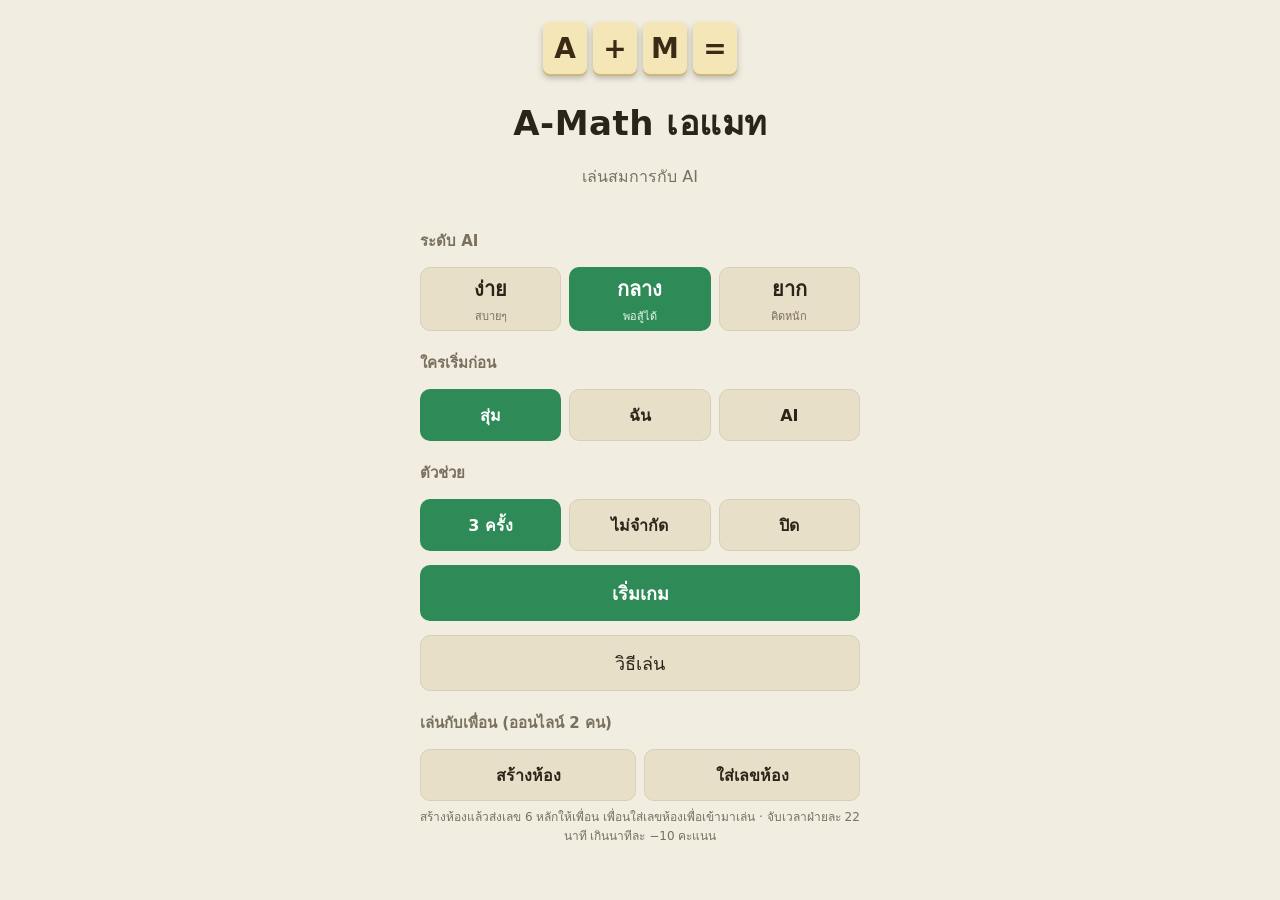
<file: source/amath.html>
<!doctype html>
<html lang="th">
<head>
<meta charset="utf-8">
<meta name="viewport" content="width=device-width, initial-scale=1, maximum-scale=1, user-scalable=no, viewport-fit=cover">
<meta name="theme-color" content="#1f4d3a">
<title>A-Math เอแมท</title>
<link rel="preconnect" href="https://fonts.googleapis.com">
<link rel="preconnect" href="https://fonts.gstatic.com" crossorigin>
<link rel="stylesheet" href="https://fonts.googleapis.com/css2?family=Bricolage+Grotesque:opsz,wght@12..96,800&display=swap">
<script>
/* ดอกไม้ไฟกระดาษ (เฉลิมฉลองตอนชนะ) */
window.Confetti=(function(){
  var cv,cx,parts=[],raf=0,t0=0;
  function loop(ts){
    if(!t0)t0=ts;var dt=Math.min(32,ts-(loop.l||ts));loop.l=ts;
    cx.clearRect(0,0,cv.width,cv.height);
    parts.forEach(function(p){
      p.vy+=0.0016*dt*dpr();p.x+=p.vx*dt;p.y+=p.vy*dt;p.vx*=0.995;p.r+=p.vr*dt;
      cx.save();cx.translate(p.x,p.y);cx.rotate(p.r);cx.fillStyle=p.c;cx.globalAlpha=Math.max(0,Math.min(1,(2600-(ts-t0))/700));
      cx.fillRect(-p.w/2,-p.h/2,p.w,p.h);cx.restore();
    });
    if(ts-t0<2600)raf=requestAnimationFrame(loop);else stop();
  }
  function dpr(){return window.devicePixelRatio||1;}
  function stop(){cancelAnimationFrame(raf);raf=0;if(cv&&cv.parentNode)cv.parentNode.removeChild(cv);cv=null;parts=[];t0=0;loop.l=0;}
  function burst(colors){
    try{
      if(window.matchMedia&&matchMedia('(prefers-reduced-motion: reduce)').matches)return;
      stop();colors=colors||['#ffcf5a','#2f9e6a','#2a9cc2','#ff917c','#f3eee1'];
      cv=document.createElement('canvas');cv.setAttribute('aria-hidden','true');cv.style.cssText='position:fixed;left:0;top:0;width:100%;height:100%;pointer-events:none;z-index:90';
      cv.width=innerWidth*dpr();cv.height=innerHeight*dpr();document.body.appendChild(cv);cx=cv.getContext('2d');
      var d=dpr(),W=cv.width;
      for(var i=0;i<130;i++){
        var side=i%2?0.15:0.85,a=(Math.random()*0.9+0.15)*Math.PI*(side<0.5?-0.55:-0.45)-Math.random()*0.3;
        var sp=(0.5+Math.random()*0.9)*d;
        parts.push({x:W*side,y:cv.height*0.78,vx:Math.cos(a)*sp*(side<0.5?1:-1)*(0.6+Math.random()),vy:-(0.8+Math.random()*0.9)*d*1.2,w:(5+Math.random()*6)*d,h:(8+Math.random()*8)*d,r:Math.random()*6,vr:(Math.random()-.5)*0.02,c:colors[i%colors.length]});
      }
      raf=requestAnimationFrame(loop);
    }catch(e){}
  }
  return{burst:burst,stop:stop};
})();
</script>

<style>
/* ===== ตัวแปรสี (แก้ง่ายที่นี่) ===== */
:root{
  --bg:#f2ede1; --panel:#fffaf0; --ink:#2b2418; --muted:#7a705e; --line:#d9cfb8;
  --btn:#e8dfc9; --btn-ink:#2b2418; --primary:#2e8b57; --primary-ink:#fff; --danger:#c0392b; --warn:#d68910; --okc:#1e8449;
  --board-bg:#173a2c; --board:#1f4d3a; --grid:#2e6b52;
  --e3:#d9433b; --e2:#f2a33a; --p3:#3b6fd9; --p2:#6ec1e4; --ctr:#3f7a60;
  --tile:#f5e6b8; --tile-edge:#cdb77a; --tile-ink:#3b2a14; --plus:#14683a; --mul:#6a2c91; --eqc:#a3231b; --blankc:#1b3a8c;
  --ai:#8e44ad; --modal-bg:rgba(0,0,0,.55);
}
@media (prefers-color-scheme: dark){
  :root{ --bg:#101814; --panel:#1a251f; --ink:#ece6d6; --muted:#a39b86; --line:#31423a; --btn:#2a3830; --btn-ink:#ece6d6; --okc:#4cc27f; --danger:#ff7a6b; --warn:#f0b046; --ai:#c9a0dc; }
}
*{box-sizing:border-box;-webkit-tap-highlight-color:transparent}
[hidden]{display:none!important}
html,body{margin:0;height:100%;overflow:hidden;overscroll-behavior:contain;background:var(--bg);color:var(--ink);
  font-family:system-ui,'Noto Sans Thai','Sarabun',sans-serif;-webkit-user-select:none;user-select:none;touch-action:manipulation;-webkit-text-size-adjust:100%}
body{position:fixed;inset:0}
#app{height:100vh;height:100dvh;width:100%;position:relative;overflow:hidden}
button{font:inherit;color:var(--btn-ink);background:var(--btn);border:1px solid var(--line);border-radius:10px;min-height:48px;min-width:48px;padding:0 12px;cursor:pointer;touch-action:manipulation}
button:active:not(:disabled){filter:brightness(.92)}
button:disabled,button.off{opacity:.45;cursor:default}
button.primary{background:var(--primary);color:var(--primary-ink);border-color:transparent;font-weight:700}
button.danger{background:var(--danger);color:#fff;border-color:transparent}
.screen{position:absolute;inset:0}

/* ===== เมนู ===== */
#menu{overflow-y:auto;padding:max(16px,env(safe-area-inset-top)) 16px 24px;display:flex;flex-direction:column;align-items:center;touch-action:pan-y}
#menu .wrap{width:100%;max-width:440px;display:flex;flex-direction:column;gap:14px}
#menu h1{margin:8px 0 0;font-size:34px;text-align:center;letter-spacing:.5px}
#menu .sub{margin:0;text-align:center;color:var(--muted)}
#menu h2{margin:6px 0 0;font-size:15px;color:var(--muted);font-weight:600}
.radios{display:flex;gap:8px}
.radios button{flex:1;min-height:64px;display:flex;flex-direction:column;align-items:center;justify-content:center;gap:2px;font-size:20px;font-weight:700}
.radios button small{font-size:11px;font-weight:400;color:var(--muted)}
.radios button[aria-checked=true]{background:var(--primary);color:#fff;border-color:transparent}
.radios button[aria-checked=true] small{color:#e5f5ea}
.radios.seg button{min-height:52px;font-size:16px}
#menu .big{min-height:56px;font-size:18px}
.logo{display:flex;justify-content:center;gap:6px;margin-top:6px}
.logo i{font-style:normal;width:44px;height:52px;border-radius:7px;background:var(--tile);color:var(--tile-ink);display:flex;align-items:center;justify-content:center;font-size:28px;font-weight:800;box-shadow:0 2px 0 var(--tile-edge),0 4px 6px rgba(0,0,0,.25)}

/* ===== หน้าเกม ===== */
#game{display:grid;grid-template-columns:minmax(0,1fr);grid-template-rows:48px minmax(0,1fr) auto auto auto;
  grid-template-areas:"top" "board" "status" "rack" "btns";padding:env(safe-area-inset-top) env(safe-area-inset-right) env(safe-area-inset-bottom) env(safe-area-inset-left)}
@media (orientation:landscape){
  #game{grid-template-columns:minmax(0,1fr) clamp(360px,40vw,460px);grid-template-rows:48px auto auto auto minmax(0,1fr);
    grid-template-areas:"board top" "board status" "board rack" "board btns" "board ."}
}
#topbar{grid-area:top;display:flex;align-items:center;gap:4px;padding:0 2px;background:var(--panel);border-bottom:1px solid var(--line);height:48px}
#topbar .ib{min-height:48px;min-width:48px;border:0;background:transparent;font-size:22px;padding:0 6px}
#scoreBox{flex:1;display:flex;justify-content:center;gap:8px;font-weight:700;font-size:16px;white-space:nowrap}
#scoreBox span:not(.sep){display:inline-flex;flex-direction:column;align-items:center;line-height:1.15}
.tm{font-size:11px;font-weight:700;color:var(--muted);font-variant-numeric:tabular-nums}
.tm:empty{display:none}
.tm.act{color:var(--primary)}
.tm.warn{color:var(--danger);animation:blink 1s steps(2,jump-none) infinite}
.tm.over{color:var(--danger)}
@keyframes blink{50%{opacity:.55}}
@media (prefers-reduced-motion:reduce){.tm.warn{animation:none}}
#scoreBox .sep{color:var(--muted);font-weight:400}
#scoreBox .cur{color:var(--primary);text-decoration:underline;text-underline-offset:4px}
#bagBox{font-size:13px;color:var(--muted);white-space:nowrap;padding:0 4px}
#boardWrap{grid-area:board;position:relative;overflow:hidden;background:var(--board-bg);touch-action:none;min-height:0;min-width:0}
#grid{position:absolute;left:0;top:0;width:660px;height:660px;display:grid;grid-template-columns:repeat(15,44px);grid-template-rows:repeat(15,44px);transform-origin:0 0;background:var(--board)}
#grid.anim{transition:transform .22s ease}
.c{position:relative;width:44px;height:44px;border:1px solid var(--grid);background:var(--board);overflow:visible}
.c.E3{background:var(--e3)} .c.E2{background:var(--e2)} .c.P3{background:var(--p3)} .c.P2{background:var(--p2)} .c.ctr{background:var(--ctr)}
.c .pl{position:absolute;inset:0;display:flex;align-items:center;justify-content:center;font-size:11px;font-weight:800;color:#fff;letter-spacing:-.3px;pointer-events:none;text-shadow:0 1px 1px rgba(0,0,0,.35)}
.c.E2 .pl,.c.P2 .pl{color:#1b1b1b;text-shadow:none}
.c.ctr .pl{font-size:24px}
#grid.fit .pl{font-size:17px} #grid.fit .pl i{display:none} #grid.fit .c.ctr .pl{font-size:30px}
.c.hov{outline:3px solid #fff;outline-offset:-3px;z-index:3}
.c.badc::after{content:"";position:absolute;inset:0;box-shadow:inset 0 0 0 3px var(--danger);z-index:4;pointer-events:none}
.t{position:absolute;inset:2px;border-radius:6px;background:var(--tile);color:var(--tile-ink);display:flex;align-items:center;justify-content:center;font-weight:800;font-size:23px;box-shadow:0 1px 0 var(--tile-edge)}
.t .pt{position:absolute;right:3px;bottom:1px;font-size:9px;font-weight:700;color:#6b5a33}
#grid.fit .t .pt{display:none}
.t.plus{color:var(--plus)} .t.mul{color:var(--mul)} .t.eqc{color:var(--eqc)}
.t.blank{background:#efe6c8;border:1.5px dashed #9b8b57;color:var(--blankc)}
.t.pend{inset:1px;box-shadow:0 3px 0 var(--tile-edge),0 5px 8px rgba(0,0,0,.45);border:3px solid var(--warn);z-index:2}
.t.pend.ok{border-color:var(--okc)} .t.pend.bad{border-color:var(--danger)} .t.pend.warn{border-color:var(--warn)}
.t.last{outline:3px solid var(--ai);outline-offset:-1px}
#zoomBtns{position:absolute;right:6px;bottom:6px;display:flex;flex-direction:column;gap:6px;z-index:6}
#zoomBtns button{background:rgba(255,250,240,.92);border-color:rgba(0,0,0,.25);font-size:22px;font-weight:700;padding:0;min-width:48px;min-height:48px;color:#2b2418}
#zoomBtns #zFit{font-size:12px;font-weight:600}
#tileBar{position:absolute;z-index:7;display:flex;gap:4px;background:var(--panel);border:1px solid var(--line);border-radius:12px;padding:3px;box-shadow:0 4px 12px rgba(0,0,0,.4)}
#tileBar button{min-height:48px;font-size:14px}
#status{grid-area:status;min-height:56px;max-height:64px;padding:6px 10px;display:flex;align-items:center;font-size:15px;line-height:1.3;background:var(--panel);border-top:1px solid var(--line);overflow:hidden}
#status .in{width:100%;overflow:hidden;display:-webkit-box;-webkit-line-clamp:2;-webkit-box-orient:vertical}
#status .ok{color:var(--okc)} #status .bad{color:var(--danger)} #status .gray{color:var(--muted)} #status b{font-weight:800}
.spin{display:inline-block;width:16px;height:16px;border:3px solid var(--line);border-top-color:var(--ai);border-radius:50%;animation:sp .8s linear infinite;vertical-align:-3px;margin-right:6px}
@keyframes sp{to{transform:rotate(360deg)}}
#rackArea{grid-area:rack;background:var(--panel);padding:4px 6px 2px}
#rack{display:flex;gap:3px;justify-content:center}
.slot{flex:1 1 0;min-width:0;max-width:56px;height:52px;border-radius:7px;outline:1px dashed var(--line);outline-offset:-1px;position:relative}
.slot.empty{background:rgba(0,0,0,.05)}
.rt{position:absolute;inset:0;border-radius:7px;background:var(--tile);color:var(--tile-ink);display:flex;align-items:center;justify-content:center;font-weight:800;font-size:22px;box-shadow:0 1px 0 var(--tile-edge),0 2px 4px rgba(0,0,0,.3);touch-action:none;cursor:grab}
.rt .pt{position:absolute;right:3px;bottom:1px;font-size:9px;font-weight:700;color:#6b5a33}
.rt.plus{color:var(--plus)} .rt.mul{color:var(--mul)} .rt.eqc{color:var(--eqc)}
.rt.pair{font-size:15px;letter-spacing:-1px}
.rt.blank{background:#efe6c8;border:1.5px dashed #9b8b57;color:var(--blankc)}
.rt.sel{transform:translateY(-7px);outline:3px solid var(--primary);box-shadow:0 6px 8px rgba(0,0,0,.4);z-index:2}
.rt.exs{transform:translateY(-7px);outline:3px solid var(--danger);z-index:2}
#rack.dim .rt{filter:grayscale(1);opacity:.55}
#btnRow{grid-area:btns;display:flex;gap:4px;padding:4px 6px 6px;background:var(--panel)}
#btnRow button{flex:1 1 0;min-width:48px;min-height:48px;padding:0 2px;font-size:14px}
#btnRow #bOk{flex:2;font-size:17px}
#btnRow #bHint{flex:1.7;display:flex;flex-direction:column;align-items:center;justify-content:center;gap:0;line-height:1.15;font-size:11px;font-weight:600;padding:0 1px;white-space:nowrap}
#btnRow #bHint i{font-style:normal;font-size:16px;line-height:1}
.c.hintc::before{content:attr(data-arrow);position:absolute;inset:0;z-index:5;display:flex;align-items:center;justify-content:center;background:rgba(255,212,0,.62);box-shadow:inset 0 0 0 3px #ffd400;color:#1b1b1b;font-size:22px;font-weight:900;pointer-events:none;animation:hp 1s ease-in-out infinite}
#grid.fit .c.hintc::before{font-size:15px}
@keyframes hp{50%{background:rgba(255,212,0,.25)}}
@keyframes pop{0%{transform:scale(1.55);opacity:.15}60%{transform:scale(.92);opacity:1}100%{transform:scale(1)}}
.t.pop{animation:pop .24s ease-out}
@media (prefers-reduced-motion:reduce){.t.pop,.c.hintc::before{animation:none}}
.hbadge{display:inline-block;margin:2px 0 8px;padding:3px 10px;border-radius:12px;background:rgba(255,212,0,.28);border:1px solid #d4b400;font-size:14px;font-weight:700}
.hint-opts{margin:4px 0 0;padding:0;list-style:none}
.hint-opts li{padding:5px 0}
#ghost{position:fixed;z-index:50;pointer-events:none;width:46px;height:54px;border-radius:7px;background:var(--tile);color:var(--tile-ink);display:flex;align-items:center;justify-content:center;font-weight:800;font-size:22px;box-shadow:0 8px 14px rgba(0,0,0,.5);opacity:.95;transform:translate(-50%,-50%)}
#ghost.plus{color:var(--plus)} #ghost.mul{color:var(--mul)} #ghost.eqc{color:var(--eqc)} #ghost.pair{font-size:15px}
#toast{position:fixed;left:50%;bottom:140px;transform:translateX(-50%);background:rgba(20,20,20,.9);color:#fff;padding:10px 16px;border-radius:20px;font-size:14px;z-index:90;max-width:88vw;text-align:center;pointer-events:none;opacity:0;transition:opacity .2s}
#toast.show{opacity:1}
#toast.top{top:64px;bottom:auto}

/* ===== โมดัล / ลิ้นชัก ===== */
.mbg{position:fixed;inset:0;background:var(--modal-bg);z-index:68;display:flex;align-items:center;justify-content:center;padding:12px;touch-action:none}
.mbg.sheet{align-items:flex-end;padding:0}
.modal{background:var(--panel);color:var(--ink);border-radius:16px;width:100%;max-width:460px;max-height:90vh;max-height:90dvh;display:flex;flex-direction:column;box-shadow:0 10px 30px rgba(0,0,0,.5)}
.sheet .modal{border-radius:16px 16px 0 0;max-width:520px;padding-bottom:env(safe-area-inset-bottom)}
.mh{display:flex;align-items:center;justify-content:space-between;padding:4px 4px 0 16px;min-height:52px}
.mh h3{margin:0;font-size:18px}
.mh .x{border:0;background:transparent;font-size:22px}
.mb{padding:4px 16px 12px;overflow-y:auto;touch-action:pan-y;font-size:15px;line-height:1.55;-webkit-user-select:text;user-select:text}
.mb h4{margin:12px 0 2px;font-size:15px}
.mb p{margin:4px 0}
.mb code{background:rgba(0,0,0,.08);padding:1px 5px;border-radius:4px}
.mf{display:flex;gap:8px;padding:8px 16px 14px;flex-wrap:wrap}
.mf button{flex:1 1 120px}
.symgrid{display:grid;grid-template-columns:repeat(6,1fr);gap:6px}
.symgrid button{font-size:20px;font-weight:700}
.symbig{display:flex;gap:10px}
.symbig button{flex:1;min-height:72px;font-size:34px;font-weight:800}
.hl{list-style:none;margin:0;padding:0}
.hl li{padding:9px 2px;border-bottom:1px solid var(--line);font-size:14px}
.hl li b{float:right;margin-left:8px}
.hl li.ai{color:var(--ai)}
table.fin{width:100%;border-collapse:collapse;font-size:15px}
table.fin th,table.fin td{padding:6px 4px;text-align:center;border-bottom:1px solid var(--line)}
table.fin td:first-child,table.fin th:first-child{text-align:left}
.win{font-size:24px;font-weight:800;text-align:center;margin:6px 0 10px}
.taunt{margin:2px 0 10px;padding:12px 14px;border-radius:14px;background:rgba(142,68,173,.14);border:2px solid var(--ai);color:var(--ai);font-size:20px;font-weight:800;text-align:center;line-height:1.35;animation:tshake .5s ease-out}
.lossby{margin:0 0 8px;text-align:center;font-weight:700;color:var(--danger)}
.statl{margin:10px 0 0;text-align:center;font-weight:700}
.statd{margin:2px 0 0;text-align:center;font-size:12px;color:var(--muted)}
@keyframes tshake{0%{transform:scale(.7) rotate(-3deg);opacity:0}40%{transform:scale(1.06) rotate(2deg);opacity:1}60%{transform:rotate(-2deg)}80%{transform:rotate(1deg)}100%{transform:none}}
@media (prefers-reduced-motion:reduce){.taunt{animation:none}}
input{font:inherit}
.codebig{font-size:40px;font-weight:800;letter-spacing:.18em;text-align:center;margin:6px 0;padding:10px 0 10px .18em;border-radius:14px;background:var(--btn);border:2px dashed var(--line);user-select:text;-webkit-user-select:text;font-variant-numeric:tabular-nums}
.codein{width:100%;box-sizing:border-box;min-height:56px;font-size:30px;font-weight:800;letter-spacing:.18em;text-align:center;border-radius:12px;border:2px solid var(--line);background:var(--btn);color:var(--btn-ink);user-select:text;-webkit-user-select:text}
.joinmsg{min-height:20px;margin:8px 0 0;text-align:center;font-size:14px;color:var(--muted)}
.joinmsg.err{color:var(--danger);font-weight:700}
.specnote{flex:1;text-align:center;padding:12px 8px;font-size:14px;color:var(--muted)}
.lbl2{margin:12px 0 4px;font-size:13px;font-weight:700;color:var(--muted)}
.rolechips{display:flex;gap:8px}
.rolechips button{flex:1;padding:8px 10px;border-radius:999px;border:1.5px solid var(--line);background:var(--btn);color:var(--btn-ink);font:inherit;font-weight:700}
.rolechips button[aria-pressed=true]{background:var(--primary);border-color:var(--primary);color:var(--primary-ink)}
.plist{list-style:none;margin:0;padding:0;display:flex;flex-direction:column;gap:6px}
.plist li{display:flex;justify-content:space-between;align-items:center;gap:8px;padding:8px 12px;border-radius:10px;background:var(--btn);border:1.5px solid var(--line);font-weight:700}
.plist li em{font-style:normal;font-size:12px;color:var(--primary)}
.plist li.empty{opacity:.6;font-weight:400;border-style:dashed}
.lbtns{display:flex;gap:8px;margin-top:12px}.lbtns button{flex:1}
.rbtn{width:100%;margin-top:8px}
#menu .stat{margin:0;text-align:center;font-weight:700}
#menu .statd{margin:-8px 0 0}
/* จอเตี้ย (แนวนอนบนมือถือ): ย่อโมดัลให้เห็นผลจบเกมครบโดยไม่ต้องเลื่อน */
@media (max-height:480px){
  .codebig{font-size:30px;margin:2px 0;padding:4px 0 4px .18em}
  .modal{max-height:96vh;max-height:96dvh;max-width:560px}
  .mh{min-height:40px}
  .mb{padding:2px 16px 4px;line-height:1.35;font-size:14px}
  .win{font-size:18px;margin:0 0 4px}
  .taunt{font-size:17px;padding:7px 10px;margin:0 0 6px}
  .lossby{margin:0 0 4px;font-size:14px}
  table.fin{font-size:13px}
  table.fin th,table.fin td{padding:3px 4px}
  .statl{margin:6px 0 0}
  .mf{padding:4px 16px 8px}

/* ---- polish v2 ---- */
#menu{background:radial-gradient(130% 50% at 50% -6%,rgba(46,139,87,.30),transparent 62%),var(--bg)}
#menu h1{font-family:'Bricolage Grotesque','Noto Sans Thai',system-ui,sans-serif;font-weight:800;font-size:40px;line-height:1.05}
.logo i{animation:drop .55s cubic-bezier(.2,1.5,.4,1) both;box-shadow:0 3px 0 var(--tile-edge),0 8px 14px rgba(0,0,0,.18)}
.logo i:nth-child(2){animation-delay:.07s}.logo i:nth-child(3){animation-delay:.14s}.logo i:nth-child(4){animation-delay:.21s}
@keyframes drop{from{transform:translateY(-22px) rotate(-8deg);opacity:0}}
.radios button{box-shadow:0 2px 0 rgba(0,0,0,.14);transition:transform .1s,box-shadow .1s,background .15s}
.radios button:active:not(:disabled){transform:translateY(2px);box-shadow:none;filter:none}
.radios button[aria-checked=true]{box-shadow:0 2px 0 rgba(0,0,0,.25),0 8px 18px rgba(46,139,87,.35)}
#menu .big.primary{background:linear-gradient(180deg,#3aa96b,#2a7f4f);box-shadow:0 3px 0 #1c5a38,0 12px 24px rgba(46,139,87,.35);font-size:20px;min-height:60px;transition:transform .08s,box-shadow .08s}
#menu .big.primary:active{transform:translateY(2px);box-shadow:0 1px 0 #1c5a38;filter:none}
#menu .big:not(.primary){box-shadow:0 2px 0 rgba(0,0,0,.1)}
#topbar{box-shadow:0 3px 12px rgba(0,0,0,.10);position:relative;z-index:2}
#btnRow button{border-radius:12px;box-shadow:0 2px 0 rgba(0,0,0,.14)}
#btnRow #bOk:not(:disabled){background:linear-gradient(180deg,#3aa96b,#2a7f4f);box-shadow:0 2px 0 #1c5a38}
#rackArea{box-shadow:0 -8px 18px rgba(0,0,0,.06);position:relative}
@media (prefers-reduced-motion:reduce){.logo i{animation:none}}
</style>
<!--EMO-START-->
<script>
/* ===== อิโมจิ/สติกเกอร์ในเกม: ปุ่มลอย + ถาดเลือก + ข้อความลอยของทุกคน + บอทส่งสติกเกอร์กวนๆ ===== */
(function(){
'use strict';
var SHEET='[data-uri]';
var NAMES=['ดีใจ','ร้องไห้','ขำก๊าก','เขิน','ตกใจ','รักเลย','ง่วง','งง','โกรธ','แลบลิ้น','เหงื่อตก','เท่','ใจสลาย','ยิ้มแป้น','เมา','อายจัง'];
var TAUNT=[9,11,2,8,6,7,13,14],SAD=[1,12,10,15],WOW=[4,5,3];
var place=function(){},put=function(b,x,y){var W=innerWidth,H=innerHeight;x=Math.max(4,Math.min(W-52,x));y=Math.max(4,Math.min(H-52,y));b.style.left=x+'px';b.style.top=y+'px';b.style.right='auto';b.style.bottom='auto';};
var o={send:null,bot:false,pos:null},saved=false,PK='em.pos.v1:'+location.pathname,on=false,els=null,last=0,seen={},timers=[];
function css(){
  var s=document.createElement('style');
  s.textContent='.emi{display:inline-block;background-image:url('+SHEET+');background-repeat:no-repeat;flex:none}'+
  '#emBtn{position:fixed;right:12px;bottom:calc(12px + env(safe-area-inset-bottom,0px));z-index:65;touch-action:none;user-select:none;-webkit-user-select:none;width:44px;height:44px;border-radius:50%;border:2px solid rgba(255,255,255,.55);background:#2a3b4b;box-shadow:0 3px 10px rgba(0,0,0,.35);padding:0;display:grid;place-items:center;cursor:pointer;touch-action:manipulation}'+
  '#emBtn:active{transform:scale(.92)}#emBtn[hidden],#emTray[hidden]{display:none!important}'+
  '#emTray{position:fixed;z-index:66;background:#17222d;border:1px solid #2a3b4b;border-radius:16px;padding:8px;box-shadow:0 8px 24px rgba(0,0,0,.45);display:grid;grid-template-columns:repeat(4,56px);gap:4px}'+
  '#emTray button{width:56px;height:56px;border:0;border-radius:12px;background:transparent;padding:0;display:grid;place-items:center;cursor:pointer}'+
  '#emTray small{grid-column:1/-1;text-align:center;color:#8aa0b2;font:12px Sarabun,system-ui,sans-serif;padding:2px 0 0}'+
  '#emTray button:hover,#emTray button:focus-visible{background:rgba(255,255,255,.12);outline:none}#emTray button:active{transform:scale(.9)}'+
  '#emTray button[disabled]{opacity:.4}'+
  '#emFeed{position:fixed;z-index:80;display:flex;flex-direction:column;gap:6px;align-items:flex-end;pointer-events:none}'+
  '.emf{display:flex;flex-direction:column;align-items:center;gap:2px;animation:emPop .35s cubic-bezier(.2,1.6,.4,1) both,emOut .4s ease 2.6s forwards}'+
  '.emf span{font:700 12px/1.2 Sarabun,system-ui,sans-serif;color:#fff;background:rgba(10,16,24,.78);border-radius:99px;padding:2px 9px;max-width:130px;overflow:hidden;text-overflow:ellipsis;white-space:nowrap}'+
  '.emf.me span{background:rgba(255,207,90,.92);color:#2a2007}'+
  '@keyframes emPop{from{transform:scale(.2) rotate(-12deg);opacity:0}to{transform:none;opacity:1}}@keyframes emOut{to{opacity:0;transform:translateY(-14px)}}'+
  '@media (prefers-reduced-motion:reduce){.emf{animation:emOut .4s ease 2.6s forwards}}';
  document.head.appendChild(s);
}
function sp(i,sz){var c=i%4,r=(i/4)|0;return'<i class="emi" style="width:'+sz+'px;height:'+sz+'px;background-size:'+sz*4+'px '+sz*4+'px;background-position:-'+c*sz+'px -'+r*sz+'px"></i>';}
function ui(){
  if(els)return els;
  css();
  var f=document.createElement('div');f.id='emFeed';f.setAttribute('aria-live','polite');
  var b=document.createElement('button');b.id='emBtn';b.type='button';b.hidden=!on;b.setAttribute('aria-label','ส่งอิโมจิ');b.innerHTML=sp(0,36);
  var t=document.createElement('div');t.id='emTray';t.hidden=true;t.setAttribute('role','menu');
  t.innerHTML=NAMES.map(function(n,i){return'<button type="button" data-i="'+i+'" title="'+n+'" aria-label="'+n+'">'+sp(i,48)+'</button>';}).join('')+'<small>ลากปุ่มเพื่อย้ายตำแหน่งได้</small>';
  document.body.appendChild(f);document.body.appendChild(t);document.body.appendChild(b);
  var drag=null;
  try{var sp0=JSON.parse(localStorage.getItem(PK)||'null');if(sp0){put(b,sp0.x,sp0.y);saved=true;}}catch(x){}
  b.addEventListener('pointerdown',function(e){var r=b.getBoundingClientRect();drag={x:e.clientX,y:e.clientY,l:r.left,t:r.top,m:false};try{b.setPointerCapture(e.pointerId);}catch(x){}});
  b.addEventListener('pointermove',function(e){if(!drag)return;var dx=e.clientX-drag.x,dy=e.clientY-drag.y;if(!drag.m&&Math.hypot(dx,dy)>8)drag.m=true;if(drag.m){put(b,drag.l+dx,drag.t+dy);t.hidden=true;place();}});
  b.addEventListener('pointerup',function(){if(!drag)return;var m=drag.m;drag=null;if(m){var r=b.getBoundingClientRect();try{localStorage.setItem(PK,JSON.stringify({x:r.left,y:r.top}));saved=true;}catch(x){}return;}t.hidden=!t.hidden;if(!t.hidden)place();});
  b.addEventListener('pointercancel',function(){drag=null;});
  b.addEventListener('keydown',function(e){if(e.key==='Enter'||e.key===' '){e.preventDefault();t.hidden=!t.hidden;if(!t.hidden)place();}});
  addEventListener('resize',function(){var r=b.getBoundingClientRect();put(b,r.left,r.top);place();});
  place=function(){
    var r=b.getBoundingClientRect(),W=innerWidth,H=innerHeight,right=Math.max(6,W-r.right);
    t.style.right=right+'px';f.style.right=right+'px';
    if(r.top>340){t.style.bottom=(H-r.top+8)+'px';t.style.top='auto';}else{t.style.top=(r.bottom+8)+'px';t.style.bottom='auto';}
    if(r.top>190){f.style.bottom=(H-r.top+8)+'px';f.style.top='auto';f.style.flexDirection='column';}else{f.style.top=(r.bottom+8)+'px';f.style.bottom='auto';f.style.flexDirection='column-reverse';}
  };
  place();
  t.onclick=function(e){var x=e.target.closest('button');if(!x||x.disabled)return;send(+x.dataset.i);};
  document.addEventListener('click',function(e){if(!t.hidden&&!t.contains(e.target)&&e.target!==b&&!b.contains(e.target))t.hidden=true;});
  return(els={feed:f,btn:b,tray:t});
}
function show(i,name,mine){
  var e=ui();place();var d=document.createElement('div');d.className='emf'+(mine?' me':'');
  d.innerHTML=sp(i,76)+'<span></span>';d.lastChild.textContent=name||'';
  e.feed.appendChild(d);while(e.feed.children.length>4)e.feed.removeChild(e.feed.firstChild);
  setTimeout(function(){if(d.parentNode)d.parentNode.removeChild(d);},3100);
}
function send(i){
  var now=Date.now();if(now-last<1500)return;last=now;
  var e=ui();e.tray.hidden=true;
  var btns=e.tray.querySelectorAll('button');for(var k=0;k<btns.length;k++)btns[k].disabled=true;
  setTimeout(function(){for(var k=0;k<btns.length;k++)btns[k].disabled=false;},1500);
  show(i,'คุณ',true);
  try{if(o.send)o.send({i:i,n:now});}catch(x){}
  if(o.bot&&Math.random()<.6)botLater(700+Math.random()*900);
}
function pick(a){return a[(Math.random()*a.length)|0];}
function botLater(ms,list){later(function(){show(pick(list||TAUNT),'บอท');},ms);}
function later(fn,ms){var t=setTimeout(fn,ms);timers.push(t);}
window.EM={
  init:function(c){o.send=c.send||null;o.bot=!!c.bot;if(c.pos)o.pos=c.pos;},
  enable:function(v){on=!!v;var e=ui();e.btn.hidden=!on;if(!on){e.tray.hidden=true;}else{if(!saved&&o.pos){var st=e.btn.style;st.left='auto';st.top='auto';st.right='12px';st.bottom='auto';for(var k in o.pos)st[k]=o.pos[k];}place();}},
  show:show,
  /* รับสติกเกอร์ของคนอื่นจาก presence: peers = {peerId: presence} */
  onPeers:function(peers,meId,nameFn){
    for(var id in peers){
      if(id===meId)continue;var em=peers[id]&&peers[id].em,ok=em&&typeof em.i==='number'&&em.i>=0&&em.i<16&&typeof em.n==='number';
      if(!(id in seen)){seen[id]=ok?em.n:0;continue;}
      if(!ok||seen[id]===em.n)continue;
      seen[id]=em.n;show(em.i,nameFn?nameFn(id):'',false);
    }
  },
  reset:function(){seen={};},
  /* บอท: ส่งสติกเกอร์กวนๆ แบบสุ่ม — p = โอกาส (0–1), kind = 'taunt'|'sad'|'wow' */
  botMaybe:function(p,kind){
    if(!on||Math.random()>=p)return;
    botLater(500+Math.random()*900,kind==='sad'?SAD:kind==='wow'?WOW:TAUNT);
  },
  TAUNT:TAUNT,SAD:SAD,WOW:WOW
};
})();
</script>
<!--EMO-END-->
<!--BGM-START-->
<script>
/* ===== BGM: เพลงพื้นหลังสังเคราะห์ด้วย WebAudio + แผงตั้งค่า (ไม่ใช้ไฟล์เสียง) =====
   BGM.init({game, inGame:()=>bool, menuBtn:'css selector ของปุ่มเมนูในเกม'})
   - กดปุ่มเมนูในเกม → เปิดแผงเมนู (ตั้งค่าเสียง + เล่นต่อ + กลับเมนูหลัก) แทนการออกทันที
   - เพลงเล่นเฉพาะตอน inGame() เป็นจริง (หน้าเมนู/ล็อบบี้เงียบ)
   - ตั้งค่า (ระดับเสียง/เปิด-ปิด) เก็บใน localStorage 'bgm.v1' ใช้ร่วมกันทุกเกม */
(function () {
  'use strict';
  var KEY = 'bgm.v1';
  var st = { v: 0.5, m: false, fs: true }; /* fs: เข้าเกมแล้วขยายเต็มหน้าจออัตโนมัติ (ปิดได้ในเมนู) */
  try { var j = JSON.parse(localStorage.getItem(KEY) || 'null'); if (j) { if (typeof j.v === 'number') st.v = Math.min(1, Math.max(0, j.v)); st.m = !!j.m; if (typeof j.fs === 'boolean') st.fs = j.fs; } } catch (e) {}
  function save() { try { localStorage.setItem(KEY, JSON.stringify(st)); } catch (e) {} }

  /* ---------- แต่งเพลง (กำหนดแน่นอนจาก seed จึงวนซ้ำเหมือนเดิมทุกครั้ง) ---------- */
  var PROGS = {
    A: [[0, 0], [9, 1], [5, 0], [7, 0], [0, 0], [9, 1], [5, 0], [7, 0]],
    B: [[0, 0], [7, 0], [9, 1], [4, 1], [5, 0], [0, 0], [5, 0], [7, 0]],
    C: [[0, 0], [5, 0], [0, 0], [7, 0], [9, 1], [5, 0], [2, 1], [7, 0]]
  };
  var TPL = ['x.xxx.x.', 'x..xx.xx', 'xx.xx.x.', 'x.x.xxx.', 'xxx.x..x', 'x..x..x.', 'x.xx.xx.', 'xx..xx.x'];
  var TRACKS = {
    amath:    { bpm: 108, key: 0,  seed: 11, prog: 'A', swing: 0.14 },
    sudoku:   { bpm: 96,  key: 7,  seed: 23, prog: 'B', swing: 0.10 },
    game24:   { bpm: 120, key: 2,  seed: 37, prog: 'C', swing: 0.16 },
    chess:    { bpm: 100, key: 5,  seed: 41, prog: 'B', swing: 0.08 },
    checkers: { bpm: 112, key: 10, seed: 53, prog: 'A', swing: 0.14 }
  };
  var PENTA = [0, 2, 4, 7, 9];
  function mulberry(a) { return function () { a |= 0; a = a + 0x6D2B79F5 | 0; var t = Math.imul(a ^ a >>> 15, 1 | a); t = t + Math.imul(t ^ t >>> 7, 61 | t) ^ t; return ((t ^ t >>> 14) >>> 0) / 4294967296; }; }
  function compose(T) {
    var rnd = mulberry(T.seed), prog = PROGS[T.prog], ladder = [], i, o;
    for (o = 0; o < 3; o++) for (i = 0; i < 5; i++) ladder.push(T.key + 60 + o * 12 + PENTA[i]);
    var pick = []; var pool = TPL.slice();
    while (pick.length < 6) pick.push(pool.splice(Math.floor(rnd() * pool.length), 1)[0]);
    var bars = [], idx = 7, ph, b;
    for (ph = 0; ph < 2; ph++) for (b = 0; b < 8; b++) {
      var ch = prog[b], root = (T.key + ch[0]) % 12, tones = [root, (root + (ch[1] ? 3 : 4)) % 12, (root + 7) % 12];
      var order = ph === 0 ? [0, 1, 0, 2] : [3, 1, 3, 4], tpl = pick[order[b % 4]];
      var lead = [], s;
      for (s = 0; s < 8; s++) {
        if (tpl.charAt(s) !== 'x') continue;
        var strong = s === 0 || s === 4, ni = idx;
        if (strong) {
          var best = -1, bd = 99;
          for (i = 3; i <= 12; i++) { if (tones.indexOf(ladder[i] % 12) < 0) continue; var d = Math.abs(i - idx) + rnd() * 0.6; if (d < bd) { bd = d; best = i; } }
          if (best >= 0) ni = best;
        } else {
          var step = [-2, -1, -1, 1, 1, 2][Math.floor(rnd() * 6)]; ni = Math.min(12, Math.max(3, idx + step));
        }
        idx = ni; lead.push({ s: s, n: ladder[ni] + (ph === 1 && b >= 4 ? 12 : 0) });
      }
      for (i = 0; i < lead.length; i++) { var nx = i + 1 < lead.length ? lead[i + 1].s : 8; lead[i].len = Math.min(3, nx - lead[i].s); }
      bars.push({ root: T.key + ch[0], minor: ch[1], lead: lead });
    }
    return bars;
  }

  /* ---------- เครื่องดนตรีสังเคราะห์ ---------- */
  var mtof = function (m) { return 440 * Math.pow(2, (m - 69) / 12); };
  var noiseBuf = null;
  function mkNoise(c) { var n = c.sampleRate, b = c.createBuffer(1, n, c.sampleRate), d = b.getChannelData(0); for (var i = 0; i < n; i++) d[i] = Math.random() * 2 - 1; return b; }
  function env(c, g, t, a, peak, dur) { g.gain.setValueAtTime(0.0001, t); g.gain.linearRampToValueAtTime(peak, t + a); g.gain.exponentialRampToValueAtTime(0.0001, t + a + dur); }
  function osc(c, type, f, t, t2, dest) { var o = c.createOscillator(); o.type = type; o.frequency.setValueAtTime(f, t); o.connect(dest); o.start(t); o.stop(t + t2); return o; }
  function marimba(c, out, t, m, dur, v) {
    var f = mtof(m), g = c.createGain(), g2 = c.createGain(), L = Math.max(0.28, dur * 1.3);
    env(c, g, t, 0.004, v, L); g.connect(out); osc(c, 'sine', f, t, L + 0.05, g);
    env(c, g2, t, 0.002, v * 0.35, 0.09); g2.connect(out); osc(c, 'sine', f * 4, t, 0.15, g2);
  }
  function pluck(c, out, t, m, v) {
    var g = c.createGain(), lp = c.createBiquadFilter(); lp.type = 'lowpass'; lp.frequency.value = 1700; lp.connect(out);
    env(c, g, t, 0.004, v, 0.2); g.connect(lp); osc(c, 'triangle', mtof(m), t, 0.3, g);
  }
  function bass(c, out, t, m, dur, v) {
    var g = c.createGain(), lp = c.createBiquadFilter(); lp.type = 'lowpass'; lp.frequency.value = 520; lp.connect(out);
    env(c, g, t, 0.012, v, Math.max(0.2, dur)); g.connect(lp); osc(c, 'triangle', mtof(m), t, dur + 0.3, g); osc(c, 'sine', mtof(m) * 2, t, dur + 0.3, g);
  }
  function kick(c, out, t, v) {
    var o = c.createOscillator(), g = c.createGain(); o.frequency.setValueAtTime(130, t); o.frequency.exponentialRampToValueAtTime(42, t + 0.12);
    g.gain.setValueAtTime(v, t); g.gain.exponentialRampToValueAtTime(0.0001, t + 0.2); o.connect(g); g.connect(out); o.start(t); o.stop(t + 0.22);
  }
  function noise(c, out, t, hz, type, dur, v) {
    var s = c.createBufferSource(), f = c.createBiquadFilter(), g = c.createGain(); s.buffer = noiseBuf; f.type = type; f.frequency.value = hz; if (type === 'bandpass') f.Q.value = 0.8;
    g.gain.setValueAtTime(v, t); g.gain.exponentialRampToValueAtTime(0.0001, t + dur); s.connect(f); f.connect(g); g.connect(out); s.start(t, Math.random() * 0.5); s.stop(t + dur + 0.02);
  }
  /* เล่น 1 ช่อง (โน้ตเขบ็ต 1 ชั้น) ของห้องที่ bi */
  function slotAt(c, out, bar, s, t, e) {
    var i, L = bar.lead;
    for (i = 0; i < L.length; i++) if (L[i].s === s) marimba(c, out, t, L[i].n, L[i].len * e, 0.2);
    var r = bar.root, rb = 36 + ((r % 12 + 12) % 12), r5 = rb + 7;
    if (s === 0) bass(c, out, t, rb, e * 3, 0.3);
    else if (s === 4) bass(c, out, t, r5 - 12 + 12, e * 1.6, 0.24);
    else if (s === 6) bass(c, out, t, rb, e * 1.2, 0.2);
    if (s % 2 === 1) { var cr = 60 + (r % 12 + 12) % 12 - 12; pluck(c, out, t, cr, 0.06); pluck(c, out, t, cr + (bar.minor ? 3 : 4), 0.05); pluck(c, out, t, cr + 7, 0.05); }
    if (s === 0 || s === 4) kick(c, out, t, 0.34);
    if (s === 2 || s === 6) noise(c, out, t, 1900, 'bandpass', 0.1, 0.09);
    noise(c, out, t, 7500, 'highpass', 0.035, s % 2 ? 0.055 : 0.032);
  }

  /* ---------- ตัวเล่น ---------- */
  var cfg = null, T = null, song = null, ctx = null, master = null, comp = null;
  var want = false, timer = null, nextT = 0, slot = 0, bi = 0, base = 0, eighth = 0.28, offT = null;
  function ensureCtx() {
    if (ctx) return ctx;
    var AC = window.AudioContext || window.webkitAudioContext; if (!AC) return null;
    try { ctx = new AC(); } catch (e) { ctx = null; return null; }
    master = ctx.createGain(); master.gain.value = 0; comp = ctx.createDynamicsCompressor(); comp.threshold.value = -16; comp.ratio.value = 4;
    comp.connect(master); master.connect(ctx.destination); noiseBuf = mkNoise(ctx);
    try { ctx.onstatechange = function () { if (want && ctx.state !== 'running') { try { ctx.resume(); } catch (e) {} } }; } catch (e) {}
    return ctx;
  }
  /* iPhone/iPad: Web Audio ถูกปิดเสียงเมื่อเปิดสวิตช์โหมดเงียบ + ต้องปลดล็อกด้วยการแตะ
     วิธีแก้: ตั้ง audio session เป็น playback และเล่นไฟล์เสียงเงียบวนลูปผ่านแท็ก <audio> (ช่องทางสื่อ) */
  var keep = null;
  function silentWav() {
    var n = 8000, b = new ArrayBuffer(44 + n * 2), v = new DataView(b), i, w = function (o, t) { for (var k = 0; k < t.length; k++) v.setUint8(o + k, t.charCodeAt(k)); };
    w(0, 'RIFF'); v.setUint32(4, 36 + n * 2, true); w(8, 'WAVE'); w(12, 'fmt '); v.setUint32(16, 16, true); v.setUint16(20, 1, true); v.setUint16(22, 1, true);
    v.setUint32(24, 8000, true); v.setUint32(28, 16000, true); v.setUint16(32, 2, true); v.setUint16(34, 16, true); w(36, 'data'); v.setUint32(40, n * 2, true);
    return URL.createObjectURL(new Blob([b], { type: 'audio/wav' }));
  }
  function mediaUnlock() {
    try { if (navigator.audioSession) navigator.audioSession.type = 'playback'; } catch (e) {}
    try {
      if (!keep) {
        keep = document.createElement('audio'); keep.src = silentWav(); keep.loop = true; keep.preload = 'auto'; keep.setAttribute('playsinline', ''); keep.setAttribute('aria-hidden', 'true'); keep.style.display = 'none'; keep.volume = 0.01;
        document.body.appendChild(keep);
      }
      if (keep.paused) { var pr = keep.play(); if (pr && pr.catch) pr.catch(function () {}); }
    } catch (e) {}
  }
  /* เสียง "ติ๊ง" สั้นๆ เมื่อปรับระดับเสียง/เปิดเสียง ให้รู้ว่าเสียงทำงาน */
  function blip() {
    if (!ctx || ctx.state !== 'running' || !comp) return;
    var t = ctx.currentTime + 0.02; marimba(ctx, comp, t, 84, 0.2, 0.22); marimba(ctx, comp, t + 0.11, 91, 0.25, 0.2);
  }
  var hinted = false, hintT = 0;
  function hint() {
    if (hinted || !want) return;
    if (ctx && ctx.state === 'running') return;
    if (!hintT) hintT = Date.now(); else if (Date.now() - hintT > 1400) {
      hinted = true; var d = document.createElement('div');
      d.textContent = '🎵 แตะหน้าจอหนึ่งครั้งเพื่อเปิดเสียงเพลง';
      d.style.cssText = 'position:fixed;left:50%;bottom:24px;transform:translateX(-50%);z-index:101;background:#1e2d3b;color:#eaf0f4;border:1px solid #2a3b4b;border-radius:99px;padding:10px 16px;font:700 14px Sarabun,system-ui,sans-serif;box-shadow:0 8px 24px rgba(0,0,0,.4)';
      document.body.appendChild(d); setTimeout(function () { d.remove(); }, 4500);
    }
  }
  function level() { return st.m ? 0 : st.v * st.v * 0.9; }
  function applyVol(fast) { if (!master) return; master.gain.cancelScheduledValues(ctx.currentTime); master.gain.setTargetAtTime(want ? level() : 0, ctx.currentTime, fast ? 0.03 : 0.35); }
  function tick() {
    if (!ctx || ctx.state !== 'running') { nextT = Math.max(nextT, ctx ? ctx.currentTime + 0.05 : 0); if (ctx) { try { ctx.resume(); } catch (e) {} } hint(); return; }
    hintT = 0;
    var guard = 0;
    while (nextT < ctx.currentTime + 0.18 && guard++ < 64) {
      slotAt(ctx, comp, song[bi], slot, nextT + (slot % 2 ? T.swing * eighth : 0), eighth);
      nextT += eighth; if (++slot >= 8) { slot = 0; bi = (bi + 1) % song.length; }
    }
  }
  function sync() {
    var should = want && !document.hidden;
    if (should) {
      if (!ensureCtx()) return;
      if (offT) { clearTimeout(offT); offT = null; }
      if (ctx.state !== 'running') { try { ctx.resume(); } catch (e) {} }
      if (!timer) { nextT = ctx.currentTime + 0.1; timer = setInterval(tick, 30); }
      applyVol(false);
    } else if (timer && !offT) {
      if (master) master.gain.setTargetAtTime(0, ctx.currentTime, 0.2);
      offT = setTimeout(function () { clearInterval(timer); timer = null; offT = null; }, 900);
    }
  }
  function setWant(b) { if (b === want) return; want = b; sync(); applyFs(false); }
  function unlock() { if (!cfg) return; if (want && st.fs && !fsTried && canFs() && !isFs()) { fsTried = true; reqFs(); } mediaUnlock(); if (!ensureCtx()) return; if (ctx.state !== 'running') { try { ctx.resume(); } catch (e) {} } }

  /* ---------- แผงตั้งค่า ---------- */
  var CSS = '.bgmB{font-family:inherit}html.bgfs #gnav{display:none!important}html.bgfs{--gnh:0px!important}' +
    '.bgmCtl .bgmSub{display:block;font-size:12px;opacity:.65;font-weight:400;margin-top:2px}' +
    '#bgmOv{position:fixed;inset:0;z-index:100;background:rgba(5,10,16,.72);display:flex;align-items:center;justify-content:center;padding:20px;font-family:Sarabun,system-ui,-apple-system,sans-serif}' +
    '#bgmOv[hidden]{display:none}' +
    '#bgmOv .bgmC{background:#1e2d3b;color:#eaf0f4;border:1px solid #2a3b4b;border-radius:16px;padding:18px 18px 20px;width:100%;max-width:340px;display:flex;flex-direction:column;gap:16px;box-shadow:0 18px 50px rgba(0,0,0,.45)}' +
    '#bgmOv .bgmH{display:flex;align-items:center;justify-content:space-between}#bgmOv .bgmH b{font-size:20px}' +
    '#bgmOv button{font:inherit;cursor:pointer}' +
    '#bgmOv .bgmX{width:36px;height:36px;border-radius:10px;border:1px solid #2a3b4b;background:#2a3b4b;color:#eaf0f4;font-size:16px}' +
    '.bgmCtl{display:flex;flex-direction:column;gap:16px;font-family:Sarabun,system-ui,-apple-system,sans-serif;color:inherit;text-align:left}' +
    '.bgmCtl button{font:inherit;cursor:pointer}' +
    '.bgmCtl .bgmRow{display:flex;align-items:center;justify-content:space-between;gap:12px}' +
    '.bgmCtl .bgmSw{min-width:128px;padding:10px 14px;border-radius:99px;border:0;font-weight:700;font-size:15px;background:#ffcf5a;color:#2a2007}' +
    '.bgmCtl .bgmSw[aria-pressed=false]{background:#8a97a3;color:#fff}' +
    '.bgmCtl .bgmL{display:flex;justify-content:space-between;font-size:14px;margin-bottom:6px;opacity:.85}.bgmCtl .bgmL output{font-weight:700;font-variant-numeric:tabular-nums;opacity:1}' +
    '.bgmCtl .bgmS{display:flex;align-items:center;gap:10px}.bgmCtl .bgmS span{font-size:18px}' +
    '.bgmCtl input[type=range]{flex:1;min-width:0;height:36px;accent-color:#e8a317;cursor:pointer;margin:0}' +
    '.bgmCtl .bgmN{margin:0;font-size:12.5px;opacity:.65}' +
    '#bgmOv .bgmA{display:flex;flex-direction:column;gap:8px}' +
    '#bgmOv .bgmGo{padding:12px;border-radius:12px;border:0;background:#ffcf5a;color:#2a2007;font-weight:700;font-size:16px}' +
    '#bgmOv .bgmBk{padding:11px;border-radius:12px;border:1px solid #2a3b4b;background:#2a3b4b;color:#eaf0f4;font-weight:700;font-size:15px}';
  /* เมนูในเกมแบบปุ่มกลม (สไตล์กล่องเกม เหมือนหน้าแรก) */
  var CSS2 =
    '#bgmOv{--pbg:#d9eefb;--pedge:#10202c;--psh:#10202c;--pink:#10202c;--pmut:#52657a;--pcard:#fffdf6;--ptint:#e9eff5;--pbad:#c0392b;--pbadbg:#ffdcd6;--pscrim:rgba(8,18,28,.6);align-items:flex-start;justify-content:center;overflow:auto;background:var(--pscrim);padding:calc(env(safe-area-inset-top,0px) + 12px) 12px calc(env(safe-area-inset-bottom,0px) + 12px);font-family:Sarabun,system-ui,-apple-system,sans-serif}' +
    '@media (prefers-color-scheme:dark){#bgmOv{--pbg:#12303f;--pedge:#eaf0f4;--psh:#050a0e;--pink:#eaf0f4;--pmut:#9fb2c3;--pcard:#1b2b36;--ptint:#24394a;--pbad:#ff917c;--pbadbg:#4a2622;--pscrim:rgba(0,0,0,.65)}}' +
    '#bgmOv .bgmC{margin:auto;width:100%;max-width:400px;background:none;border:0;box-shadow:none;padding:0;gap:14px;color:var(--pink)}' +
    '#bgmOv .bgmCard{background:var(--pcard);border:3px solid var(--pedge);border-radius:26px;box-shadow:0 6px 0 var(--psh);padding:16px;display:flex;flex-direction:column;gap:14px}' +
    '#bgmOv .bgmH{display:flex;align-items:center;justify-content:space-between}' +
    '#bgmOv .bgmH b{font:700 24px Mali,Sarabun,sans-serif}' +
    '#bgmOv .bgmX{width:44px;height:44px;border-radius:50%;border:3px solid var(--pedge);background:var(--pcard);color:var(--pink);box-shadow:0 3px 0 var(--psh);display:grid;place-items:center;padding:0}' +
    '#bgmOv .bgmI{width:1.3em;height:1.3em;flex:none;fill:none;stroke:currentColor;stroke-width:2.2;stroke-linecap:round;stroke-linejoin:round}' +
    '#bgmOv .bgmI.f{fill:currentColor;stroke:none}' +
    '#bgmOv .bgmRd{display:grid;grid-template-columns:repeat(3,1fr);gap:14px 8px}' +
    '#bgmOv .bgmRb{display:flex;flex-direction:column;align-items:center;gap:6px;font:700 15px/1.2 Mali,Sarabun,sans-serif;text-align:center;color:var(--pink);background:none;border:0;padding:0}' +
    '#bgmOv .bgmRb i{display:grid;place-items:center;width:72px;height:72px;border-radius:50%;border:3px solid var(--pedge);box-shadow:0 4px 0 var(--psh);background:var(--c);color:#10202c;font-style:normal}' +
    '#bgmOv .bgmRb i .bgmI{width:30px;height:30px}' +
    '#bgmOv .bgmRb:active i{transform:translateY(2px);box-shadow:0 2px 0 var(--psh)}' +
    '#bgmOv .bgmRb[aria-pressed=false] i{background:var(--ptint);color:var(--pmut)}' +
    '#bgmOv .bgmRb.bad i{background:var(--pbadbg);color:var(--pbad)}' +
    '#bgmOv .bgmSlr{display:flex;align-items:center;gap:10px;color:var(--pink)}' +
    '#bgmOv .bgmSlr input{flex:1;min-width:0;height:36px;accent-color:#e8a317;margin:0}' +
    '#bgmOv .bgmSlr output{min-width:3.4em;text-align:right;font-weight:700;font-variant-numeric:tabular-nums;font-size:15px}' +
    '#bgmOv .bgmGo{display:flex;align-items:center;justify-content:center;gap:8px;min-height:60px;border-radius:999px;border:3px solid var(--pedge);box-shadow:0 4px 0 var(--psh);background:#ffcf5a;color:#2a2007;font:700 22px Mali,Sarabun,sans-serif;width:100%}' +
    '#bgmOv .bgmGo:active{transform:translateY(2px);box-shadow:0 2px 0 var(--psh)}' +
    '#bgmOv .bgmIn{position:absolute;inset:0;z-index:2;display:flex;align-items:center;justify-content:center;padding:18px;background:var(--pscrim);overflow:auto}' +
    '#bgmOv .bgmIn[hidden]{display:none}' +
    '#bgmOv .bgmInC{width:100%;max-width:400px;background:var(--pcard);color:var(--pink);border:3px solid var(--pedge);border-radius:24px;box-shadow:0 6px 0 var(--psh);padding:16px;display:flex;flex-direction:column;gap:12px;max-height:100%;overflow:auto}' +
    '#bgmOv .bgmInC h3{margin:0;font:700 22px Mali,Sarabun,sans-serif}' +
    '#bgmOv .bgmInC ol,#bgmOv .bgmInC ul{margin:0;padding-left:1.2em;display:flex;flex-direction:column;gap:6px;font-size:16px;line-height:1.5}' +
    '#bgmOv .bgmInC p{margin:0;font-size:15px;color:var(--pmut)}' +
    '#bgmOv .bgmTl{display:grid;grid-template-columns:repeat(3,1fr);gap:8px;text-align:center}' +
    '#bgmOv .bgmTl div{background:var(--ptint);border-radius:12px;padding:8px 4px}' +
    '#bgmOv .bgmTl b{display:block;font:700 24px/1.2 Mali,Sarabun,sans-serif;font-variant-numeric:tabular-nums}' +
    '#bgmOv .bgmTl span{font-size:14px;color:var(--pmut)}' +
    '#bgmOv .bgmRows div{display:flex;justify-content:space-between;gap:10px;padding:7px 2px;border-top:1px solid var(--ptint);font-size:15px;font-variant-numeric:tabular-nums}' +
    '#bgmOv .bgmRows div span:last-child{color:var(--pmut);text-align:right}' +
    '#bgmOv .bgmBtn{display:flex;align-items:center;justify-content:center;min-height:52px;border-radius:999px;border:3px solid var(--pedge);box-shadow:0 4px 0 var(--psh);background:#ffcf5a;color:#2a2007;font:700 18px Mali,Sarabun,sans-serif;text-decoration:none;width:100%}' +
    '@media (max-height:520px){#bgmOv .bgmC{max-width:640px;gap:10px}#bgmOv .bgmCard{padding:12px;gap:10px}#bgmOv .bgmRd{grid-template-columns:repeat(6,1fr);gap:8px 4px}#bgmOv .bgmRb{font-size:13px}#bgmOv .bgmRb i{width:52px;height:52px}#bgmOv .bgmRb i .bgmI{width:24px;height:24px}#bgmOv .bgmH b{font-size:20px}#bgmOv .bgmGo{min-height:48px;font-size:19px}}'+
    '#bgmOv button:focus-visible,#bgmOv a:focus-visible{outline:3px solid #1b6dd6;outline-offset:3px}';

  /* ---------- เต็มหน้าจอ: ซ่อนแถบเมนูของเว็บ (ใช้ได้ทุกเครื่อง) + Fullscreen API เมื่อเครื่องรองรับ (iPhone ไม่รองรับ) ---------- */
  var de = document.documentElement, fsOwn = false, fsTried = false;
  function canFs() { return !!(de.requestFullscreen || de.webkitRequestFullscreen) && document.fullscreenEnabled !== false; }
  function isFs() { return !!(document.fullscreenElement || document.webkitFullscreenElement); }
  function reqFs() { try { var f = de.requestFullscreen || de.webkitRequestFullscreen, p = f.call(de, { navigationUI: 'hide' }); if (p && p.catch) p.catch(function () {}); } catch (e) {} }
  function exitFs() { try { fsOwn = true; var f = document.exitFullscreen || document.webkitExitFullscreen; var p = f && f.call(document); if (p && p.catch) p.catch(function () {}); } catch (e) {} setTimeout(function () { fsOwn = false; }, 600); }
  function applyFs(gesture) {
    var on = want && st.fs;
    de.classList.toggle('bgfs', on);
    if (on) { if (gesture && canFs() && !isFs()) { fsTried = true; reqFs(); } }
    else { fsTried = false; if (isFs()) exitFs(); }
    setTimeout(function () { try { window.dispatchEvent(new Event('resize')); } catch (e) {} }, 60);
    setTimeout(function () { try { window.dispatchEvent(new Event('resize')); } catch (e) {} }, 400);
  }
  function onFsChange() { if (!isFs() && !fsOwn && st.fs && want) { st.fs = false; save(); applyFs(false); } } /* กด Esc ออกจากเต็มจอเอง = ปิดโหมดนี้ */
  var cssDone = false;
  function addCss() { if (cssDone) return; cssDone = true; var s = document.createElement('style'); s.textContent = CSS + CSS2; document.head.appendChild(s); }
  /* กล่องควบคุมเสียง (สวิตช์ + แถบเลื่อน) ใช้ในแผงเมนูของ BGM หรือฝังในเมนูของเกมเอง (BGM.controls()) */
  function controls() {
    addCss();
    var d = document.createElement('div'); d.className = 'bgmCtl';
    d.innerHTML = '<div class="bgmRow"><span>🎵 เพลงประกอบ</span><button type="button" class="bgmSw"></button></div>' +
      '<div><div class="bgmL"><label>ระดับเสียง</label><output></output></div><div class="bgmS"><span aria-hidden="true">🔈</span><input type="range" min="0" max="100" step="1" aria-label="ระดับเสียง"><span aria-hidden="true">🔊</span></div></div>' +
      '<p class="bgmN">เพลงจะเล่นเฉพาะตอนอยู่ในเกม</p>' +
      '<div class="bgmRow"><span>⛶ เต็มหน้าจอ<small class="bgmSub"></small></span><button type="button" class="bgmSw bgmFs"></button></div>';
    var sw = d.querySelector('.bgmSw:not(.bgmFs)'), fb = d.querySelector('.bgmFs'), fsub = d.querySelector('.bgmSub'), rg = d.querySelector('input'), out = d.querySelector('output');
    function paint() {
      sw.setAttribute('aria-pressed', String(!st.m)); sw.textContent = st.m ? '🔇 ปิดเสียง' : '🔊 เปิดเสียง';
      rg.value = String(Math.round(st.v * 100)); out.textContent = st.m ? 'ปิดอยู่' : Math.round(st.v * 100) + '%';
      fb.setAttribute('aria-pressed', String(st.fs)); fb.textContent = st.fs ? '✓ เปิดอยู่' : 'เปิด';
      fsub.textContent = (canFs() ? 'ขยายเต็มจออัตโนมัติเมื่อเข้าเกม' : 'ซ่อนแถบด้านบนอัตโนมัติเมื่อเข้าเกม');
    }
    fb.onclick = function () { st.fs = !st.fs; save(); paint(); applyFs(true); };
    sw.onclick = function () { st.m = !st.m; if (!st.m && st.v === 0) st.v = 0.5; save(); paint(); unlock(); applyVol(true); if (!st.m) setTimeout(blip, 60); };
    rg.oninput = function () { st.v = (+rg.value) / 100; if (st.m && st.v > 0) st.m = false; save(); paint(); unlock(); applyVol(true); };
    rg.onchange = function () { unlock(); setTimeout(blip, 60); };
    paint(); return d;
  }
  var ov = null, curAct = null, actNow = {};
  var IP = { sp: '<path d="M4 9v6h4l5 4V5L8 9H4z"/><path d="M16.5 8.5a5 5 0 010 7M19 6a8.5 8.5 0 010 12"/>', sx: '<path d="M4 9v6h4l5 4V5L8 9H4z"/><path d="M17 9l5 6M22 9l-5 6"/>', fs: '<path d="M4 9V4h5M20 9V4h-5M4 15v5h5M20 15v5h-5"/>', hp: '<circle cx="12" cy="12" r="9"/><path d="M9.5 9.5a2.6 2.6 0 115 .8c0 1.6-2.5 2-2.5 3.7M12 17.2v.1"/>', hi: '<circle cx="12" cy="12" r="9"/><path d="M12 7v5l3.5 2"/>', fl: '<path d="M5 21V4M5 4h12l-2.5 4L17 12H5"/>', hm: '<path d="M3.5 11.5L12 4l8.5 7.5M6 10v10h12V10"/>', pl: '<path d="M7 4.5v15l12.5-7.5z"/>', cl: '<path d="M6 6l12 12M18 6L6 18"/>' };
  function ico(n, f) { return '<svg class="bgmI' + (f ? ' f' : '') + '" viewBox="0 0 24 24" aria-hidden="true">' + IP[n] + '</svg>'; }
  var CL = { c24: '#ffcf5a', sd: '#2a9cc2', am: '#2f9e6a', ck: '#3f9a7c', ch: '#c89b6a' };
  function rb(k, ic, label, on, c, bad) { return '<button type="button" class="bgmRb' + (bad ? ' bad' : '') + '" data-k="' + k + '" aria-pressed="' + on + '" style="--c:' + c + '"><i>' + ico(ic) + '</i>' + label + '</button>'; }
  function giveOk(A) { var g = A.give; if (!g) return false; if (typeof g === 'function') return true; var el = document.querySelector(g); return !!el && !el.hidden && !el.disabled && el.offsetParent !== null; }
  function paintPanel() {
    var A = actNow, rd = '';
    rd += rb('snd', st.m ? 'sx' : 'sp', st.m ? 'เสียงปิด' : 'เสียงเปิด', !st.m, CL.c24);
    rd += rb('fs', 'fs', st.fs ? 'เต็มจอ' : 'จอปกติ', st.fs, CL.sd);
    if (A.how) rd += rb('how', 'hp', 'วิธีเล่น', true, CL.am);
    if (A.hist) rd += rb('hist', 'hi', 'ประวัติ', true, CL.ck);
    if (giveOk(A)) rd += rb('give', 'fl', 'ยอมแพ้', true, '', true);
    rd += rb('home', 'hm', A.homeLabel || 'กลับเมนู', true, CL.ch);
    ov.querySelector('.bgmRd').innerHTML = rd;
    var sl = ov.querySelector('.bgmSlr'), rg = sl.querySelector('input'), out = sl.querySelector('output');
    rg.value = String(Math.round(st.v * 100)); rg.disabled = !!st.m; out.textContent = st.m ? 'ปิดอยู่' : Math.round(st.v * 100) + '%';
  }
  function showIn(html) { var i = ov.querySelector('.bgmIn'); i.innerHTML = '<div class="bgmInC">' + html + '<button type="button" class="bgmBtn" data-k="inx">ปิด</button></div>'; i.hidden = false; var b = i.querySelector('.bgmBtn'); if (b) b.focus(); }
  function statsHtml(done) {
    var g = cfg.game, u = null; try { u = window.Arcade && Arcade.user && Arcade.user(); } catch (e) {}
    if (!u) { done('<h3>ประวัติของฉัน</h3><p>เข้าสู่ระบบเพื่อเก็บสถิติและติดอันดับ</p><a class="bgmBtn" href="../#login">เข้าสู่ระบบ</a>'); return; }
    var AIL = { easy: 'สู้ AI ง่าย', medium: 'สู้ AI กลาง', hard: 'สู้ AI ยาก', online: 'แข่งกับเพื่อน' }, LV = { easy: 'ง่าย', medium: 'กลาง', hard: 'ยาก', expert: 'โหด', online: 'แข่งกับเพื่อน' };
    var ai = g === 'chess' || g === 'checkers' || g === 'amath', time = g === 'sudoku' || g === 'game24';
    function fmt(t) { t = +t; if (t >= 60) { var m = Math.floor(t / 60), s2 = Math.round(t - m * 60); if (s2 === 60) { m++; s2 = 0; } return m + ':' + (s2 < 10 ? '0' : '') + s2 + ' น.'; } return t.toFixed(1) + ' วิ'; }
    Arcade.userRows(u.username).then(function (rows) {
      var rs = rows.filter(function (x) { return x.game === g && x.plays > 0; }), w = 0, p = 0; rs.forEach(function (x) { w += x.wins; p += x.plays; });
      if (!p) { done('<h3>ประวัติของฉัน</h3><p>ยังไม่เคยเล่นเกมนี้ ลองเล่นรอบแรกได้เลย</p>'); return; }
      var h = '<h3>ประวัติของฉัน</h3><div class="bgmTl"><div><b>' + w + '</b><span>ชนะ</span></div><div><b>' + p + '</b><span>เล่น</span></div><div><b>' + Math.round(100 * w / p) + '%</b><span>อัตราชนะ</span></div></div><div class="bgmRows">';
      ['easy', 'medium', 'hard', 'expert', 'online'].forEach(function (c) {
        var x = rs.filter(function (y) { return y.cat === c; })[0]; if (!x) return;
        var ex = time && c !== 'online' && x.best_time != null ? ' · เร็วสุด ' + fmt(x.best_time) : (g === 'amath' && x.best_score != null ? ' · สูงสุด ' + x.best_score : '');
        h += '<div><span>' + ((ai ? AIL : LV)[c] || c) + '</span><span>ชนะ ' + x.wins + '/' + x.plays + ex + '</span></div>';
      });
      done(h + '</div>');
    }, function () { done('<h3>ประวัติของฉัน</h3><p>โหลดไม่ได้ ลองใหม่อีกครั้ง</p>'); });
  }
  function build() {
    if (ov) return ov;
    addCss();
    ov = document.createElement('div'); ov.id = 'bgmOv'; ov.hidden = true;
    ov.innerHTML = '<div class="bgmC" role="dialog" aria-modal="true" aria-label="เมนู"><div class="bgmCard"><div class="bgmH"><b>พักเกมก่อน</b><button type="button" class="bgmX" aria-label="ปิด">' + ico('cl') + '</button></div><div class="bgmRd"></div>' +
      '<div class="bgmSlr">' + ico('sx') + '<input type="range" min="0" max="100" step="1" aria-label="ระดับเสียง">' + ico('sp') + '<output></output></div></div>' +
      '<button type="button" class="bgmGo" id="bgmGo">' + ico('pl', 1) + 'เล่นต่อ</button></div><div class="bgmIn" hidden></div>';
    document.body.appendChild(ov);
    var rg = ov.querySelector('.bgmSlr input');
    rg.oninput = function () { st.v = (+rg.value) / 100; if (st.m && st.v > 0) st.m = false; save(); paintPanel(); unlock(); applyVol(true); };
    rg.onchange = function () { unlock(); setTimeout(blip, 60); };
    ov.paint = paintPanel;
    ov.querySelector('.bgmX').onclick = close; ov.querySelector('#bgmGo').onclick = close;
    ov.addEventListener('click', function (e) {
      var b = e.target.closest && e.target.closest('[data-k]'); if (!b) return; var k = b.getAttribute('data-k'), A = actNow;
      if (k === 'snd') { st.m = !st.m; if (!st.m && st.v === 0) st.v = 0.5; save(); paintPanel(); unlock(); applyVol(true); if (!st.m) setTimeout(blip, 60); }
      else if (k === 'fs') { st.fs = !st.fs; save(); paintPanel(); applyFs(true); }
      else if (k === 'inx') { ov.querySelector('.bgmIn').hidden = true; }
      else if (k === 'how') { if (typeof A.how === 'function') { close(); A.how(); } else showIn(A.how); }
      else if (k === 'hist') { if (typeof A.hist === 'function') { close(); A.hist(); } else statsHtml(showIn); }
      else if (k === 'give') { close(); if (typeof A.give === 'function') A.give(); else { var el = document.querySelector(A.give); if (el) el.click(); } }
      else if (k === 'home') { close(); if (typeof A.home === 'function') A.home(); else { var m = document.querySelector(cfg.menuBtn); if (!m) return; bypass = true; try { m.click(); } finally { bypass = false; } } }
    });
    ov.addEventListener('mousedown', function (e) { if (e.target === ov) close(); });
    ov.addEventListener('keydown', function (e) { if (e.key === 'Escape') { var i = ov.querySelector('.bgmIn'); if (!i.hidden) i.hidden = true; else close(); } });
    return ov;
  }
  var opener = null;
  function open() { build(); actNow = curAct || (cfg && cfg.act) || {}; curAct = null; opener = document.activeElement; ov.querySelector('.bgmIn').hidden = true; ov.paint(); ov.hidden = false; unlock(); ov.querySelector('#bgmGo').focus(); }
  function openMenu(extra) { curAct = extra || null; open(); }
  function close() { if (ov) ov.hidden = true; if (opener && opener.focus) try { opener.focus(); } catch (e) {} }

  var bypass = false;
  function intercept() {
    document.addEventListener('click', function (e) {
      if (bypass || !cfg.menuBtn) return;
      var t = e.target && e.target.closest && e.target.closest(cfg.menuBtn); if (!t) return;
      e.preventDefault(); e.stopImmediatePropagation(); open();
    }, true);
  }

  function init(c) {
    if (cfg) return; cfg = c; T = TRACKS[c.game] || TRACKS.amath; song = compose(T); eighth = 30 / T.bpm;
    function go() {
      addCss(); intercept();
      setInterval(function () { var g = false; try { g = !!cfg.inGame(); } catch (e) {} setWant(g); }, 400);
    }
    if (document.readyState === 'loading') document.addEventListener('DOMContentLoaded', go); else go();
    ['pointerdown', 'touchend', 'keydown', 'click'].forEach(function (ev) { document.addEventListener(ev, unlock, true); });
    ['click', 'touchend'].forEach(function (ev) {
      document.addEventListener(ev, function () {
        var g = false; try { g = !!cfg.inGame(); } catch (e) {} setWant(g);
        if (want && st.fs && !fsTried && canFs() && !isFs()) { fsTried = true; reqFs(); }
      }, false);
    });
    document.addEventListener('fullscreenchange', onFsChange); document.addEventListener('webkitfullscreenchange', onFsChange);
    document.addEventListener('visibilitychange', function () { if (!document.hidden) unlock(); sync(); });
  }

  /* ใช้ทดสอบ: เรนเดอร์เพลงแบบออฟไลน์แล้วคืนค่าพีก/RMS */
  function render(game, secs) {
    var t = TRACKS[game], sg = compose(t), e = 30 / t.bpm, sr = 22050;
    var oc = new OfflineAudioContext(1, Math.floor(sr * secs), sr);
    noiseBuf = mkNoise(oc); var cm = oc.createDynamicsCompressor(); cm.threshold.value = -16; cm.ratio.value = 4;
    var m = oc.createGain(); m.gain.value = 0.9; cm.connect(m); m.connect(oc.destination);
    var tt = 0.05, s = 0, b = 0; while (tt < secs - 0.4) { slotAt(oc, cm, sg[b], s, tt + (s % 2 ? t.swing * e : 0), e); tt += e; if (++s >= 8) { s = 0; b = (b + 1) % sg.length; } }
    return oc.startRendering().then(function (buf) {
      var d = buf.getChannelData(0), pk = 0, sum = 0, i; for (i = 0; i < d.length; i++) { var a = Math.abs(d[i]); if (a > pk) pk = a; sum += d[i] * d[i]; }
      return { peak: pk, rms: Math.sqrt(sum / d.length), loopSec: sg.length * 8 * e, nan: d.some(function (x) { return x !== x; }) };
    });
  }
  window.BGM = { init: init, open: open, openMenu: openMenu, controls: controls, _bypass: function () { return bypass; }, _st: st, _render: render, _state: function () { return { want: want, ctx: ctx && ctx.state, gain: master ? master.gain.value : null, playing: !!timer }; } };
})();
</script>
<script>BGM.init({game:'amath',inGame:function(){var g=document.getElementById('game');return !!g&&!g.hidden;},menuBtn:''});</script>
<!--BGM-END-->
</head>
<body>
<div id="app">
  <section id="menu" class="screen">
    <div class="wrap">
      <div class="logo" aria-hidden="true"><i>A</i><i>+</i><i>M</i><i>=</i></div>
      <h1>A-Math เอแมท</h1>
      <p class="sub" id="menuSub"></p>
      <p class="stat" id="statsLine"></p>
      <p class="statd" id="statsDetail"></p>
      <h2 id="lblLevel"></h2>
      <div class="radios" id="levelRadios" role="radiogroup"></div>
      <h2 id="lblFirst"></h2>
      <div class="radios seg" id="firstRadios" role="radiogroup"></div>
      <h2 id="lblHint"></h2>
      <div class="radios seg" id="hintRadios" role="radiogroup"></div>
      <button class="primary big" id="btnStart"></button>
      <button class="big" id="btnResume" hidden></button>
      <button class="big" id="btnHow"></button>
      <h2 id="lblRoom"></h2>
      <div class="radios seg" id="roomBtns"><button id="btnRoomMake"></button><button id="btnRoomJoin"></button></div>
      <button class="big" id="btnRoomResume" hidden></button>
      <p class="statd" id="roomNote"></p>
    </div>
  </section>
  <section id="game" class="screen" hidden>
    <header id="topbar">
      <div id="scoreBox"><span id="sMe"></span><span class="sep">|</span><span id="sAi"></span></div>
      <div id="bagBox"></div>
      <button class="ib" id="btnMenu"></button>
    </header>
    <div id="boardWrap">
      <div id="grid"></div>
      <div id="zoomBtns"><button id="zIn"></button><button id="zOut"></button><button id="zFit"></button></div>
      <div id="tileBar" hidden></div>
    </div>
    <div id="status" role="status" aria-live="polite"><div class="in" id="statusIn"></div></div>
    <div id="rackArea"><div id="rack"></div></div>
    <div id="btnRow"></div>
  </section>
</div>
<div id="modalRoot"></div>
<div id="ghost" hidden></div>
<div id="toast"></div>
<script>
/*==CONFIG-START==*/
// ค่าทั้งหมดที่เป็น "ค่าประมาณ" อยู่ในก้อนนี้ก้อนเดียว (ผู้ใช้ตรวจแก้ภายหลัง)
const CONFIG = {
  boardSize: 15,
  center: [7, 7],            // [แถว, คอลัมน์] เริ่ม 0
  rackSize: 8,
  bingoBonus: 40,            // วางหมดมือ 8 ตัวในตาเดียว
  minBagForExchange: 8,      // แลกได้เมื่อถุงเหลือ >= ค่านี้ (ประมาณ)
  maxScorelessTurns: 8,      // ข้าม/แลกติดกันรวมสองฝ่าย 8 ตา -> จบเกม (ประมาณ)
  allowNegative: true,       // ผลระหว่างทาง/ผลของแต่ละด้านติดลบได้ ถ้าเป็นจำนวนเต็ม (ประมาณ)
  divisionMode: 'strictInteger', // ทุก ÷ ต้องหารลงตัวในทุกขั้น ('rational' = ใช้เศษส่วนแม่นยำ ไว้ปรับ)
  allowBigTileConcat: false, // ตัวเลข 10-20 ต่อติดกับตัวเลขอื่นเป็นเลขหลายหลักไม่ได้ (ประมาณ)
  maxSafeValue: 9007199254740991, // เกินนี้ = ผิด
  endgame: 'scrabble',       // ผู้หมดมือได้ +ผลรวมตัวที่เหลือของอีกฝ่าย, อีกฝ่าย −เท่ากัน (ประมาณ)
  blankChoices: ['0','1','2','3','4','5','6','7','8','9','10','11','12','13','14','15','16','17','18','19','20','+','-','*','/','='],
  firstPlayer: 'random',     // 'human' | 'ai' | 'random'
  // ตัวหมาก: face -> {count, pts}    รวม count ต้อง = 100 (มี self-check ตอนโหลด)
  tiles: {
    '0':{count:5,pts:1}, '1':{count:5,pts:1}, '2':{count:6,pts:1}, '3':{count:5,pts:1}, '4':{count:5,pts:2},
    '5':{count:5,pts:2}, '6':{count:4,pts:2}, '7':{count:4,pts:2}, '8':{count:4,pts:2}, '9':{count:4,pts:2},
    '10':{count:2,pts:3}, '11':{count:1,pts:4}, '12':{count:2,pts:3}, '13':{count:1,pts:6}, '14':{count:1,pts:4},
    '15':{count:1,pts:4}, '16':{count:1,pts:4}, '17':{count:1,pts:6}, '18':{count:1,pts:4}, '19':{count:1,pts:7},
    '20':{count:1,pts:5},
    '+':{count:4,pts:2}, '-':{count:4,pts:2}, '*':{count:4,pts:2}, '/':{count:4,pts:2},
    '+-':{count:5,pts:1}, '*/':{count:4,pts:1},
    '=':{count:11,pts:1},
    '?':{count:4,pts:0}       // ตัวว่าง (โจ๊กเกอร์)
  },
  // ช่องพิเศษ: ระบุเฉพาะ "ควอดแรนท์บนซ้าย" (แถว 0-7, คอลัมน์ 0-7) แล้วสะท้อนอัตโนมัติ
  // หมายเหตุ: E3 เพิ่ม [7,0] เพื่อให้สมมาตรทแยง (transpose) และได้ครบ 8 ช่องตามสเปก
  premiumQuadrant: {
    E3: [[0,0],[0,7],[7,0]],                    // คูณสมการ x3 (แดง)   -> รวมทั้งกระดาน 8 ช่อง
    E2: [[1,1],[2,2],[3,3],[4,4]],              // คูณสมการ x2 (เหลือง/ส้ม) -> 16 ช่อง
    P3: [[1,5],[5,1],[5,5],[3,7],[7,3]],        // คูณตัวหมาก x3 (น้ำเงิน)
    P2: [[0,3],[3,0],[2,6],[6,2],[6,6]]         // คูณตัวหมาก x2 (ฟ้า)
  },
  // ชนิดและตัวคูณของช่องพิเศษ (E = คูณทั้งสมการ, P = คูณตัวหมากที่เพิ่งวาง)
  premiumInfo: {
    E3: { type: 'E', mul: 3 }, E2: { type: 'E', mul: 2 },
    P3: { type: 'P', mul: 3 }, P2: { type: 'P', mul: 2 }
  },
  // งบ AI ต่อระดับ + น้ำหนักการประเมินตัวที่เหลือ (leave) + ตัวเลขอื่นๆ ของ AI
  ai: {
    levels: {
      // หมายเหตุ: 1 โหนด = หนึ่งการวางที่ผ่านตัวตัดกิ่งไวยากรณ์ (ไม่นับตัวเลือกที่ถูกตัดทิ้ง)
      // ค่าตามสเปกเดิม (4,000 / 25,000 / 120,000) หมดงบใน ~1-40 ms จึงปรับขึ้น โดยยังมี timeLimit คุมเวลาจริง
      easy:   { maxTiles: 4, maxNodes: 30000,   timeLimit: 700,  blank: 'basic' },
      medium: { maxTiles: 6, maxNodes: 400000,  timeLimit: 1500, blank: 'basic' },
      hard:   { maxTiles: 8, maxNodes: 5000000, timeLimit: 3000, blank: 'all',
                // ค้นเพิ่มความลึกทีละขั้น: ขั้นละจำนวนตัวหมากสูงสุด + สัดส่วนงบ (โหนด/เวลา) ที่เหลือที่ขั้นนั้นใช้ได้
                tiers: [{ maxTiles: 3, frac: 0.2 }, { maxTiles: 5, frac: 0.4 }, { maxTiles: 8, frac: 1 }] }
    },
    basicBlank: ['0','1','2','3','4','5','6','7','8','9','+','-','*','/','='],
    yieldEvery: 1000,      // yield ทุกกี่โหนด
    sliceMs: 12,           // UI รัน generator ครั้งละไม่เกินกี่ ms
    thinkMinMs: 600,       // แสดง "AI กำลังคิด" อย่างน้อยกี่ ms
    topN: 5,               // ระดับกลาง: สุ่มถ่วงน้ำหนักจาก Top N
    leave: { eqBonus: 2, opBonus: 1, opBonusMax: 3, dupMin: 3, dupPenalty: 2, allNumPenalty: 1 },
    exchange: { minCount: 3, maxCount: 5 }
  },
  // ตัวช่วยเรียงสมการ ("ช่วยคิด")
  // perGame = จำนวนครั้งต่อเกมเริ่มต้น (-1 = ไม่จำกัด, 0 = ปิด) / choices = ตัวเลือกในเมนูเริ่มเกม
  // search = งบการค้นของตัวช่วย (ค้นระดับสูงสุดเสมอ ไม่ขึ้นกับระดับ AI ที่เลือก) ใช้ tiers เหมือน AI ระดับยาก
  hint: {
    perGame: 3,
    choices: [3, -1, 0],
    search: { maxTiles: 8, maxNodes: 5000000, timeLimit: 2000, blank: 'all',
              tiers: [{ maxTiles: 3, frac: 0.2 }, { maxTiles: 5, frac: 0.4 }, { maxTiles: 8, frac: 1 }] },
    minShowMs: 350,        // แสดง "กำลังหาสมการ…" อย่างน้อยกี่ ms (กันกะพริบ)
    dropStepMs: 110        // หน่วงต่อตัวหมากตอนวางแอนิเมชัน
  },
  // ห้องออนไลน์ 2 คน (ส่งสถานะผ่าน presence ของความสามารถ room: ก้อนเดียวไม่เกิน 4 KiB)
  online: { clockMs: 22 * 60000, overUnit: 60000, overPen: 10,
    codeLen: 6,            // เลขห้องกี่หลัก
    joinWaitMs: 9000,      // แขกรอเจ้าของห้องตอบกี่ ms ก่อนบอก "ไม่พบห้อง"
    ackMs: 8000,           // รอการตอบรับตาที่ส่งกี่ ms
    histKeep: 12,          // ประวัติล่าสุดกี่ตาที่ส่งให้แขก
    maxBytes: 3500         // มุมมองที่ส่งต้องไม่เกินกี่ไบต์ (ตัดประวัติเก่าออกก่อน)
  }
};
/*==CONFIG-END==*/
/*==CORE-START==*/
// ชั้นตรรกะ: ห้ามแตะ DOM/window/document ทั้งหมดเป็นฟังก์ชันที่ทดสอบใน Node ได้
const AMathCore = (function () {
  'use strict';
  const C = CONFIG;
  const nowFn = (typeof performance !== 'undefined' && performance.now) ? function () { return performance.now(); } : function () { return Date.now(); };

  // ---------- RNG (mulberry32 เก็บ state ได้) ----------
  function mulberry32(seed) {
    let a = seed >>> 0;
    const f = function () {
      a = (a + 0x6D2B79F5) >>> 0;
      let t = a;
      t = Math.imul(t ^ (t >>> 15), t | 1);
      t ^= t + Math.imul(t ^ (t >>> 7), t | 61);
      return ((t ^ (t >>> 14)) >>> 0) / 4294967296;
    };
    f.getState = function () { return a; };
    return f;
  }
  function shuffle(arr, rng) {
    for (let i = arr.length - 1; i > 0; i--) {
      const j = Math.floor(rng() * (i + 1));
      const t = arr[i]; arr[i] = arr[j]; arr[j] = t;
    }
    return arr;
  }

  // ---------- สัญลักษณ์ ----------
  // kind: 1 = เลขหลักเดียว, 2 = เลข 10-20 (ตัวหมากเดียว), 3 = เครื่องหมายคำนวณ, 4 = '='
  const kindCache = Object.create(null);
  function kindOf(sym) {
    let k = kindCache[sym];
    if (k) return k;
    if (sym === '=') k = 4;
    else if (sym === '+' || sym === '-' || sym === '*' || sym === '/') k = 3;
    else if (/^\d$/.test(sym)) k = 1;
    else if (/^\d\d$/.test(sym)) k = 2;
    else return 0;
    kindCache[sym] = k;
    return k;
  }
  // ค่าที่เลือกได้ของแต่ละหน้าตัวหมาก
  function faceChoices(face, cfg) {
    cfg = cfg || C;
    if (face === '+-') return ['+', '-'];
    if (face === '*/') return ['*', '/'];
    if (face === '?') return cfg.blankChoices.slice();
    return cfg.tiles[face] ? [face] : null;
  }
  function facePts(face, cfg) { return (cfg || C).tiles[face].pts; }
  function needsChoice(face) { return face === '+-' || face === '*/' || face === '?'; }

  // ---------- ถุง / กระดาน ----------
  function buildBag(cfg, rng) {
    cfg = cfg || C;
    const bag = [];
    let id = 0;
    for (const face of Object.keys(cfg.tiles)) {
      for (let i = 0; i < cfg.tiles[face].count; i++) bag.push({ id: id++, face: face });
    }
    return shuffle(bag, rng);
  }
  const premCache = new WeakMap();
  // สร้างแผนที่ช่องพิเศษ (สะท้อนควอดแรนท์) -> array ความยาว n*n เป็น '' หรือชื่อช่อง
  function buildPremium(cfg) {
    cfg = cfg || C;
    const n = cfg.boardSize, last = n - 1;
    const g = new Array(n * n).fill('');
    for (const k of Object.keys(cfg.premiumQuadrant)) {
      for (const rc of cfg.premiumQuadrant[k]) {
        const r = rc[0], c = rc[1];
        const cells = [[r, c], [r, last - c], [last - r, c], [last - r, last - c]];
        for (const q of cells) {
          const i = q[0] * n + q[1];
          if (g[i] && g[i] !== k) throw new Error('ช่องพิเศษซ้อนกัน ' + i);
          g[i] = k;
        }
      }
    }
    return g;
  }
  function getPremium(cfg) {
    cfg = cfg || C;
    let p = premCache.get(cfg);
    if (!p) { p = buildPremium(cfg); premCache.set(cfg, p); }
    return p;
  }
  // ตรวจ CONFIG ตอนโหลด (assert)
  function assertConfig(cfg) {
    cfg = cfg || C;
    let sum = 0;
    for (const f of Object.keys(cfg.tiles)) sum += cfg.tiles[f].count;
    if (sum !== 100) throw new Error('CONFIG.tiles รวมต้องเป็น 100 แต่ได้ ' + sum);
    const n = cfg.boardSize, g = getPremium(cfg);
    for (let r = 0; r < n; r++) for (let c = 0; c < n; c++) {
      const v = g[r * n + c];
      if (g[r * n + (n - 1 - c)] !== v || g[(n - 1 - r) * n + c] !== v || g[c * n + r] !== v) throw new Error('ช่องพิเศษไม่สมมาตรที่ ' + r + ',' + c);
    }
    if (g[cfg.center[0] * n + cfg.center[1]] !== '') throw new Error('ช่องกลางต้องไม่มีโบนัส');
    return true;
  }
  assertConfig(C);

  // ---------- ตัวตรวจสมการ ----------
  let lastErr = '';
  function gcd(a, b) { a = Math.abs(a); b = Math.abs(b); while (b) { const t = a % b; a = b; b = t; } return a || 1; }
  function frac(n, d) { if (d < 0) { n = -n; d = -d; } const g = gcd(n, d); return [n / g, d / g]; }
  // คำนวณหนึ่งด้านแบบจำนวนเต็มเคร่ง -> ตัวเลข หรือ NaN (ตั้ง lastErr)
  function evalSideStrict(nums, ops, cfg) {
    const neg = cfg.allowNegative;
    let acc = 0, sgn = 1, term = nums[0];
    for (let i = 0; i < ops.length; i++) {
      const op = ops[i], rhs = nums[i + 1];
      if (op === '*') {
        term = term * rhs;
        if (!Number.isSafeInteger(term)) { lastErr = 'E_TOOBIG'; return NaN; }
      } else if (op === '/') {
        if (rhs === 0) { lastErr = 'E_DIV0'; return NaN; }
        if (term % rhs !== 0) { lastErr = 'E_NOT_INT'; return NaN; }
        term = term / rhs;
      } else {
        acc += sgn * term;
        if (!Number.isSafeInteger(acc)) { lastErr = 'E_TOOBIG'; return NaN; }
        if (!neg && acc < 0) { lastErr = 'E_NEG'; return NaN; }
        sgn = op === '+' ? 1 : -1;
        term = rhs;
      }
    }
    acc += sgn * term;
    if (!Number.isSafeInteger(acc)) { lastErr = 'E_TOOBIG'; return NaN; }
    if (!neg && acc < 0) { lastErr = 'E_NEG'; return NaN; }
    return acc;
  }
  // แบบเศษส่วน (divisionMode = 'rational') -> สตริง "n" หรือ "n/d" หรือ null
  function evalSideRational(nums, ops, cfg) {
    const neg = cfg.allowNegative;
    const ok = function (x) { return Number.isSafeInteger(x[0]) && Number.isSafeInteger(x[1]); };
    let acc = [0, 1], sgn = 1, term = [nums[0], 1];
    const add = function (a, b) { return frac(a[0] * b[1] + b[0] * a[1], a[1] * b[1]); };
    for (let i = 0; i < ops.length; i++) {
      const op = ops[i], rhs = nums[i + 1];
      if (op === '*') { term = frac(term[0] * rhs, term[1]); if (!ok(term)) { lastErr = 'E_TOOBIG'; return null; } }
      else if (op === '/') {
        if (rhs === 0) { lastErr = 'E_DIV0'; return null; }
        term = frac(term[0], term[1] * rhs); if (!ok(term)) { lastErr = 'E_TOOBIG'; return null; }
      } else {
        acc = add(acc, [sgn * term[0], term[1]]);
        if (!ok(acc)) { lastErr = 'E_TOOBIG'; return null; }
        if (!neg && acc[0] < 0) { lastErr = 'E_NEG'; return null; }
        sgn = op === '+' ? 1 : -1; term = [rhs, 1];
      }
    }
    acc = add(acc, [sgn * term[0], term[1]]);
    if (!ok(acc)) { lastErr = 'E_TOOBIG'; return null; }
    if (!neg && acc[0] < 0) { lastErr = 'E_NEG'; return null; }
    return acc[1] === 1 ? String(acc[0]) : acc[0] + '/' + acc[1];
  }

  // ตรวจสมการจากอาร์เรย์สัญลักษณ์ (len ไม่บังคับ) -> {ok, values} | {ok:false, err, detail}
  function checkEquation(syms, cfg, len) {
    cfg = cfg || C;
    const n = len === undefined ? syms.length : len;
    const T = [], V = [];
    let i = 0;
    // 1) รวมเลขหลักเดียวที่ติดกันเป็นเลขหลายหลัก + ตรวจเลข 10-20 / ศูนย์นำ / ใหญ่เกิน
    while (i < n) {
      const k = kindOf(syms[i]);
      if (k === 1 || k === 2) {
        let j = i, hasBig = false;
        while (j < n) {
          const kj = kindOf(syms[j]);
          if (kj !== 1 && kj !== 2) break;
          if (kj === 2) hasBig = true;
          j++;
        }
        const g = j - i;
        if (g > 1) {
          if (hasBig && !cfg.allowBigTileConcat) return { ok: false, err: 'E_BIG_ADJ' };
          if (syms[i] === '0') return { ok: false, err: 'E_LEADING_ZERO' };
        }
        let v;
        if (g === 1) v = Number(syms[i]);
        else { let s = ''; for (let q = i; q < j; q++) s += syms[q]; v = Number(s); }
        if (!Number.isSafeInteger(v) || v > cfg.maxSafeValue) return { ok: false, err: 'E_TOOBIG' };
        T.push(1); V.push(v); i = j;
      } else if (k === 3 || k === 4) { T.push(k); V.push(syms[i]); i++; }
      else return { ok: false, err: 'E_SYNTAX', detail: { bad: syms[i] } };
    }
    // 2) ต้องมี =
    let eq = 0;
    for (let q = 0; q < T.length; q++) if (T[q] === 4) eq++;
    if (!eq) return { ok: false, err: 'E_NO_EQ' };
    // 3) ไวยากรณ์: num (op num)* คั่นด้วย =
    let expectNum = true;
    for (let q = 0; q < T.length; q++) {
      if (expectNum) { if (T[q] !== 1) return { ok: false, err: 'E_SYNTAX' }; expectNum = false; }
      else { if (T[q] === 1) return { ok: false, err: 'E_SYNTAX' }; expectNum = true; }
    }
    if (expectNum) return { ok: false, err: 'E_SYNTAX' };
    // 4) คำนวณแต่ละด้าน
    const rational = cfg.divisionMode === 'rational';
    const vals = [];
    let nums = [], ops = [];
    for (let q = 0; q <= T.length; q++) {
      if (q === T.length || T[q] === 4) {
        let v;
        if (rational) { v = evalSideRational(nums, ops, cfg); if (v === null) return { ok: false, err: lastErr }; }
        else { v = evalSideStrict(nums, ops, cfg); if (v !== v) return { ok: false, err: lastErr }; }
        vals.push(v); nums = []; ops = [];
      } else if (T[q] === 1) nums.push(V[q]);
      else ops.push(V[q]);
    }
    for (let q = 1; q < vals.length; q++) {
      if (vals[q] !== vals[0]) return { ok: false, err: 'E_NOT_EQUAL', detail: { values: vals } };
    }
    return { ok: true, values: vals };
  }

  // ---------- การวางและการนับคะแนน ----------
  // ดึง run (ดัชนีช่องต่อเนื่องที่ไม่ว่าง) ที่ผ่านช่อง (r,c) ในทิศ dir (0=แนวนอน 1=แนวตั้ง)
  function runOf(board, n, r, c, dir) {
    const cells = [];
    if (dir === 0) {
      let c0 = c; while (c0 > 0 && board[r * n + c0 - 1]) c0--;
      let c1 = c; while (c1 < n - 1 && board[r * n + c1 + 1]) c1++;
      for (let k = c0; k <= c1; k++) cells.push(r * n + k);
    } else {
      let r0 = r; while (r0 > 0 && board[(r0 - 1) * n + c]) r0--;
      let r1 = r; while (r1 < n - 1 && board[(r1 + 1) * n + c]) r1++;
      for (let k = r0; k <= r1; k++) cells.push(k * n + c);
    }
    return cells;
  }
  // คะแนน run: cells = ดัชนี, isNew(idx) บอกว่าตัวใหม่หรือไม่
  function scoreCells(board, premium, cells, isNew, cfg) {
    const info = cfg.premiumInfo;
    let base = 0, mult = 1;
    for (let k = 0; k < cells.length; k++) {
      const idx = cells[k];
      let pts = board[idx].pts;
      if (isNew(idx)) {
        const pr = premium[idx];
        if (pr) {
          const pi = info[pr];
          if (pi.type === 'P') pts *= pi.mul; else mult *= pi.mul;
        }
      }
      base += pts;
    }
    return base * mult;
  }

  // ตรวจและนับคะแนนการวาง (ใช้ทั้ง UI สด / ยืนยัน / AI)  state.turn = ผู้เล่นที่วาง
  function validatePlacement(state, placements, cfg) {
    cfg = cfg || C;
    const n = cfg.boardSize, board = state.board;
    const fail = function (err, extra) {
      const o = { ok: false, err: err, runs: [], total: 0, bingo: false };
      if (extra) for (const k in extra) o[k] = extra[k];
      return o;
    };
    if (!placements || !placements.length) return fail('E_EMPTY');
    if (placements.length > cfg.rackSize) return fail('E_TOO_MANY');
    const rack = state.racks[state.turn];
    const seen = new Set(), newIdx = new Set();
    const tiles = [];
    for (const p of placements) {
      const t = rack.find(function (x) { return x.id === p.tileId; });
      if (!t || seen.has(p.tileId)) return fail('E_BAD_TILE');
      seen.add(p.tileId);
      const ch = faceChoices(t.face, cfg);
      if (!p.sym || !ch || ch.indexOf(p.sym) < 0) return fail('E_NO_SYM', { cells: [p.r * n + p.c] });
      tiles.push(t);
    }
    for (const p of placements) {
      if (!(p.r >= 0 && p.r < n && p.c >= 0 && p.c < n)) return fail('E_OOB');
      const idx = p.r * n + p.c;
      if (board[idx] || newIdx.has(idx)) return fail('E_OCCUPIED', { cells: [idx] });
      newIdx.add(idx);
    }
    const allIdx = Array.from(newIdx);
    const sameRow = placements.every(function (p) { return p.r === placements[0].r; });
    const sameCol = placements.every(function (p) { return p.c === placements[0].c; });
    if (!sameRow && !sameCol) return fail('E_NOT_LINE', { cells: allIdx });
    if (placements.length > 1) {
      // ต้องต่อเนื่อง: ช่องระหว่างตัวแรกกับตัวสุดท้ายห้ามว่างโล่ง
      let lo = 1e9, hi = -1;
      for (const p of placements) { const v = sameRow ? p.c : p.r; if (v < lo) lo = v; if (v > hi) hi = v; }
      for (let v = lo; v <= hi; v++) {
        const idx = sameRow ? placements[0].r * n + v : v * n + placements[0].c;
        if (!board[idx] && !newIdx.has(idx)) return fail('E_GAP', { cells: allIdx });
      }
    }
    const cidx = cfg.center[0] * n + cfg.center[1];
    if (state.firstMove && !newIdx.has(cidx)) return fail('E_NO_CENTER', { cells: allIdx });

    // วางชั่วคราว แล้วถอยกลับเสมอ
    const premium = getPremium(cfg);
    placements.forEach(function (p, k) {
      const t = tiles[k];
      board[p.r * n + p.c] = { sym: p.sym, face: t.face, pts: t.face === '?' ? 0 : cfg.tiles[t.face].pts, blank: t.face === '?' };
    });
    try {
      const runs = [];
      const keys = new Set();
      for (const p of placements) {
        for (let dir = 0; dir < 2; dir++) {
          const cells = runOf(board, n, p.r, p.c, dir);
          if (cells.length < 2) continue;
          const key = dir + ':' + cells[0];
          if (keys.has(key)) continue;
          keys.add(key);
          runs.push({ dir: dir, cellIdx: cells });
        }
      }
      if (!runs.length) return fail(state.firstMove ? 'E_NO_RUN' : 'E_NOT_CONNECTED', { cells: allIdx });
      if (!state.firstMove) {
        const anyOld = runs.some(function (rn) { return rn.cellIdx.some(function (i) { return !newIdx.has(i); }); });
        if (!anyOld) return fail('E_NOT_CONNECTED', { cells: allIdx });
      }
      // run หลัก: ตามแนวที่วาง (ตัวเดียว = แนวนอนถ้ามี ไม่งั้นแนวตั้ง)
      let mainDir;
      if (placements.length > 1) mainDir = sameRow ? 0 : 1;
      else mainDir = runs.some(function (rn) { return rn.dir === 0; }) ? 0 : 1;
      let bad = -1, badMain = false;
      const out = runs.map(function (rn, ri) {
        const syms = rn.cellIdx.map(function (i) { return board[i].sym; });
        const res = checkEquation(syms, cfg);
        const isMain = rn.dir === mainDir;
        if (!res.ok) {
          if (bad < 0 || (isMain && !badMain)) { bad = ri; badMain = isMain; }
        }
        return {
          dir: rn.dir, main: isMain, syms: syms, text: syms.join(''),
          cells: rn.cellIdx.map(function (i) { return { r: Math.floor(i / n), c: i % n, isNew: newIdx.has(i) }; }),
          ok: res.ok, err: res.ok ? null : res.err, detail: res.ok ? { values: res.values } : (res.detail || null), score: 0
        };
      });
      if (bad >= 0) {
        const b = out[bad];
        const r = fail(b.main ? b.err : 'E_CROSS', { runs: out, badRun: bad, detail: b.detail });
        if (!b.main) r.cause = b.err;
        return r;
      }
      let total = 0;
      const isNew = function (i) { return newIdx.has(i); };
      out.forEach(function (o, ri) {
        o.score = scoreCells(board, premium, runs[ri].cellIdx, isNew, cfg);
        total += o.score;
      });
      const bingo = placements.length === cfg.rackSize;
      if (bingo) total += cfg.bingoBonus;
      return { ok: true, err: null, runs: out, total: total, bingo: bingo, bingoBonus: bingo ? cfg.bingoBonus : 0 };
    } finally {
      for (const p of placements) board[p.r * n + p.c] = null;
    }
  }

  // ---------- สถานะเกม ----------
  function cloneState(s) {
    const o = {};
    for (const k in s) o[k] = s[k];
    o.board = s.board.slice();
    o.bag = s.bag.slice();
    o.racks = s.racks.map(function (r) { return r.slice(); });
    o.scores = s.scores.slice();
    o.history = s.history.slice();
    return o;
  }
  function drawTiles(s, p, cfg) {
    while (s.racks[p].length < cfg.rackSize && s.bag.length) s.racks[p].push(s.bag.pop());
  }
  // ผู้เล่น 0 = มนุษย์, 1 = AI (ในเทสต์ AI-vs-AI ใช้ทั้งสองฝั่งได้)
  function createGame(opts, cfg) {
    cfg = cfg || C; opts = opts || {};
    const seed = (opts.seed === undefined ? Math.floor(Math.random() * 4294967296) : opts.seed) >>> 0;
    const rng = mulberry32(seed);
    const bag = buildBag(cfg, rng);
    const s = {
      board: new Array(cfg.boardSize * cfg.boardSize).fill(null), bag: bag, racks: [[], []], scores: [0, 0],
      turn: 0, scoreless: 0, history: [], firstMove: true, over: false, seed: seed, rng: 0, last: null, final: null,
      hint: newHint(opts.hints === undefined ? cfg.hint.perGame : opts.hints)
    };
    drawTiles(s, 0, cfg); drawTiles(s, 1, cfg);
    const fp = opts.firstPlayer || cfg.firstPlayer;
    s.turn = fp === 'human' ? 0 : fp === 'ai' ? 1 : (rng() < 0.5 ? 0 : 1);
    s.rng = rng.getState();
    return s;
  }
  // ---------- ตัวช่วย "ช่วยคิด" ----------
  // limit = จำนวนครั้งต่อเกม (-1 ไม่จำกัด, 0 ปิด), left = ที่เหลือ, used = ใช้ไปทั้งเกม, turn = ใช้ไปในตานี้ (ยังไม่ยืนยันตา)
  // วัตถุ hint ไม่ถูกแก้ในที่เดิม (สร้างใหม่ทุกครั้ง) เพราะ cloneState คัดลอกแบบตื้น
  function newHint(limit) { return { limit: limit, left: limit, used: 0, turn: 0 }; }
  function normHint(h, cfg) {
    cfg = cfg || C;
    const lim = h && Number.isInteger(h.limit) && h.limit >= -1 ? h.limit : cfg.hint.perGame;
    const left = h && Number.isInteger(h.left) && h.left >= -1 ? h.left : lim;
    return { limit: lim, left: lim === 0 ? 0 : left, used: h && h.used > 0 ? h.used | 0 : 0, turn: h && h.turn > 0 ? h.turn | 0 : 0 };
  }
  function hintAvailable(state) { const h = state && state.hint; return !!h && h.limit !== 0 && h.left !== 0; }
  // หักหนึ่งครั้ง (เรียกเมื่อได้ผลลัพธ์จริงเท่านั้น) -> true/false  (แก้ได้เฉพาะ state.hint)
  function spendHint(state) {
    if (!hintAvailable(state)) return false;
    const h = state.hint;
    state.hint = { limit: h.limit, left: h.left > 0 ? h.left - 1 : h.left, used: h.used + 1, turn: h.turn + 1 };
    return true;
  }
  // บันทึกจำนวนครั้งที่ใช้ในตานี้ลงประวัติเมื่อผู้เล่น (0) เดินจริง
  function settleHint(s, p, entry) {
    if (p !== 0 || !s.hint || !(s.hint.turn > 0)) return;
    entry.hinted = s.hint.turn;
    s.hint = { limit: s.hint.limit, left: s.hint.left, used: s.hint.used, turn: 0 };
  }
  function sumPts(rack, cfg) { let t = 0; for (const x of rack) t += cfg.tiles[x.face].pts; return t; }
  function finalizeScores(s, reason, cfg) {
    cfg = cfg || C;
    const pen = [sumPts(s.racks[0], cfg), sumPts(s.racks[1], cfg)];
    const bonus = [0, 0];
    let sc = s.scores.slice();
    if (cfg.endgame === 'scrabble') {
      for (let p = 0; p < 2; p++) sc[p] -= pen[p];
      if (reason === 'out') {
        for (let p = 0; p < 2; p++) if (s.racks[p].length === 0) { bonus[p] = pen[1 - p]; sc[p] += pen[1 - p]; }
      }
    }
    s.final = { reason: reason, pen: pen, bonus: bonus, scores: sc, winner: sc[0] > sc[1] ? 0 : sc[1] > sc[0] ? 1 : -1 };
    return s.final;
  }
  function afterAction(s, cfg) {
    let reason = null;
    if (s.bag.length === 0 && (s.racks[0].length === 0 || s.racks[1].length === 0)) reason = 'out';
    else if (s.scoreless >= cfg.maxScorelessTurns) reason = 'scoreless';
    if (reason) { s.over = true; finalizeScores(s, reason, cfg); }
    else s.turn = 1 - s.turn;
    return s;
  }
  function isGameOver(s) { return !!s.over; }

  function applyPlace(state, placements, cfg) {
    cfg = cfg || C;
    if (state.over) return { ok: false, err: 'E_OVER' };
    const v = validatePlacement(state, placements, cfg);
    if (!v.ok) return v;
    const n = cfg.boardSize, s = cloneState(state), p = s.turn;
    const used = new Set(), idxs = [];
    for (const pl of placements) {
      const t = s.racks[p].find(function (x) { return x.id === pl.tileId; });
      const idx = pl.r * n + pl.c;
      s.board[idx] = { sym: pl.sym, face: t.face, pts: t.face === '?' ? 0 : cfg.tiles[t.face].pts, blank: t.face === '?' };
      used.add(t.id); idxs.push(idx);
    }
    s.racks[p] = s.racks[p].filter(function (x) { return !used.has(x.id); });
    drawTiles(s, p, cfg);
    s.scores[p] += v.total;
    s.scoreless = 0; s.firstMove = false;
    s.last = { p: p, cells: idxs };
    s.history.push({ n: s.history.length + 1, p: p, type: 'place', texts: v.runs.map(function (r) { return r.text; }), score: v.total, bingo: v.bingo });
    settleHint(s, p, s.history[s.history.length - 1]);
    afterAction(s, cfg);
    return { ok: true, state: s, result: v };
  }
  function applyExchange(state, tileIds, cfg) {
    cfg = cfg || C;
    if (state.over) return { ok: false, err: 'E_OVER' };
    if (state.bag.length < cfg.minBagForExchange) return { ok: false, err: 'E_BAG_LOW' };
    const s = cloneState(state), p = s.turn;
    const ids = Array.from(new Set(tileIds || []));
    if (!ids.length || ids.length > s.racks[p].length) return { ok: false, err: 'E_BAD_TILE' };
    const give = s.racks[p].filter(function (x) { return ids.indexOf(x.id) >= 0; });
    if (give.length !== ids.length) return { ok: false, err: 'E_BAD_TILE' };
    const keep = s.racks[p].filter(function (x) { return ids.indexOf(x.id) < 0; });
    const drawn = [];
    for (let i = 0; i < give.length; i++) drawn.push(s.bag.pop());   // จั่วก่อนคืน
    for (const t of give) s.bag.push(t);
    const rng = mulberry32(s.rng);
    shuffle(s.bag, rng); s.rng = rng.getState();
    s.racks[p] = keep.concat(drawn);
    if (!s.firstMove) s.scoreless++;   // ยังไม่มีใครวางตัวแรก ไม่นับตาที่ไม่ได้คะแนน
    s.last = null;
    s.history.push({ n: s.history.length + 1, p: p, type: 'exchange', count: give.length, score: 0 });
    settleHint(s, p, s.history[s.history.length - 1]);
    afterAction(s, cfg);
    return { ok: true, state: s };
  }
  function applyPass(state, cfg) {
    cfg = cfg || C;
    if (state.over) return { ok: false, err: 'E_OVER' };
    const s = cloneState(state), p = s.turn;
    if (!s.firstMove) s.scoreless++;   // ยังไม่มีใครวางตัวแรก ไม่นับตาที่ไม่ได้คะแนน
    s.last = null;
    s.history.push({ n: s.history.length + 1, p: p, type: 'pass', score: 0 });
    settleHint(s, p, s.history[s.history.length - 1]);
    afterAction(s, cfg);
    return { ok: true, state: s };
  }

  // ยอมแพ้: ผู้เล่น p แพ้ทันที (ไม่หักตัวหมากเหลือ ใช้คะแนนที่ทำได้ตามจริง)
  function applyResign(state, p) {
    if (state.over) return { ok: false, err: 'E_OVER' };
    const s = cloneState(state);
    s.over = true; s.last = null;
    s.final = { reason: 'resign', pen: [0, 0], bonus: [0, 0], scores: s.scores.slice(), winner: 1 - p };
    return { ok: true, state: s };
  }

  // ---------- AI ----------
  // ค่าของตัวที่เหลือ (leave) สำหรับระดับยาก
  function leaveValue(faces, cfg) {
    cfg = cfg || C;
    const L = cfg.ai.leave;
    let v = 0, ops = 0, hasEq = false, allNum = faces.length > 0;
    const cnt = {};
    for (const f of faces) {
      cnt[f] = (cnt[f] || 0) + 1;
      if (f === '=') hasEq = true;
      if (f === '+' || f === '-' || f === '*' || f === '/' || f === '+-' || f === '*/') ops++;
      if (f === '=' || f === '?' || f === '+' || f === '-' || f === '*' || f === '/' || f === '+-' || f === '*/') allNum = false;
    }
    if (hasEq) v += L.eqBonus;
    v += Math.min(ops, L.opBonusMax) * L.opBonus;
    for (const f of Object.keys(cnt)) if (cnt[f] >= L.dupMin && kindOf(f) >= 1 && kindOf(f) <= 2) v -= L.dupPenalty;
    if (allNum) v -= L.allNumPenalty;
    return v;
  }

  // ตัวสร้างตาเดิน: generator ที่ yield ทุก yieldEvery โหนด และ return {candidates, nodes, timedOut, ms}
  function* genMoves(state, p, levelKey, seed, cfg, ctl, lim) {
    cfg = cfg || C;
    const Lv = Object.assign({}, cfg.ai.levels[levelKey], lim || {});
    const minTiles = (lim && lim.minTiles) || 1;
    const rng = mulberry32(seed === undefined ? 1 : seed);
    const n = cfg.boardSize, board = state.board, premium = getPremium(cfg), info = cfg.premiumInfo;
    const rack = state.racks[p];
    const cidx = cfg.center[0] * n + cfg.center[1];
    // จัดกลุ่มตัวหมากตามหน้า
    const faces = [], faceIds = [], cnt = [];
    for (const t of rack) {
      let fi = faces.indexOf(t.face);
      if (fi < 0) { fi = faces.length; faces.push(t.face); faceIds.push([]); cnt.push(0); }
      faceIds[fi].push(t.id); cnt[fi]++;
    }
    const tot = cnt.slice();
    const nF = faces.length;
    const maxTiles = Math.min(Lv.maxTiles, cfg.rackSize, rack.length);
    const symIdx = Object.create(null); let symN = 0;
    const sidx = function (s) { if (symIdx[s] === undefined) symIdx[s] = symN++; return symIdx[s]; };
    // ตัวเลือก (face, sym) สลับลำดับสุ่ม
    const opts = [];
    const eqF = faces.indexOf('='), blF = faces.indexOf('?');
    let blankHasEq = false;
    for (let fi = 0; fi < nF; fi++) {
      let ch = faceChoices(faces[fi], cfg);
      if (faces[fi] === '?' && Lv.blank === 'basic') ch = ch.filter(function (s) { return cfg.ai.basicBlank.indexOf(s) >= 0; });
      if (faces[fi] === '?') blankHasEq = ch.indexOf('=') >= 0;
      for (const sym of ch) opts.push({ f: fi, sym: sym, k: kindOf(sym), si: sidx(sym), pts: faces[fi] === '?' ? 0 : cfg.tiles[faces[fi]].pts });
    }
    shuffle(opts, rng);
    const nOpts = opts.length;

    // ข้อมูลต่อบรรทัด
    const lines = [[], []];
    for (let dir = 0; dir < 2; dir++) {
      for (let line = 0; line < n; line++) {
        const idxs = new Array(n), old = new Array(n), anchor = new Array(n), ec = new Array(n + 1), nc = new Array(n + 1);
        let anyConn = false, oldEq = new Array(n + 1);
        for (let k = 0; k < n; k++) {
          const idx = dir === 0 ? line * n + k : k * n + line;
          idxs[k] = idx;
          const cell = board[idx];
          old[k] = cell ? cell.sym : null;
          let a = false;
          if (!cell) {
            if (state.firstMove) a = idx === cidx;
            else {
              const r = Math.floor(idx / n), c = idx % n;
              a = (r > 0 && !!board[idx - n]) || (r < n - 1 && !!board[idx + n]) || (c > 0 && !!board[idx - 1]) || (c < n - 1 && !!board[idx + 1]);
            }
          }
          anchor[k] = a;
          if (a || cell) anyConn = true;
        }
        ec[0] = 0;
        for (let k = 0; k < n; k++) ec[k + 1] = ec[k] + (old[k] === null ? 1 : 0);
        nc[n] = n;
        for (let k = n - 1; k >= 0; k--) nc[k] = (old[k] !== null || anchor[k]) ? k : nc[k + 1];
        oldEq[n] = false;
        for (let k = n - 1; k >= 0; k--) oldEq[k] = oldEq[k + 1] || old[k] === '=';
        lines[dir].push({ idxs: idxs, old: old, anchor: anchor, ec: ec, nc: nc, oldEq: oldEq, any: anyConn });
      }
    }
    // หน่วยงาน (dir, line, start) สลับลำดับ
    const units = [];
    for (let dir = 0; dir < 2; dir++) for (let line = 0; line < n; line++) {
      const L = lines[dir][line];
      if (!L.any) continue;
      for (let s = 0; s < n; s++) if (s === 0 || L.old[s - 1] === null) units.push([dir, line, s]);
    }
    shuffle(units, rng);

    // memo ของ cross-run: key -> {ok, score}
    const crossMemo = new Map();
    function crossInfo(idx, mainDir, fi, o) {
      const key = (((idx * 2 + mainDir) * 16 + fi) * 64) + o.si;
      let m = crossMemo.get(key);
      if (m) return m;
      const r = Math.floor(idx / n), c = idx % n;
      const cd = 1 - mainDir;
      let cells;
      // หา run ตั้งฉาก (ไม่รวมช่องนี้ แล้วเติมตัวใหม่)
      const before = [], after = [];
      if (cd === 0) {
        for (let k = c - 1; k >= 0 && board[r * n + k]; k--) before.unshift(r * n + k);
        for (let k = c + 1; k < n && board[r * n + k]; k++) after.push(r * n + k);
      } else {
        for (let k = r - 1; k >= 0 && board[k * n + c]; k--) before.unshift(k * n + c);
        for (let k = r + 1; k < n && board[k * n + c]; k++) after.push(k * n + c);
      }
      if (!before.length && !after.length) { m = { ok: true, score: 0 }; crossMemo.set(key, m); return m; }
      cells = before.concat([idx], after);
      const syms = cells.map(function (i) { return i === idx ? o.sym : board[i].sym; });
      const res = checkEquation(syms, cfg);
      if (!res.ok) { m = { ok: false, score: 0 }; crossMemo.set(key, m); return m; }
      let base = 0, mult = 1;
      for (const i of cells) {
        if (i === idx) {
          let pts = o.pts; const pr = premium[idx];
          if (pr) { const pi = info[pr]; if (pi.type === 'P') pts *= pi.mul; else mult *= pi.mul; }
          base += pts;
        } else base += board[i].pts;
      }
      m = { ok: true, score: base * mult };
      crossMemo.set(key, m);
      return m;
    }

    const candidates = [];
    let nodes = 0, timedOut = false;
    const t0 = nowFn();
    let sliceStart = t0, active = 0;
    // สแตกของ DFS (ดัชนีตามความลึก d)
    const S_oi = new Array(n + 2).fill(0), S_face = new Array(n + 2).fill(-1);
    const S_prev = new Array(n + 2).fill(0), S_eq = new Array(n + 2).fill(0), S_dgl = new Array(n + 2).fill(0), S_dgz = new Array(n + 2).fill(0);
    const S_np = new Array(n + 2).fill(0), S_conn = new Array(n + 2).fill(false);
    const S_idx = new Array(n + 2), S_sym = new Array(n + 2), S_new = new Array(n + 2).fill(false), S_opt = new Array(n + 2);
    const symBuf = new Array(n + 2);
    const bingoN = cfg.rackSize;
    // prev: 0 = เริ่ม, 1 = หลักเลข, 2 = เลข 10-20, 3 = เครื่องหมาย, 4 = เครื่องหมาย =
    outer:
    for (let ui = 0; ui < units.length; ui++) {
      const dir = units[ui][0], L = lines[dir][units[ui][1]], s = units[ui][2];
      const len = n;
      const old = L.old, anchor = L.anchor, ec = L.ec, nc = L.nc;
      // ตัดกิ่งตั้งแต่เริ่ม: ต้องเชื่อมถึงจุดยึดภายในจำนวนตัวหมากที่มี
      {
        const j = nc[s];
        if (j >= n) continue;
        const cost = ec[j] - ec[s] + (old[j] !== null ? 0 : 1);
        if (cost > maxTiles) continue;
      }
      let d = 0;
      S_oi[0] = 0; S_face[0] = -1; S_prev[0] = 0; S_eq[0] = 0; S_dgl[0] = 0; S_dgz[0] = 0; S_np[0] = 0; S_conn[0] = false;
      while (d >= 0) {
        const pos = s + d;
        if (S_face[d] >= 0) { cnt[S_face[d]]++; S_face[d] = -1; }
        const isOld = old[pos] !== null;
        const nOpt = isOld ? 1 : nOpts;
        if (S_oi[d] >= nOpt) { d--; continue; }
        const oi = S_oi[d]++;
        let sym, k, fi = -1, o = null;
        if (isOld) { sym = old[pos]; k = kindOf(sym); }
        else {
          o = opts[oi];
          if (cnt[o.f] <= 0) continue;
          if (S_np[d] >= maxTiles) { S_oi[d] = nOpt; continue; }
          sym = o.sym; k = o.k; fi = o.f;
        }
        // เปลี่ยนสถานะไวยากรณ์ (ตัดกิ่ง)
        const prev = S_prev[d];
        let nprev, neq = S_eq[d], ndgl = S_dgl[d], ndgz = S_dgz[d];
        if (k === 1) {
          if (prev === 2) continue;
          if (prev === 1) { if (ndgz === 1 && ndgl === 1) continue; ndgl++; if (ndgl > 15) continue; }
          else { ndgl = 1; ndgz = sym === '0' ? 1 : 0; }
          nprev = 1;
        } else if (k === 2) {
          if (prev === 1 || prev === 2) continue;
          nprev = 2; ndgl = 0; ndgz = 0;
        } else if (k === 3) {
          if (prev !== 1 && prev !== 2) continue;
          nprev = 3; ndgl = 0; ndgz = 0;
        } else {
          if (prev !== 1 && prev !== 2) continue;
          nprev = 4; neq++; ndgl = 0; ndgz = 0;
        }
        nodes++;
        if (nodes >= Lv.maxNodes) { timedOut = true; }
        if (nodes % cfg.ai.yieldEvery === 0) {
          active += nowFn() - sliceStart;
          yield nodes;
          sliceStart = nowFn();
          if (active > Lv.timeLimit || (ctl && ctl.stop)) timedOut = true;
        }
        const nnp = S_np[d] + (isOld ? 0 : 1);
        const nconn = S_conn[d] || isOld || anchor[pos];
        if (!isOld) { cnt[fi]--; S_face[d] = fi; }
        S_idx[d] = L.idxs[pos]; S_sym[d] = sym; S_new[d] = !isOld; S_opt[d] = o;
        // ครบวงจรของ run: ต้องมีตัวใหม่ เชื่อมแล้ว จบด้วยเลข มี = และช่องถัดไปว่าง/ขอบ
        const nextPos = pos + 1;
        const nextEmpty = nextPos >= len || old[nextPos] === null;
        if (nnp >= 1 && nconn && nextEmpty && (nprev === 1 || nprev === 2) && neq >= 1 && d >= 1 && (nnp >= 2 || d >= 1)) {
          // single-tile: ต้องมี run หลักยาว >= 2 (d>=1) และไม่ซ้ำกับรอบแนวนอน
          let skipDup = false;
          if (nnp === 1 && dir === 1) {
            // ตัวเดียวในรอบแนวตั้ง: ข้ามถ้ามีเพื่อนบ้านแนวนอน (นับแล้วในรอบแนวนอน)
            for (let q = 0; q <= d; q++) if (S_new[q]) {
              const idx = S_idx[q], r = Math.floor(idx / n), c = idx % n;
              if ((c > 0 && board[idx - 1]) || (c < n - 1 && board[idx + 1])) skipDup = true;
            }
          }
          if (!skipDup) {
            for (let q = 0; q <= d; q++) symBuf[q] = S_sym[q];
            const res = checkEquation(symBuf, cfg, d + 1);
            if (res.ok) {
              // cross-run ของแต่ละตัวใหม่ + คะแนนหลัก
              let okAll = true, cross = 0, base = 0, mult = 1;
              for (let q = 0; q <= d; q++) {
                const idx = S_idx[q];
                if (S_new[q]) {
                  const op = S_opt[q];
                  const cm = crossInfo(idx, dir, op.f, op);
                  if (!cm.ok) { okAll = false; break; }
                  cross += cm.score;
                  let pts = op.pts; const pr = premium[idx];
                  if (pr) { const pi = info[pr]; if (pi.type === 'P') pts *= pi.mul; else mult *= pi.mul; }
                  base += pts;
                } else base += board[idx].pts;
              }
              if (okAll) {
                const pl = [], used = [];
                const useCount = new Array(nF).fill(0);
                for (let q = 0; q <= d; q++) if (S_new[q]) {
                  const op = S_opt[q], idx = S_idx[q];
                  const id = faceIds[op.f][useCount[op.f]++];
                  pl.push({ r: Math.floor(idx / n), c: idx % n, tileId: id, sym: S_sym[q] });
                  used.push(id);
                }
                let score = base * mult + cross;
                if (nnp === bingoN) score += cfg.bingoBonus;
                if (nnp >= minTiles) candidates.push({ placements: pl, score: score, used: used });
              }
            }
          }
        }
        if (timedOut) break outer;
        // ลงลึกต่อ?
        if (nextPos < len) {
          let go = true;
          if (!nextEmpty) go = true;
          else if (nnp >= maxTiles) go = false;
          if (go && nextEmpty) {
            let rem = 0; for (let q = 0; q < nF; q++) rem += cnt[q];
            if (rem <= 0) go = false;
          }
          if (go && !nconn) {
            const j = nc[nextPos];
            if (j >= n) go = false;
            else {
              const cost = ec[j] - ec[nextPos] + (old[j] !== null ? 0 : 1);
              if (cost > maxTiles - nnp) go = false;
            }
          }
          if (go && neq === 0) {
            if (len - nextPos < 2) go = false;
            else {
              const haveEq = (eqF >= 0 && cnt[eqF] > 0) || (blF >= 0 && blankHasEq && cnt[blF] > 0) || L.oldEq[nextPos];
              if (!haveEq) go = false;
            }
          }
          if (go) {
            d++;
            S_oi[d] = 0; S_face[d] = -1;
            S_prev[d] = nprev; S_eq[d] = neq; S_dgl[d] = ndgl; S_dgz[d] = ndgz; S_np[d] = nnp; S_conn[d] = nconn;
          }
        }
      }
    }
    active += nowFn() - sliceStart;
    return { candidates: candidates, nodes: nodes, timedOut: timedOut, ms: active, faces: faces };
  }

  // ค้นเพิ่มความลึกทีละขั้น (ระดับที่มี tiers) ใช้งบรวมเท่าเดิม; ระดับอื่นเรียก genMoves ตรงๆ
  // lvOverride (ไม่บังคับ) = ชุดงบแทนที่ของ cfg.ai.levels[levelKey] (ตัวช่วยใช้ cfg.hint.search)
  function* genMovesTiered(state, p, levelKey, seed, cfg, ctl, lvOverride) {
    cfg = cfg || C;
    const Lv = lvOverride ? Object.assign({}, cfg.ai.levels[levelKey], lvOverride) : cfg.ai.levels[levelKey];
    if (!Lv.tiers) return yield* genMoves(state, p, levelKey, seed, cfg, ctl, lvOverride);
    let nodesLeft = Lv.maxNodes, msLeft = Lv.timeLimit, prev = 0;
    const all = [];
    let tn = 0, tms = 0, timedOut = false;
    for (let i = 0; i < Lv.tiers.length; i++) {
      const T = Lv.tiers[i];
      const lim = { blank: Lv.blank, maxTiles: Math.min(T.maxTiles, Lv.maxTiles), minTiles: prev + 1, maxNodes: Math.max(1, Math.floor(nodesLeft * T.frac)), timeLimit: Math.max(1, msLeft * T.frac) };
      const r = yield* genMoves(state, p, levelKey, seed + i, cfg, ctl, lim);
      for (const c of r.candidates) all.push(c);
      nodesLeft -= r.nodes; msLeft -= r.ms; tn += r.nodes; tms += r.ms;
      prev = lim.maxTiles;
      timedOut = r.timedOut;           // สนใจว่าขั้นสุดท้ายหมดงบหรือไม่
      if (ctl && ctl.stop) { timedOut = true; break; }
      if (nodesLeft <= 0 || msLeft <= 0) { timedOut = true; break; }
    }
    return { candidates: all, nodes: tn, timedOut: timedOut, ms: tms };
  }
  // เลือกตาเดินตามระดับ
  function chooseMove(cands, levelKey, rng, rack, cfg) {
    cfg = cfg || C;
    if (!cands.length) return null;
    if (levelKey === 'easy') {
      const sorted = cands.slice().sort(function (a, b) { return a.score - b.score; });
      const med = sorted[Math.floor(sorted.length / 2)].score;
      const pool = sorted.filter(function (x) { return x.score <= med; });
      return pool[Math.floor(rng() * pool.length)];
    }
    if (levelKey === 'medium') {
      const top = cands.slice().sort(function (a, b) { return b.score - a.score; }).slice(0, cfg.ai.topN);
      let tw = 0; const w = top.map(function (x) { const v = Math.max(1, x.score); tw += v; return v; });
      let r = rng() * tw;
      for (let i = 0; i < top.length; i++) { r -= w[i]; if (r <= 0) return top[i]; }
      return top[0];
    }
    let best = null, bv = -1e9;
    for (const c of cands) {
      const usedSet = new Set(c.used);
      const left = rack.filter(function (t) { return !usedSet.has(t.id); }).map(function (t) { return t.face; });
      const v = c.score + leaveValue(left, cfg);
      if (v > bv) { bv = v; best = c; }
    }
    return best;
  }
  // เลือกตัวหมากที่จะแลก (ทิ้งเลขซ้ำ/คะแนนต่ำ เก็บ = ? และเครื่องหมายไว้)
  function pickExchange(rack, rng, cfg) {
    cfg = cfg || C;
    const E = cfg.ai.exchange;
    const seen = {};
    const arr = rack.map(function (t) {
      const k = kindOf(t.face);
      seen[t.face] = (seen[t.face] || 0) + 1;
      let keep;
      if (t.face === '?') keep = 100;
      else if (t.face === '=') keep = seen[t.face] === 1 ? 60 : 20;
      else if (k === 3 || t.face === '+-' || t.face === '*/') keep = seen[t.face] === 1 ? 40 : 15;
      else keep = 10 - 6 * (seen[t.face] > 1 ? 1 : 0) + cfg.tiles[t.face].pts * 0.1;
      return { id: t.id, keep: keep + rng() };
    });
    arr.sort(function (a, b) { return a.keep - b.keep; });
    const want = E.minCount + Math.floor(rng() * (E.maxCount - E.minCount + 1));
    const cntx = Math.max(1, Math.min(want, rack.length));
    return arr.slice(0, cntx).map(function (x) { return x.id; });
  }
  // ตาของ AI ทั้งตา (generator): return {type, ...}
  function* aiTurn(state, p, levelKey, seed, cfg, ctl) {
    cfg = cfg || C;
    const st = state.turn === p ? state : Object.assign({}, state, { turn: p });
    const res = yield* genMovesTiered(st, p, levelKey, seed, cfg, ctl);
    const rng = mulberry32((seed ^ 0x9E3779B9) >>> 0);
    const pick = chooseMove(res.candidates, levelKey, rng, st.racks[p], cfg);
    const stats = { nodes: res.nodes, ms: res.ms, cands: res.candidates.length, timedOut: res.timedOut };
    if (pick) {
      const v = validatePlacement(st, pick.placements, cfg);   // ตรวจซ้ำด้วยตัวตรวจเดียวกับผู้เล่น
      if (v.ok) return { type: 'place', placements: pick.placements, score: v.total, genScore: pick.score, texts: v.runs.map(function (r) { return r.text; }), stats: stats };
      if (typeof console !== 'undefined') console.error('AI สร้างตาเดินที่ไม่ผ่านการตรวจ', v.err, pick);
      stats.invalid = true;
    }
    if (st.bag.length >= cfg.minBagForExchange) return { type: 'exchange', ids: pickExchange(st.racks[p], rng, cfg), stats: stats };
    return { type: 'pass', stats: stats };
  }
  // ตัวช่วยเรียงสมการ: ค้นระดับสูงสุด (cfg.hint.search) จาก "มือของผู้เล่นที่ถึงตา" + กระดานเท่านั้น
  // สร้างสถานะย่อที่มีแค่ board/firstMove/มือของผู้ถาม จึงอ่านมืออีกฝ่ายหรือลำดับถุงไม่ได้ (ไม่แก้ state เดิม)
  // return {found, placements, score, texts, dir (0=นอน 1=ตั้ง), start:{r,c}, stats}
  function* hintSearch(state, seed, cfg, ctl) {
    cfg = cfg || C;
    const p = state.turn;
    const racks = [[], []]; racks[p] = state.racks[p].slice();
    const st = { board: state.board, racks: racks, bag: [], scores: [0, 0], turn: p, firstMove: state.firstMove, over: false, history: [] };
    const res = yield* genMovesTiered(st, p, 'hard', seed === undefined ? 1 : seed, cfg, ctl, cfg.hint.search);
    const stats = { nodes: res.nodes, ms: res.ms, cands: res.candidates.length, timedOut: res.timedOut };
    const sorted = res.candidates.slice().sort(function (a, b) { return b.score - a.score || b.placements.length - a.placements.length; });
    for (let i = 0; i < sorted.length && i < 20; i++) {
      const c = sorted[i];
      const v = validatePlacement(st, c.placements, cfg);     // ตรวจด้วยตัวตรวจเดียวกับตาปกติ
      if (!v.ok) { stats.invalid = (stats.invalid || 0) + 1; continue; }
      const main = v.runs.find(function (r) { return r.main; }) || v.runs[0];
      const dir = main.dir;
      let first = c.placements[0];
      for (const q of c.placements) if (dir === 0 ? (q.c < first.c) : (q.r < first.r)) first = q;
      return { found: true, placements: c.placements, score: v.total, texts: v.runs.map(function (r) { return r.text; }), dir: dir, start: { r: first.r, c: first.c }, stats: stats };
    }
    return { found: false, stats: stats };
  }
  // รัน generator จนจบแบบซิงโครนัส (ใช้ในเทสต์) onSlice(ms) เรียกทุกช่วงระหว่าง yield
  function runSync(gen, onSlice) {
    let t = nowFn();
    for (;;) {
      const r = gen.next();
      const t2 = nowFn();
      if (onSlice) onSlice(t2 - t);
      t = t2;
      if (r.done) return r.value;
    }
  }
  // ใช้ผลของ AI กับสถานะเกม
  function applyAiDecision(state, dec, cfg) {
    if (dec.type === 'place') { const r = applyPlace(state, dec.placements, cfg); if (r.ok) return r; return applyPass(state, cfg); }
    if (dec.type === 'exchange') { const r = applyExchange(state, dec.ids, cfg); if (r.ok) return r; return applyPass(state, cfg); }
    return applyPass(state, cfg);
  }

  // ---------- ห้องออนไลน์ 2 คน: มุมมองของแขก ----------
  // เจ้าของห้อง (ผู้เล่น 0) ถือสถานะจริงทั้งหมด แล้วส่ง "มุมมอง" ที่พลิกฝั่งให้แขก
  // แขกเห็นตัวเองเป็นผู้เล่น 0 เห็นแค่จำนวนตัวหมาก/ถุงของอีกฝ่าย (ไม่ส่งตัวหมากของเจ้าของห้องหรือลำดับถุง)
  const TYPE_CODE = { place: 'p', exchange: 'e', pass: 's' };
  const CODE_TYPE = { p: 'place', e: 'exchange', s: 'pass' };
  function packBoard(board) {
    const o = [];
    for (let i = 0; i < board.length; i++) { const c = board[i]; if (c) o.push(i + ':' + c.sym + ':' + c.face); }
    return o;
  }
  function unpackBoard(list, cfg) {
    const n = cfg.boardSize, b = new Array(n * n).fill(null);
    for (const s of list) {
      const p = String(s).split(':'), i = +p[0], face = p[2];
      if (!(i >= 0 && i < n * n) || !p[1] || !(face === '?' || cfg.tiles[face])) throw new Error('มุมมองไม่ถูกต้อง');
      b[i] = { sym: p[1], face: face, pts: face === '?' ? 0 : cfg.tiles[face].pts, blank: face === '?' };
    }
    return b;
  }
  // seq = เลขลำดับการส่ง, ack = {n, ok, e} ผลของคำสั่งล่าสุดของแขก
  function makeGuestView(state, seq, ack, cfg) {
    cfg = cfg || C;
    const flip = function (p) { return 1 - p; };
    const v = {
      q: seq, b: packBoard(state.board), r: state.racks[1].map(function (t) { return [t.id, t.face]; }),
      oc: state.racks[0].length, bg: state.bag.length, sc: [state.scores[1], state.scores[0]],
      t: state.turn === 1 ? 0 : 1, sl: state.scoreless, fm: state.firstMove ? 1 : 0, ov: state.over ? 1 : 0,
      lc: state.last ? { p: flip(state.last.p), c: state.last.cells.slice() } : null,
      hn: state.history.length,
      h: state.history.slice(-cfg.online.histKeep).map(function (e) {
        return [e.n, flip(e.p), TYPE_CODE[e.type] || 's', e.score | 0, e.texts ? e.texts.join(',') : '', e.bingo ? 1 : 0, e.count | 0];
      }),
      ak: ack || null
    };
    if (state.over && state.final) {
      const f = state.final;
    if (f.winner === 0 && window.Confetti) setTimeout(function () { Confetti.burst(['#f5e6b8','#2e8b57','#f2a33a','#3b6fd9','#d9433b']); }, 250);
      v.fi = { rs: f.reason, pen: [f.pen[1], f.pen[0]], bo: [f.bonus[1], f.bonus[0]], sc: [f.scores[1], f.scores[0]], tp: f.tpen ? [f.tpen[1], f.tpen[0]] : [0, 0], w: f.winner === -1 ? -1 : flip(f.winner) };
    }
    while (v.h.length > 1 && JSON.stringify(v).length > cfg.online.maxBytes) v.h.shift();
    return v;
  }
  // กลับด้านผู้เล่น 0<->1 (ใช้ให้ผู้เล่นที่นั่ง 0 เล่นผ่านตัวตรวจกติกาเดียวกับที่นั่ง 1 เมื่อเจ้าของห้องเป็นคนดู)
  function mirrorState(s) {
    const m = Object.assign({}, s);
    m.racks = [s.racks[1], s.racks[0]]; m.scores = [s.scores[1], s.scores[0]]; m.turn = 1 - s.turn;
    m.history = s.history.map(function (e) { return Object.assign({}, e, { p: 1 - e.p }); });
    m.last = s.last ? Object.assign({}, s.last, { p: 1 - s.last.p }) : null;
    if (s.final) {
      const f = s.final;
      m.final = Object.assign({}, f, { pen: [f.pen[1], f.pen[0]], bonus: [f.bonus[1], f.bonus[0]], scores: [f.scores[1], f.scores[0]],
        tpen: f.tpen ? [f.tpen[1], f.tpen[0]] : f.tpen, winner: f.winner === -1 ? -1 : 1 - f.winner });
    }
    return m;
  }
  // มุมมองของแขก -> สถานะเฉพาะที่ UI ใช้ (ผู้เล่น 0 = แขกเอง) ไม่มีตัวหมากของอีกฝ่ายจริง
  function fromGuestView(v, cfg) {
    cfg = cfg || C;
    const st = {
      board: unpackBoard(v.b, cfg),
      racks: [v.r.map(function (t) { return { id: t[0], face: t[1] }; }), Array.from({ length: v.oc | 0 }, function (_, i) { return { id: -1 - i, face: '?' }; })],
      bag: new Array(Math.max(0, v.bg | 0)).fill(0),
      scores: [v.sc[0] | 0, v.sc[1] | 0], turn: v.t === 0 ? 0 : 1, scoreless: v.sl | 0, firstMove: !!v.fm, over: !!v.ov,
      history: (v.h || []).map(function (e) {
        const o = { n: e[0], p: e[1] === 0 ? 0 : 1, type: CODE_TYPE[e[2]] || 'pass', score: e[3] | 0 };
        if (o.type === 'place') { o.texts = e[4] ? String(e[4]).split(',') : []; o.bingo = !!e[5]; }
        if (o.type === 'exchange') o.count = e[6] | 0;
        return o;
      }),
      last: v.lc ? { p: v.lc.p === 0 ? 0 : 1, cells: v.lc.c.slice() } : null,
      final: null, seed: 0, rng: 0, hint: newHint(0), online: true
    };
    if (v.fi) st.final = { reason: v.fi.rs, pen: v.fi.pen.slice(), bonus: v.fi.bo.slice(), scores: v.fi.sc.slice(), tpen: (v.fi.tp || [0, 0]).slice(), winner: v.fi.w };
    return st;
  }
  // หักคะแนนเวลา: เวลาเกินของฝ่ายใด (เกินจาก clockMs) หักนาทีละ overPen คะแนน (นับเฉพาะนาทีเต็ม)
  // used = [ms ที่ผู้เล่น 0 ใช้, ms ที่ผู้เล่น 1 ใช้]; เรียกครั้งเดียวหลังเกมจบ (กันซ้ำด้วย final.tpen) ยอมแพ้ไม่เปลี่ยนผู้ชนะ
  function applyTimePenalty(state, used, cfg) {
    cfg = cfg || C; const f = state.final;
    if (!f || f.tpen) return;
    const tp = [0, 0];
    for (let p = 0; p < 2; p++) { const over = (+used[p] || 0) - cfg.online.clockMs; if (over > 0) tp[p] = Math.floor(over / cfg.online.overUnit) * cfg.online.overPen; }
    f.tpen = tp; f.scores = [f.scores[0] - tp[0], f.scores[1] - tp[1]];
    if (f.reason !== 'resign') f.winner = f.scores[0] > f.scores[1] ? 0 : f.scores[1] > f.scores[0] ? 1 : -1;
  }
  // รับคำสั่งจากแขก (ข้อมูลไม่น่าเชื่อถือ ตรวจรูปแบบก่อน แล้วใช้ตัวตรวจกติกาเดียวกับทุกตา)
  // ต้องเป็นตาของผู้เล่น 1 เท่านั้น -> {ok, state} หรือ {ok:false, err}
  function applyRemoteAct(state, act, cfg) {
    cfg = cfg || C;
    const bad = { ok: false, err: 'E_BAD_ACT' };
    if (!act || typeof act !== 'object') return bad;
    if (state.over) return { ok: false, err: 'E_OVER' };
    if (act.t === 'resign') return applyResign(state, 1);   // ยอมแพ้ได้ทุกเมื่อ
    if (state.turn !== 1) return { ok: false, err: 'E_NOT_TURN' };
    const isInt = Number.isInteger;
    if (act.t === 'place') {
      if (!Array.isArray(act.pl) || act.pl.length < 1 || act.pl.length > cfg.rackSize) return bad;
      const pls = [];
      for (const a of act.pl) {
        if (!Array.isArray(a) || a.length !== 4 || !isInt(a[0]) || !isInt(a[1]) || !isInt(a[2]) || typeof a[3] !== 'string' || a[3].length > 2) return bad;
        pls.push({ r: a[0], c: a[1], tileId: a[2], sym: a[3] });
      }
      return applyPlace(state, pls, cfg);
    }
    if (act.t === 'exch') {
      if (!Array.isArray(act.ids) || act.ids.length < 1 || act.ids.length > cfg.rackSize || !act.ids.every(isInt)) return bad;
      return applyExchange(state, act.ids, cfg);
    }
    if (act.t === 'pass') return applyPass(state, cfg);
    return bad;
  }

  return {
    makeGuestView: makeGuestView, fromGuestView: fromGuestView, mirror: mirrorState, applyRemoteAct: applyRemoteAct,
    CONFIG: C, mulberry32: mulberry32, shuffle: shuffle, kindOf: kindOf, faceChoices: faceChoices, facePts: facePts, needsChoice: needsChoice,
    buildBag: buildBag, buildPremium: buildPremium, getPremium: getPremium, assertConfig: assertConfig,
    checkEquation: checkEquation, validatePlacement: validatePlacement, evaluatePlacement: validatePlacement,
    createGame: createGame, applyResign: applyResign, applyTimePenalty: applyTimePenalty, applyPlace: applyPlace, applyExchange: applyExchange, applyPass: applyPass,
    isGameOver: isGameOver, finalizeScores: finalizeScores, cloneState: cloneState,
    newHint: newHint, normHint: normHint, hintAvailable: hintAvailable, spendHint: spendHint, hintSearch: hintSearch,
    genMoves: genMoves, chooseMove: chooseMove, leaveValue: leaveValue, pickExchange: pickExchange,
    aiTurn: aiTurn, runSync: runSync, applyAiDecision: applyAiDecision, now: nowFn
  };
})();
if (typeof module !== 'undefined' && module.exports) module.exports = AMathCore;
/*==CORE-END==*/

// ===================== ชั้น UI =====================
(function () {
  'use strict';
  const K = AMathCore, CFG = CONFIG, N = CFG.boardSize, BASE = 44, TILE_LIMIT = CFG.rackSize;
  const $ = function (id) { return document.getElementById(id); };
  const TOTAL_TILES = Object.keys(CFG.tiles).reduce(function (a, k) { return a + CFG.tiles[k].count; }, 0);

  // ---------- ข้อความไทยทั้งหมด ----------
  const HW = { times: 'ครั้ง', unlimited: 'ไม่จำกัด', off: 'ปิด' };
  function hintLabel(n) { return n < 0 ? HW.unlimited : n === 0 ? HW.off : n + ' ' + HW.times; }
  const TXT = {
    title: 'A-Math เอแมท', menuSub: 'เล่นสมการกับ AI',
    level: 'ระดับ AI', levelNames: { easy: 'ง่าย', medium: 'กลาง', hard: 'ยาก' },
    levelDesc: { easy: 'สบายๆ', medium: 'พอสู้ได้', hard: 'คิดหนัก' },
    first: 'ใครเริ่มก่อน', firstNames: { random: 'สุ่ม', human: 'ฉัน', ai: 'AI' },
    start: 'เริ่มเกม', resume: 'เล่นต่อ', howto: 'วิธีเล่น',
    me: 'ฉัน', ai: 'AI', bag: 'ถุง', hist: 'ประวัติ', menuBtn: 'เมนู',
    ok: 'ยืนยัน', clear: 'ล้าง', exch: 'แลก', pass: 'ข้าม', shuf: 'เรียงมือ',
    exOk: 'ยืนยันแลก', exCancel: 'ยกเลิก',
    zIn: 'ซูมเข้า', zOut: 'ซูมออก', zFit: 'พอดีจอ',
    valuesLbl: 'ค่า:', close: 'ปิด', cancel: 'ยกเลิก', back: 'กลับ', yes: 'ตกลง',
    idle: 'แตะตัวหมาก แล้วแตะช่องบนกระดาน',
    placing: 'กำลังวาง… (ยังไม่ครบสมการ)', placingGap: 'กำลังวาง… (ยังเว้นช่องอยู่)',
    total: 'รวม', bingo: 'โบนัสหมดมือ', pts: 'คะแนน',
    aiThinking: 'AI กำลังคิด…', aiWait: 'ตา AI',
    yourTurn: 'ตาของคุณ', exModeHint: 'เลือกตัวหมากที่จะแลก', exSelected: 'เลือกแล้ว',
    exNoBag: 'แลกไม่ได้: ถุงเหลือน้อยกว่า', tilesUnit: 'ตัว',
    lift: 'ยกคืน', changeVal: 'เปลี่ยนค่า', pickVal: 'เลือกค่าของตัวหมาก',
    passTitle: 'ข้ามตา?', passBody: 'ข้ามตานี้โดยไม่วางตัวหมาก (ถ้าข้าม/แลกติดกันครบ ' + CFG.maxScorelessTurns + ' ตา เกมจะจบ)',
    leaveTitle: 'เมนู', leaveBody: 'เกมจะถูกบันทึกไว้ให้เล่นต่อภายหลัง', toMenu: 'กลับเมนู', howBtn: 'วิธีเล่น', keepPlaying: 'เล่นต่อ',
    histTitle: 'ประวัติตา', histEmpty: 'ยังไม่มีตาที่เล่น', turnWord: 'ตา', exchanged: 'แลกตัวหมาก', passed: 'ข้ามตา',
    endTitle: 'จบเกม', youWin: 'คุณชนะ!', aiWins: 'AI ชนะ', draw: 'เสมอ',
    colBefore: 'คะแนนเล่น', colPen: 'ตัวหมากเหลือ', colBonus: 'โบนัสหมดมือ', colFinal: 'สุดท้าย',
    resign: 'ยอมแพ้', resignTitle: 'ยอมแพ้?', resignBody: 'จบเกมนี้ทันทีและนับว่าคุณแพ้ ใช้คะแนนที่ทำได้ตามจริง', resignBodyOnline: 'จบเกมนี้ทันทีและนับว่าคุณแพ้ เพื่อนจะเป็นผู้ชนะ',
    youResigned: 'จบเพราะคุณยอมแพ้', friendResigned: 'จบเพราะเพื่อนยอมแพ้', resignedBy: 'ยอมแพ้',
    endReasonOut: 'จบเพราะถุงหมดและมีผู้หมดมือ', endReasonScoreless: 'จบเพราะข้าม/แลกติดกันครบ ' + CFG.maxScorelessTurns + ' ตา',
    again: 'เล่นอีกครั้ง', viewBoard: 'ดูกระดาน',
    aiPlaced: 'AI วาง', aiGot: 'ได้', aiExchanged: 'AI แลกตัวหมาก', aiPassed: 'AI ข้ามตา',
    youPlaced: 'คุณวาง', youExchanged: 'คุณแลกตัวหมาก', youPassed: 'คุณข้ามตา',
    cellInfo: 'ตัวหมาก', premiumNames: { E3: 'ช่องคูณสมการ ×3', E2: 'ช่องคูณสมการ ×2', P3: 'ช่องคูณตัวหมาก ×3', P2: 'ช่องคูณตัวหมาก ×2' },
    storageNote: 'บันทึกเกมไม่ได้ในเบราว์เซอร์นี้',
    over: 'เกมจบแล้ว', notYourTurn: 'ยังไม่ถึงตาของคุณ',
    hintLbl: 'ตัวช่วย', hintBtn: 'ช่วยคิด', hintTimes: HW.times,
    hintTitle: 'ช่วยคิด', hintLeft: 'เหลือ', hintTipBtn: '💡 ใบ้', hintArrBtn: '🧩 ช่วยเรียงให้',
    hintTipDesc: 'ไฮไลต์ช่องเริ่มต้นและทิศทางของสมการที่ดีที่สุด (ไม่วางตัวหมาก)',
    hintArrDesc: 'วางตัวหมากครบทั้งสมการคะแนนสูงสุดให้เป็นตัวชั่วคราว คุณยืนยัน แก้ หรือล้างได้เอง',
    hintNote: 'นับเป็นการใช้ตัวช่วย 1 ครั้งเท่ากัน ไม่หักคะแนน และค้นด้วยระดับสูงสุดเสมอ',
    hintSearching: 'กำลังหาสมการ…', hintPlacing: 'กำลังวางตัวหมาก…',
    hintNone: 'มือนี้ไม่มีสมการที่วางได้ แนะนำให้แลกตัวหมากหรือข้ามตา',
    hintTimeout: 'หาไม่เจอในเวลาที่กำหนด แนะนำให้แลกตัวหมากหรือข้ามตา',
    hintTipMsg: '💡 ใบ้: เริ่มวางที่ช่องที่ไฮไลต์ แล้ววาง', hintRight: 'ไปทางขวา →', hintDown: 'ลงด้านล่าง ↓',
    hintDone: 'ช่วยเรียงให้แล้ว คาดว่าจะได้', hintDoneTail: 'กดยืนยัน แก้ หรือล้างได้',
    hintUsed: 'ใช้ตัวช่วย', hintUsedNote: '(ไม่หักคะแนน)',
    // คำกวนตอนผู้เล่นแพ้ AI (สุ่มโชว์ทีละประโยค ไม่ซ้ำประโยคเดิมติดกัน)
    taunts: [
      'มนุษย์ก็ไม่เท่าไหร่',
      'ได้แค่นี้เองหรอ โห่ ผิดหวังนะ',
      'โห่ไรว่ะคนไทย',
      'ตัวหมากมีครบ 8 ตัวนะ แต่ฝีมือยังไม่ครบเลย',
      'AI ยังไม่ได้ใช้ครึ่งสมองเลย นี่แค่วอร์มอัพเอง',
      'สมการยังไม่ทันร้อน คนก็แพ้ซะแล้ว',
      'เครื่องคิดเลขยังหัวเราะเลย ฮ่าๆๆ',
      'ไปทวนสูตรคูณกับน้องประถมก่อนไหมครับ แล้วค่อยมาท้า AI ใหม่'
    ],
    lossBy: 'แพ้ไป', winStat: 'ชนะบอทแล้ว', byLevelLbl: 'ชนะ/เล่น แยกตามระดับ', lossStat: 'แพ้', timesWord: 'ครั้ง', winNth: 'ชนะบอทครั้งที่', scoreFinal: 'คะแนนสุดท้าย',
    clockInfo: 'เวลาฝ่ายละ', minWord: 'นาที', overInfo: 'เกินนาทีละ −' + CFG.online.overPen + ' คะแนน', paused: 'หยุดเวลา (รอเพื่อน)', over: 'เกิน', colTime: 'หักเวลา',
    roomLbl: 'เล่นกับเพื่อน (ออนไลน์ 2 คน)', roomMake: 'สร้างห้อง', roomJoin: 'ใส่เลขห้อง', roomResume: 'เปิดห้องเดิมต่อ',
    roomNone: 'ห้องออนไลน์ใช้ไม่ได้ในหน้านี้ (ต้องมีอินเทอร์เน็ต และเปิดผ่านเว็บหรือผ่าน Claude ที่ล็อกอินแล้ว)',
    roomChecking: 'กำลังตรวจสอบระบบห้อง…', roomHint: 'สร้างห้องแล้วส่งเลข 6 หลักให้เพื่อน เพื่อนใส่เลขห้องเพื่อเข้ามาเล่น · จับเวลาฝ่ายละ ' + (CFG.online.clockMs / 60000) + ' นาที เกินนาทีละ −' + CFG.online.overPen + ' คะแนน',
    lobbyTitle: 'ห้องของคุณ', lobbyCode: 'เลขห้อง', lobbyWait: 'รอเพื่อนใส่เลขนี้…', copy: 'คัดลอกเลขห้อง', copied: 'คัดลอกแล้ว', copyFail: 'จดเลขนี้ไว้แล้วส่งให้เพื่อนได้เลย',
    joinTitle: 'เข้าห้อง', joinPh: 'เลข 6 หลัก', joinGo: 'เข้าห้อง', joining: 'กำลังเข้าห้อง…', joinBad: 'ใส่เลขห้อง 6 หลักให้ครบ',
    roomNotFound: 'ไม่พบห้องนี้ ตรวจเลขห้องและให้เจ้าของห้องเปิดห้องไว้ก่อน', roomFull: 'ห้องนี้มีเพื่อนอยู่แล้ว (เต็ม)',
    roomDenied: 'บัญชีนี้เข้าห้องออนไลน์ไม่ได้ (ต้องล็อกอินและมีสิทธิ์เปิดหน้านี้)', roomRetry: 'เชื่อมต่อห้องไม่ได้ ลองใหม่อีกครั้ง', roomTaken: 'เลขห้องนี้มีคนใช้อยู่ ลองสร้างห้องใหม่',
    friend: 'เพื่อน', waitFriend: 'รอเพื่อนเล่น…', waitFriendJoin: 'รอเพื่อนเข้าห้อง · เลขห้อง', friendGone: 'เพื่อนหลุดจากห้อง', hostGone: 'เจ้าของห้องหลุด รอเชื่อมต่อใหม่…', hostBack: 'เชื่อมต่อกับเจ้าของห้องแล้ว',
    friendJoined: 'เพื่อนเข้าห้องแล้ว', friendPlaced: 'เพื่อนวาง', friendExchanged: 'เพื่อนแลกตัวหมาก', friendPassed: 'เพื่อนข้ามตา', friendWins: 'เพื่อนชนะ',
    waitHostRematch: 'รอเจ้าของห้องกดเล่นอีกครั้ง…', leaveRoom: 'ออกจากห้อง', sentWait: 'กำลังส่งตา…', noAck: 'ยังไม่ได้รับคำตอบจากเจ้าของห้อง ถ้าตาไม่ไปต่อให้ลองใหม่',
    leaveBodyHost: 'ออกจากห้อง? เกมจะถูกบันทึกไว้ เปิดห้องเดิมต่อได้จากเมนู (ใช้เลขห้องเดิม)', leaveBodyGuest: 'ออกจากห้อง? เพื่อนจะเห็นว่าคุณหลุด กรอกเลขห้องเดิมเพื่อกลับเข้ามาเล่นต่อได้',
    howHtml:
      '<h4>เป้าหมาย</h4><p>วางตัวหมากบนกระดาน ' + CFG.boardSize + '×' + CFG.boardSize + ' ให้เป็น <b>สมการที่ถูกต้อง</b> เพื่อเก็บคะแนน ใครคะแนนสูงกว่าเมื่อจบเกมเป็นผู้ชนะ</p>' +
      '<h4>ตัวหมาก (รวม ' + TOTAL_TILES + ' ตัว)</h4><p>เลข 0-20, เครื่องหมาย + − × ÷, ตัวสองหน้า <code>+/−</code> และ <code>×/÷</code> (เลือกด้านตอนวาง), เครื่องหมาย <code>=</code> และตัวว่าง <code>?</code> (เลือกเป็นอะไรก็ได้ แต่ได้ 0 คะแนน) แต่ละคนถือ ' + CFG.rackSize + ' ตัว</p>' +
      '<h4>กติกาสมการ</h4><p>ต้องมี <code>=</code> อย่างน้อย 1 ตัว และทุกด้านต้องมีค่าเท่ากัน คูณ/หารก่อนบวก/ลบ คำนวณซ้ายไปขวา การหารต้องลงตัวทุกขั้น ห้ามหารด้วย 0 ห้ามมีเครื่องหมายอยู่ติดกัน และไม่มีเลขติดลบนำหน้า (แต่ผลลัพธ์ติดลบได้ เช่น <code>3−5=4−6</code>) เลขหลักเดียวที่อยู่ติดกันรวมเป็นเลขหลายหลัก (1 กับ 2 เป็น 12) ห้ามขึ้นต้นด้วย 0 ส่วนเลข 10-20 เป็นตัวหมากเดียว ห้ามติดกับเลขอื่น</p>' +
      '<h4>การวาง</h4><p>วางได้ 1-' + CFG.rackSize + ' ตัวในแถวเดียวหรือคอลัมน์เดียว ต่อเนื่องไม่เว้นช่อง ตาแรกต้องคลุมช่องกลาง ★ ตาต่อไปต้องต่อกับตัวเดิม ทุกแถว/คอลัมน์ที่เกิดใหม่ยาวตั้งแต่ 2 ตัวขึ้นไปต้องเป็นสมการถูกต้องทั้งหมด</p>' +
      '<h4>คะแนน</h4><p>คะแนน = ผลรวมคะแนนบนตัวหมาก (ไม่ใช่ค่าตัวเลข) ช่อง <b>T×2 / T×3</b> คูณเฉพาะตัวหมากที่เพิ่งวาง ช่อง <b>S×2 / S×3</b> คูณทั้งสมการ วางหมดมือ ' + CFG.rackSize + ' ตัวในตาเดียวได้โบนัส +' + CFG.bingoBonus + '</p>' +
      '<h4>แต่ละตา เลือกอย่างเดียว</h4><p>วางตัวหมาก, แลกตัวหมาก (เมื่อถุงเหลือ ' + CFG.minBagForExchange + ' ตัวขึ้นไป) หรือข้ามตา ถ้าข้าม/แลกติดกันรวม ' + CFG.maxScorelessTurns + ' ตา เกมจบ เกมจบเมื่อถุงหมดและมีคนหมดมือ ตัวหมากที่เหลือในมือถูกหักคะแนน ผู้หมดมือได้เพิ่มเท่ากับตัวที่เหลือของอีกฝ่าย</p>' +
      '<h4>วิธีใช้</h4><p>แตะตัวหมากในแร็ค แล้วแตะช่องว่างบนกระดานเพื่อวาง หรือกดค้างแล้วลากไปวาง แตะตัวหมากที่ยังไม่ยืนยันเพื่อยกคืนหรือเปลี่ยนค่า กระดานเล็กอยู่ในโหมดพอดีจอ แตะช่องเพื่อซูมเข้า ใช้สองนิ้วถ่างเพื่อซูม ลากนิ้วเดียวเพื่อเลื่อน แถบสถานะด้านล่างบอกผลสมการและคะแนนที่จะได้ก่อนกดยืนยัน</p>' +
      '<h4>ตัวช่วย "ช่วยคิด" 💡</h4><p>กดปุ่ม <b>💡 ช่วยคิด</b> (ตัวเลขในวงเล็บคือจำนวนครั้งที่เหลือ เริ่มต้น ' + CFG.hint.perGame + ' ครั้งต่อเกม เลือก "' + hintLabel(CFG.hint.choices[0]) + ' / ' + hintLabel(-1) + ' / ' + hintLabel(0) + '" ได้ที่เมนูตอนเริ่มเกม) แล้วเลือก <b>ใบ้</b> เพื่อดูช่องเริ่มต้นและทิศทางของสมการที่ดีที่สุด หรือ <b>ช่วยเรียงให้</b> เพื่อให้เกมวางตัวหมากครบทั้งสมการคะแนนสูงสุดเป็นตัวชั่วคราว คุณยืนยัน แก้ หรือล้างได้เหมือนวางเอง ตัวช่วยค้นด้วยระดับสูงสุดเสมอไม่ว่าเลือก AI ระดับไหน ใช้เวลาประมาณ ' + (CFG.hint.search.timeLimit / 1000) + ' วินาที หักจำนวนครั้งเฉพาะเมื่อได้ผลลัพธ์จริง ถ้ามือนี้ไม่มีสมการที่วางได้จะแจ้งให้แลกตัวหมากหรือข้ามตาโดยไม่หักจำนวนครั้ง จำนวนครั้งที่ใช้แสดงในหน้าจบเกมและประวัติ (ไม่หักคะแนน)</p>' +
      '<h4>เล่นกับเพื่อน 👥</h4><p>กด <b>สร้างห้อง</b> จะได้เลข 6 หลัก ส่งให้เพื่อนแล้วเพื่อนกด <b>ใส่เลขห้อง</b> เล่นกัน 2 คน (ไม่มี AI) สุ่มผู้เริ่ม เห็นตัวหมากเฉพาะของตัวเอง ต้องออนไลน์ทั้งสองคน (ถ้าเปิดผ่าน Claude ต้องล็อกอินด้วย) ไม่มีตัวช่วย "ช่วยคิด"</p><p><b>นาฬิกา ⏱</b> ฝ่ายละ ' + (CFG.online.clockMs / 60000) + ' นาที (รวม ' + (CFG.online.clockMs / 30000) + ' นาที) เวลาของคุณเดินเฉพาะตอนเป็นตาคุณ พอกดยืนยัน/แลก/ข้ามตา เวลาจะส่งไปให้อีกฝ่ายเดินต่อ เวลาหยุดเมื่อเพื่อนหลุดจากห้อง ถ้าเวลารวมของฝ่ายใดเกิน จะถูกหัก <b>นาทีละ ' + CFG.online.overPen + ' คะแนน</b> (นับเฉพาะนาทีเต็ม) ตอนจบเกม</p>' +
      '<h4>ตัวอย่าง</h4><p>ถูก: <code>1+2=3</code>, <code>2+3×4=14</code>, <code>1+2=3=1+2</code>, <code>8÷4÷2=1</code>, <code>10=10</code><br>ผิด: <code>2+3×4=20</code> (ไม่เท่ากัน), <code>7÷2=3</code> (หารไม่ลงตัว), <code>05=5</code> (ขึ้นต้น 0), <code>3−5=−2</code> (ติดลบนำหน้า), <code>1+2</code> (ไม่มี =)</p>'
  };
  // ข้อความข้อผิดพลาด (รหัส E_* -> ไทย)
  const ERR_TH = {
    E_NOT_EQUAL: 'ผลสองข้างไม่เท่ากัน', E_DIV0: 'ห้ามหารด้วย 0', E_NOT_INT: 'การหารต้องลงตัว', E_NEG: 'ค่าติดลบไม่ได้',
    E_TOOBIG: 'ตัวเลขใหญ่เกินไป', E_LEADING_ZERO: 'เลขหลายหลักห้ามขึ้นต้นด้วย 0', E_BIG_ADJ: 'เลข 10-20 ห้ามติดกับตัวเลขอื่น',
    E_SYNTAX: 'รูปสมการยังไม่ถูกต้อง', E_NO_EQ: 'ยังไม่มีเครื่องหมาย =', E_NOT_LINE: 'ตัวหมากต้องอยู่แถวเดียวหรือคอลัมน์เดียวกัน',
    E_GAP: 'ตัวหมากต้องต่อเนื่องกัน ไม่เว้นช่อง', E_NO_CENTER: 'ต้องคลุมช่องกลาง ★', E_NOT_CONNECTED: 'ต้องต่อกับตัวหมากเดิมบนกระดาน',
    E_NO_RUN: 'ต้องวางให้ติดกันตั้งแต่ 2 ตัวขึ้นไป', E_OCCUPIED: 'ช่องนี้มีตัวหมากแล้ว', E_NO_SYM: 'ยังไม่ได้เลือกค่าของตัวหมาก',
    E_BAD_TILE: 'ตัวหมากไม่ถูกต้อง', E_OOB: 'วางนอกกระดานไม่ได้', E_EMPTY: 'ยังไม่ได้วางตัวหมาก', E_TOO_MANY: 'วางได้ไม่เกิน ' + CFG.rackSize + ' ตัว',
    E_BAG_LOW: 'ถุงเหลือน้อยเกินไป', E_OVER: 'เกมจบแล้ว', E_BAD_ACT: 'คำสั่งไม่ถูกต้อง', E_NOT_TURN: 'ยังไม่ถึงตาของคุณ'
  };
  const WARN_ERR = { E_NO_EQ: 1, E_SYNTAX: 1, E_NO_RUN: 1, E_GAP: 1 };
  const DISP = { '*': '×', '/': '÷', '-': '−' };
  const disp = function (s) { return DISP[s] || s; };
  const dispRun = function (syms) { return syms.map(disp).join(''); };
  const dispText = function (t) { return t.replace(/[*\/-]/g, function (c) { return DISP[c]; }); };
  const esc = function (s) { return String(s).replace(/[&<>"]/g, function (c) { return { '&': '&amp;', '<': '&lt;', '>': '&gt;', '"': '&quot;' }[c]; }); };

  // ---------- เก็บข้อมูลในเบราว์เซอร์ (try/catch เสมอ) ----------
  const LS_SET = 'amath.settings.v1', LS_SAVE = 'amath.save.v1', LS_ROOM = 'amath.room.v1', LS_CODE = 'amath.lastcode.v1';
  function lsGet(k) { try { return localStorage.getItem(k); } catch (e) { return null; } }
  function lsSet(k, v) { try { localStorage.setItem(k, v); return true; } catch (e) { return false; } }
  function lsDel(k) { try { localStorage.removeItem(k); } catch (e) { /* ไม่เป็นไร */ } }

  // ---------- สถิติผู้เล่น (นับชนะ/แพ้บอท เก็บในเบราว์เซอร์นี้) ----------
  const LS_STATS = 'amath.stats.v1';
  const numOr0 = function (v) { return Number.isInteger(v) && v > 0 ? v : 0; };
  function loadStats() {
    const s = { wins: 0, losses: 0, draws: 0, byLevel: {} };
    ['easy', 'medium', 'hard'].forEach(function (k) { s.byLevel[k] = { wins: 0, losses: 0, draws: 0 }; });
    try {
      const o = JSON.parse(lsGet(LS_STATS) || 'null');
      if (o) {
        s.wins = numOr0(o.wins); s.losses = numOr0(o.losses); s.draws = numOr0(o.draws);
        ['easy', 'medium', 'hard'].forEach(function (k) {
          const b = o.byLevel && o.byLevel[k];
          if (b) s.byLevel[k] = { wins: numOr0(b.wins), losses: numOr0(b.losses), draws: numOr0(b.draws) };
        });
      }
    } catch (e) { /* ใช้ค่าเริ่มต้น */ }
    return s;
  }
  // บันทึกผลเกมนี้ครั้งเดียว (กันนับซ้ำด้วยธง state.statsDone)
  function recordResult() {
    if (!state || !state.over || !state.final || state.statsDone) return loadStats();
    state.statsDone = true;
    const s = loadStats(), w = state.final.winner;
    const key = w === 0 ? 'wins' : w === 1 ? 'losses' : 'draws';
    s[key]++;
    if (s.byLevel[level]) s.byLevel[level][key]++;
    lsSet(LS_STATS, JSON.stringify(s));
    return s;
  }
  let lastTaunt = -1;
  function pickTaunt() {
    const n = TXT.taunts.length;
    let i = Math.floor(Math.random() * n);
    if (n > 1 && i === lastTaunt) i = (i + 1 + Math.floor(Math.random() * (n - 1))) % n;
    lastTaunt = i;
    return TXT.taunts[i];
  }
  function statsMain(s) { return '🏆 ' + TXT.winStat + ' ' + s.wins + ' ' + TXT.timesWord + ' · ' + TXT.lossStat + ' ' + s.losses + ' ' + TXT.timesWord; }
  function statsDetail(s) {
    return ['easy', 'medium', 'hard'].map(function (k) { return TXT.levelNames[k] + ' ' + s.byLevel[k].wins + '/' + (s.byLevel[k].wins + s.byLevel[k].losses + s.byLevel[k].draws); }).join(' · ');
  }

  // ---------- สถานะ ----------
  let state = null, level = 'medium', firstChoice = 'random', hintChoice = CFG.hint.perGame;
  const ui = {
    pending: [], selId: null, selPend: null, mode: 'play', exSel: new Set(), thinking: false, rackOrder: [], msg: '',
    live: null, liveKind: '', aiToken: 0, cell: 24, tx: 0, ty: 0, wrapW: 0, wrapH: 0, press: null, drag: null, modals: [], fitMode: true, histOpen: false,
    hintBusy: false, hintToken: 0, hintMark: null, hintText: '', popIdx: null, sending: false
  };
  const wrap = $('boardWrap'), grid = $('grid');
  const cellEls = [], cellSig = new Array(N * N).fill(null);

  function toast(msg, top) {
    const t = $('toast'); t.textContent = msg; t.classList.toggle('top', !!top); t.classList.add('show');
    clearTimeout(toast.h); toast.h = setTimeout(function () { t.classList.remove('show'); }, 2200);
  }
  const tileById = function (id) { return state.racks[0].find(function (t) { return t.id === id; }); };
  const pendAt = function (idx) { return ui.pending.find(function (p) { return p.r * N + p.c === idx; }); };
  const myTurn = function () { return !!state && !isSpec() && !state.over && state.turn === 0 && !ui.thinking && !ui.hintBusy && !ui.sending && !ui.modals.length && !(online && online.role === 'guest' && online.hostGone); };
  const premium = K.getPremium(CFG);
  function faceClass(face) {
    if (face === '+' || face === '-' || face === '+-') return 'plus';
    if (face === '*' || face === '/' || face === '*/') return 'mul';
    if (face === '=') return 'eqc';
    return '';
  }
  function faceLabel(face) { return face === '+-' ? '+/−' : face === '*/' ? '×/÷' : face === '?' ? '?' : disp(face); }

  // ---------- สร้างกระดาน ----------
  function buildGrid() {
    const frag = document.createDocumentFragment();
    for (let i = 0; i < N * N; i++) {
      const el = document.createElement('div');
      const pr = premium[i];
      el.className = 'c' + (pr ? ' ' + pr : '') + (i === CFG.center[0] * N + CFG.center[1] ? ' ctr' : '');
      el.dataset.i = i;
      const pl = document.createElement('span'); pl.className = 'pl';
      if (pr) { const inf = CFG.premiumInfo[pr]; pl.innerHTML = '<i>' + (inf.type === 'E' ? 'S' : 'T') + '</i>×' + inf.mul; }
      else if (el.className.indexOf('ctr') >= 0) pl.textContent = '★';
      el.appendChild(pl);
      frag.appendChild(el); cellEls.push(el);
    }
    grid.appendChild(frag);
  }

  // ---------- มุมมอง (ซูม/เลื่อน) ----------
  const fitCell = function () { return Math.max(8, Math.min(ui.wrapW, ui.wrapH) / N); };
  const minCell = function () { return fitCell(); };
  const maxCell = function () { return Math.max(56, fitCell()); };
  function measure() { const r = wrap.getBoundingClientRect(); ui.wrapW = r.width; ui.wrapH = r.height; }
  function clampView() {
    const size = N * ui.cell, m = 10, mr = 64;   // ขอบขวาเผื่อพ้นปุ่มซูม
    ui.cell = Math.min(maxCell(), Math.max(minCell(), ui.cell));
    const s2 = N * ui.cell;
    ui.tx = s2 + m + mr <= ui.wrapW ? (ui.wrapW - s2) / 2 : Math.min(m, Math.max(ui.wrapW - s2 - mr, ui.tx));
    ui.ty = s2 + 2 * m <= ui.wrapH ? (ui.wrapH - s2) / 2 : Math.min(m, Math.max(ui.wrapH - s2 - m, ui.ty));
    return size;
  }
  function applyView(anim) {
    clampView();
    grid.classList.toggle('anim', !!anim);
    grid.style.transform = 'translate(' + ui.tx + 'px,' + ui.ty + 'px) scale(' + (ui.cell / BASE) + ')';
    grid.classList.toggle('fit', ui.cell < 30);
    positionTileBar();
  }
  // ซูมให้ช่องมีขนาด cell โดยตรึงจุด (ax, ay) ในพิกัด wrap
  function zoomAt(cell, ax, ay, anim) {
    const k0 = ui.cell, wx = (ax - ui.tx) / k0, wy = (ay - ui.ty) / k0;
    ui.cell = Math.min(maxCell(), Math.max(minCell(), cell));
    ui.tx = ax - wx * ui.cell; ui.ty = ay - wy * ui.cell;
    applyView(anim);
  }
  function focusOn(r, c, cell, anim) {
    if (cell) ui.cell = Math.min(maxCell(), Math.max(minCell(), cell));
    ui.tx = ui.wrapW / 2 - (c + 0.5) * ui.cell; ui.ty = ui.wrapH / 2 - (r + 0.5) * ui.cell;
    applyView(anim);
  }
  function fitView(anim) { measure(); ui.cell = fitCell(); ui.tx = 0; ui.ty = 0; applyView(anim); }
  function cellAtPoint(x, y) {
    const rc = wrap.getBoundingClientRect();
    const c = Math.floor((x - rc.left - ui.tx) / ui.cell), r = Math.floor((y - rc.top - ui.ty) / ui.cell);
    if (r < 0 || c < 0 || r >= N || c >= N) return null;
    return { r: r, c: c };
  }
  // เลื่อนมาที่ตัวหมากที่ AI เพิ่งวาง
  function focusCells(idxs) {
    if (!idxs || !idxs.length) return;
    let r0 = 99, r1 = -1, c0 = 99, c1 = -1;
    idxs.forEach(function (i) { const r = Math.floor(i / N), c = i % N; r0 = Math.min(r0, r); r1 = Math.max(r1, r); c0 = Math.min(c0, c); c1 = Math.max(c1, c); });
    const cr = (r0 + r1) / 2, cc = (c0 + c1) / 2;
    if (ui.cell < 30) {
      const span = Math.max(r1 - r0, c1 - c0) + 3;
      const want = Math.min(44, Math.max(minCell(), Math.min(ui.wrapW, ui.wrapH) / span));
      focusOn(cr, cc, Math.max(want, 30), true);
    } else {
      const px = ui.tx + (cc + 0.5) * ui.cell, py = ui.ty + (cr + 0.5) * ui.cell;
      if (px < ui.wrapW * 0.2 || px > ui.wrapW * 0.8 || py < ui.wrapH * 0.2 || py > ui.wrapH * 0.8) focusOn(cr, cc, 0, true);
    }
  }

  // ---------- วาดกระดาน ----------
  function renderBoard() {
    const lastSet = (state.last && state.last.p === 1 && state.turn === 0) ? new Set(state.last.cells) : null;
    const badCells = new Set();
    if (ui.live && !ui.live.ok) {
      if (ui.live.runs && ui.live.badRun !== undefined) ui.live.runs[ui.live.badRun].cells.forEach(function (c) { badCells.add(c.r * N + c.c); });
      else if (ui.live.cells && ui.liveKind === 'bad') ui.live.cells.forEach(function (i) { badCells.add(i); });
    }
    const hm = ui.hintMark, hmIdx = hm ? hm.r * N + hm.c : -1;
    for (let i = 0; i < N * N; i++) {
      const b = state.board[i], p = pendAt(i);
      let sig = '';
      if (b) sig = 'c|' + b.sym + '|' + b.pts + '|' + (b.blank ? 1 : 0) + '|' + (b.face) + '|' + (lastSet && lastSet.has(i) ? 1 : 0);
      else if (p) { const f = tileById(p.tileId); sig = 'p|' + p.sym + '|' + (f ? f.face : '') + '|' + ui.liveKind; }
      sig += '|' + (badCells.has(i) ? 'B' : '') + (i === hmIdx ? 'H' + hm.dir : '') + (ui.popIdx && ui.popIdx.has(i) ? 'P' : '');
      if (cellSig[i] === sig) continue;
      cellSig[i] = sig;
      const el = cellEls[i];
      let t = el.querySelector('.t');
      el.classList.toggle('badc', badCells.has(i));
      el.classList.toggle('hintc', i === hmIdx);
      if (i === hmIdx) el.dataset.arrow = hm.dir === 0 ? '→' : '↓';
      if (!b && !p) { if (t) t.remove(); continue; }
      if (!t) { t = document.createElement('div'); el.appendChild(t); }
      const face = b ? b.face : (tileById(p.tileId) || {}).face;
      const blank = b ? b.blank : face === '?';
      const pts = b ? b.pts : (blank ? 0 : (CFG.tiles[face] || { pts: 0 }).pts);
      t.className = 't ' + faceClass(b ? b.sym : p.sym).replace('plus', 'plus') + (blank ? ' blank' : '') +
        (b ? (lastSet && lastSet.has(i) ? ' last' : '') : ' pend ' + (ui.liveKind || 'warn') + (ui.popIdx && ui.popIdx.has(i) ? ' pop' : ''));
      t.innerHTML = '<span>' + esc(disp(b ? b.sym : p.sym)) + '</span>' + (pts ? '<b class="pt">' + pts + '</b>' : '');
    }
  }

  // ---------- วาดแร็ค ----------
  function syncRackOrder() {
    const ids = state.racks[0].map(function (t) { return t.id; });
    const idSet = new Set(ids);
    let ord = ui.rackOrder.map(function (id) { return idSet.has(id) ? id : null; });
    while (ord.length < TILE_LIMIT) ord.push(null);
    ord = ord.slice(0, TILE_LIMIT);
    const have = new Set(ord.filter(function (x) { return x !== null; }));
    ids.forEach(function (id) { if (!have.has(id)) { const k = ord.indexOf(null); if (k >= 0) ord[k] = id; } });
    ui.rackOrder = ord;
  }
  function renderRack() {
    syncRackOrder();
    const rack = $('rack'); rack.innerHTML = '';
    if (isSpec()) { rack.classList.add('dim'); rack.innerHTML = '<div class="specnote">👁 กำลังรับชม — ดูได้อย่างเดียว</div>'; return; }
    rack.classList.toggle('dim', !myTurn() && !(ui.mode === 'exchange'));
    for (let i = 0; i < TILE_LIMIT; i++) {
      const slot = document.createElement('div'); slot.className = 'slot'; slot.dataset.i = i;
      const id = ui.rackOrder[i];
      const tile = id === null ? null : tileById(id);
      if (tile && !ui.pending.some(function (p) { return p.tileId === id; })) {
        const el = document.createElement('div');
        el.className = 'rt ' + faceClass(tile.face) + (tile.face === '+-' || tile.face === '*/' ? ' pair' : '') + (tile.face === '?' ? ' blank' : '') +
          (ui.selId === id ? ' sel' : '') + (ui.mode === 'exchange' && ui.exSel.has(id) ? ' exs' : '');
        el.dataset.id = id;
        const pts = CFG.tiles[tile.face].pts;
        el.innerHTML = '<span>' + esc(faceLabel(tile.face)) + '</span>' + (pts ? '<b class="pt">' + pts + '</b>' : '');
        slot.appendChild(el);
      } else slot.classList.add('empty');
      rack.appendChild(slot);
    }
  }

  // ---------- ปุ่มและแถบสถานะ ----------
  function evaluate() {
    ui.live = null; ui.liveKind = '';
    if (!state || state.over || state.turn !== 0 || !ui.pending.length) return;
    const v = K.evaluatePlacement(state, ui.pending);
    ui.live = v;
    ui.liveKind = v.ok ? 'ok' : (WARN_ERR[v.err] ? 'warn' : 'bad');
  }
  function errMessage(v) {
    if (v.err === 'E_CROSS') {
      const r = v.runs[v.badRun];
      return (r.dir === 0 ? 'แนวนอน ' : 'แนวตั้ง ') + esc(dispRun(r.syms)) + ' ไม่เป็นสมการ: ' + (ERR_TH[v.cause] || '');
    }
    let head = '';
    if (v.runs && v.runs.length && v.badRun !== undefined) head = esc(dispRun(v.runs[v.badRun].syms)) + ' ✗ ';
    let extra = '';
    if (v.err === 'E_NOT_EQUAL' && v.detail && v.detail.values) extra = ' (' + TXT.valuesLbl + ' ' + v.detail.values.join(', ') + ')';
    return head + (ERR_TH[v.err] || v.err) + extra;
  }
  function renderStatus() {
    const el = $('statusIn');
    let h;
    if (state.over) h = '<b>' + TXT.over + '</b>';
    else if (isSpec()) h = (ui.msg ? ui.msg + ' · ' : '') + '<span class="gray">' + (oppAbsent() ? 'ผู้เล่นหลุดจากห้อง รอกลับเข้ามา' : 'ตา ' + esc(state.turn === 0 ? specNm(1) : specNm(0))) + '</span>';
    else if (online && ui.sending) h = '<span class="spin"></span><b>' + TXT.sentWait + '</b>';
    else if (online && oppAbsent() && state.turn === 1) h = '<span class="bad">' + (online.role === 'host' ? TXT.waitFriendJoin + ' <b>' + online.code + '</b>' : TXT.hostGone) + '</span>';
    else if (ui.hintBusy) h = '<span class="spin"></span><b>' + ui.hintText + '</b>';
    else if (ui.thinking) h = '<span class="spin"></span><b>' + TXT.aiThinking + '</b> <span class="gray">(' + TXT.levelNames[level] + ')</span>';
    else if (state.turn !== 0) h = '<span class="gray">' + (online ? TXT.waitFriend : TXT.aiWait) + '</span>';
    else if (ui.mode === 'exchange') h = '<span class="gray">' + TXT.exModeHint + ' · ' + TXT.exSelected + ' ' + ui.exSel.size + ' ' + TXT.tilesUnit + '</span>';
    else if (!ui.pending.length) h = ui.msg ? ui.msg : '<span class="gray">' + TXT.idle + '</span>';
    else if (ui.live && ui.live.ok) {
      const v = ui.live;
      if (v.runs.length === 1 && !v.bingo) h = '<span class="ok"><b>' + esc(dispRun(v.runs[0].syms)) + '</b> ✓ +' + v.total + ' ' + TXT.pts + '</span>';
      else h = '<span class="ok"><b>' + TXT.total + ' +' + v.total + '</b> ✓ · ' + v.runs.map(function (r) { return esc(dispRun(r.syms)) + ' +' + r.score; }).join(' · ') + (v.bingo ? ' · ' + TXT.bingo + ' +' + v.bingoBonus : '') + '</span>';
    } else if (ui.live && ui.liveKind === 'warn') {
      h = '<span class="gray">' + (ui.live.err === 'E_GAP' ? TXT.placingGap : TXT.placing) + '</span>';
    } else if (ui.live) h = '<span class="bad">' + errMessage(ui.live) + '</span>';
    else h = '';
    el.innerHTML = h;
  }
  function renderTop() {
    $('sMe').innerHTML = esc(meName() + ' ' + state.scores[0]) + '<small class="tm" id="tmMe"></small>';
    $('sAi').innerHTML = esc(oppName() + ' ' + state.scores[1]) + '<small class="tm" id="tmAi"></small>';
    $('sMe').className = (!state.over && state.turn === 0) ? 'cur' : '';
    $('sAi').className = (!state.over && state.turn === 1) ? 'cur' : '';
    const spN = online ? (online.role === 'host' ? online.sp.length : (online.rsp || []).length) : 0;
    $('bagBox').textContent = TXT.bag + ': ' + state.bag.length + (spN ? ' · 👁 ' + spN : '');
    if (typeof updateClocks === 'function') updateClocks();
  }
  function hintCount() { const h = state.hint; return h.left < 0 ? '∞' : String(h.left); }
  function renderButtons() {
    const row = $('btnRow');
    if (isSpec()) { row.innerHTML = ''; return; }
    const can = myTurn();
    if (ui.mode === 'exchange') {
      row.innerHTML = '<button class="primary" id="bExOk"' + (ui.exSel.size && can ? '' : ' disabled') + '>' + TXT.exOk + ' (' + ui.exSel.size + ')</button><button id="bExNo">' + TXT.exCancel + '</button>';
      $('bExOk').onclick = doExchange; $('bExNo').onclick = function () { ui.mode = 'play'; ui.exSel.clear(); refresh(); };
      return;
    }
    const bagLow = state.bag.length < CFG.minBagForExchange;
    row.innerHTML = '<button class="primary" id="bOk">' + TXT.ok + '</button><button id="bClr">' + TXT.clear + '</button><button id="bEx">' + TXT.exch + '</button><button id="bPass">' + TXT.pass + '</button><button id="bShuf">' + TXT.shuf + '</button>' +
      (state.hint && state.hint.limit !== 0 ? '<button id="bHint" aria-label="' + TXT.hintBtn + ' (' + hintCount() + ')"><i>💡</i><span>' + TXT.hintBtn + ' (' + hintCount() + ')</span></button>' : '');
    $('bOk').disabled = !(can && ui.live && ui.live.ok);
    $('bClr').disabled = !(can && ui.pending.length);
    const ex = $('bEx'); ex.disabled = !can; ex.classList.toggle('off', can && bagLow);
    $('bPass').disabled = !can; $('bShuf').disabled = !can;
    if ($('bHint')) { $('bHint').disabled = !(can && K.hintAvailable(state)); $('bHint').onclick = openHint; }
    $('bOk').onclick = doConfirm; $('bClr').onclick = function () { clearPending(); refresh(); };
    ex.onclick = function () {
      if (!myTurn()) return;
      if (bagLow) { toast(TXT.exNoBag + ' ' + CFG.minBagForExchange + ' ' + TXT.tilesUnit); return; }
      clearPending(); ui.mode = 'exchange'; ui.exSel.clear(); ui.selId = null; refresh();
    };
    $('bPass').onclick = doPassAsk;
    $('bShuf').onclick = function () { K.shuffle(ui.rackOrder, Math.random); refresh(); };
  }
  function refresh() {
    if (!state) return;
    evaluate();
    renderTop(); renderBoard(); renderRack(); renderStatus(); renderButtons(); renderTileBar();
  }

  // ---------- การวาง/ยกตัวหมาก ----------
  function clearPending() { ui.pending = []; ui.selPend = null; ui.live = null; }
  function removePending(id) { ui.pending = ui.pending.filter(function (p) { return p.tileId !== id; }); if (ui.selPend === id) ui.selPend = null; }
  function commitPlace(id, r, c, sym) {
    removePending(id);
    ui.pending.push({ r: r, c: c, tileId: id, sym: sym });
    ui.selId = null; ui.selPend = null; ui.msg = '';
    refresh();
  }
  function placeTile(id, r, c, keepSym) {
    const tile = tileById(id); if (!tile) return;
    const idx = r * N + c;
    if (state.board[idx]) return;
    const other = pendAt(idx); if (other && other.tileId !== id) return;
    if (K.needsChoice(tile.face) && !keepSym) {
      pickSym(tile.face, null, function (sym) { if (sym) commitPlace(id, r, c, sym); });
    } else {
      const old = ui.pending.find(function (p) { return p.tileId === id; });
      commitPlace(id, r, c, keepSym && old ? old.sym : tile.face);
    }
  }
  function renderTileBar() {
    const bar = $('tileBar');
    const p = ui.selPend !== null ? ui.pending.find(function (x) { return x.tileId === ui.selPend; }) : null;
    if (!p || !myTurn()) { bar.hidden = true; return; }
    const tile = tileById(p.tileId);
    bar.hidden = false;
    bar.innerHTML = '<button id="tbLift">' + TXT.lift + '</button>' + (K.needsChoice(tile.face) ? '<button id="tbChg">' + TXT.changeVal + '</button>' : '');
    $('tbLift').onclick = function () { removePending(p.tileId); refresh(); };
    const chg = $('tbChg');
    if (chg) chg.onclick = function () { pickSym(tile.face, p.sym, function (sym) { if (sym) { p.sym = sym; ui.selPend = null; refresh(); } }); };
    positionTileBar();
  }
  function positionTileBar() {
    const bar = $('tileBar');
    if (bar.hidden) return;
    const p = ui.pending.find(function (x) { return x.tileId === ui.selPend; });
    if (!p) { bar.hidden = true; return; }
    const w = bar.offsetWidth || 160, h = bar.offsetHeight || 54;
    let x = ui.tx + (p.c + 0.5) * ui.cell - w / 2, y = ui.ty + p.r * ui.cell - h - 6;
    if (y < 4) y = ui.ty + (p.r + 1) * ui.cell + 6;
    x = Math.max(4, Math.min(ui.wrapW - w - 4, x)); y = Math.max(4, Math.min(ui.wrapH - h - 4, y));
    bar.style.left = x + 'px'; bar.style.top = y + 'px';
  }

  // ---------- โมดัล ----------
  // เมนูในเกม: ข้อความเดิม + ตัวตั้งค่าเสียงเพลง (BGM.controls) อยู่ในหน้าต่างเดียวกัน
  function menuNode(html) {
    const d = document.createElement('div'); d.innerHTML = html;
    if (window.BGM && BGM.controls) {
      const hr = document.createElement('hr'); hr.style.cssText = 'border:0;border-top:1px solid var(--line);margin:14px 0';
      d.appendChild(hr); d.appendChild(BGM.controls());
    }
    return d;
  }
  function openModal(o) {
    const bg = document.createElement('div'); bg.className = 'mbg' + (o.sheet ? ' sheet' : '');
    const m = document.createElement('div'); m.className = 'modal'; m.setAttribute('role', 'dialog');
    const head = document.createElement('div'); head.className = 'mh';
    head.innerHTML = '<h3>' + esc(o.title || '') + '</h3>';
    const x = document.createElement('button'); x.className = 'x'; x.textContent = '✕'; x.setAttribute('aria-label', TXT.close);
    head.appendChild(x); m.appendChild(head);
    const body = document.createElement('div'); body.className = 'mb';
    if (o.node) body.appendChild(o.node); else body.innerHTML = o.html || '';
    m.appendChild(body);
    const rec = { bg: bg, closed: false };
    function close(silent) {
      if (rec.closed) return; rec.closed = true;
      bg.remove(); ui.modals = ui.modals.filter(function (r) { return r !== rec; });
      if (!silent && o.onClose) o.onClose();
      if (state && $('game').hidden === false) refresh();
    }
    rec.close = close;
    if (o.buttons && o.buttons.length) {
      const f = document.createElement('div'); f.className = 'mf';
      o.buttons.forEach(function (b) {
        const el = document.createElement('button'); el.textContent = b.label; if (b.cls) el.className = b.cls;
        el.onclick = function () { close(true); if (b.onClick) b.onClick(); };
        f.appendChild(el);
      });
      m.appendChild(f);
    }
    x.onclick = function () { close(false); };
    // กัน click ที่ตามหลัง pointerup (ที่เปิดโมดัล) ตกบนฉากหลังแล้วปิดทันที
    bg.style.pointerEvents = 'none'; setTimeout(function () { bg.style.pointerEvents = ''; }, 350);
    bg.addEventListener('click', function (e) { if (e.target === bg) close(false); });
    bg.appendChild(m); $('modalRoot').appendChild(bg);
    ui.modals.push(rec);
    if (state && $('game').hidden === false) refresh();
    return rec;
  }
  // เลือกค่าของ ±, ×÷, ว่าง -> cb(sym | null)
  function pickSym(face, current, cb) {
    const choices = K.faceChoices(face);
    const box = document.createElement('div');
    let done = false, rec;
    const pick = function (sym) { if (done) return; done = true; rec.close(true); cb(sym); };
    if (face === '?') {
      box.className = 'symgrid';
      choices.forEach(function (s) {
        const b = document.createElement('button'); b.textContent = disp(s);
        if (s === current) b.className = 'primary';
        b.onclick = function () { pick(s); }; box.appendChild(b);
      });
    } else {
      box.className = 'symbig';
      choices.forEach(function (s) {
        const b = document.createElement('button'); b.textContent = disp(s);
        if (s === current) b.className = 'primary';
        b.onclick = function () { pick(s); }; box.appendChild(b);
      });
    }
    rec = openModal({ title: TXT.pickVal, node: box, sheet: true, onClose: function () { if (!done) { done = true; cb(null); } }, buttons: [{ label: TXT.cancel, onClick: function () { if (!done) { done = true; cb(null); } } }] });
  }

  // ---------- การกระทำของตา ----------
  function afterMove(summary) {
    if (online && online.role === 'host' && state.over) K.applyTimePenalty(state, online.used, CFG);
    ui.msg = summary || ''; ui.hintMark = null;
    clearPending(); ui.selId = null; ui.mode = 'play'; ui.exSel.clear();
    saveGame();
    refresh();
    if (online && online.role === 'host') hostBroadcast();
    if (state.over) { setTimeout(showEnd, 350); return; }
    if (state.turn === 1 && !online) startAi();
  }
  function doConfirm() {
    if (!myTurn() || !ui.live || !ui.live.ok) return;
    if (online && online.role === 'guest') { guestSend({ t: 'place', pl: ui.pending.map(function (p) { return [p.r, p.c, p.tileId, p.sym]; }) }); return; }
    const r = K.applyPlace(state, ui.pending);
    if (!r.ok) { toast(ERR_TH[r.err] || r.err); return; }
    state = r.state;
    afterMove('<span class="gray">' + TXT.youPlaced + ' ' + r.result.runs.map(function (x) { return esc(dispRun(x.syms)); }).join(', ') + ' ' + TXT.aiGot + ' ' + r.result.total + ' ' + TXT.pts + '</span>');
  }
  function doExchange() {
    if (!myTurn() || !ui.exSel.size) return;
    const n = ui.exSel.size;
    if (online && online.role === 'guest') { guestSend({ t: 'exch', ids: Array.from(ui.exSel) }); return; }
    const r = K.applyExchange(state, Array.from(ui.exSel));
    if (!r.ok) { toast(ERR_TH[r.err] || r.err); return; }
    state = r.state; ui.rackOrder = ui.rackOrder.map(function (id) { return id !== null && state.racks[0].some(function (t) { return t.id === id; }) ? id : null; });
    afterMove('<span class="gray">' + TXT.youExchanged + ' ' + n + ' ' + TXT.tilesUnit + '</span>');
  }
  function askResign() {
    if (!state || state.over) return;
    openModal({ title: TXT.resignTitle, html: '<p>' + (online ? TXT.resignBodyOnline : TXT.resignBody) + '</p>', buttons: [
      { label: TXT.cancel }, { label: TXT.resign, cls: 'danger', onClick: doResign }] });
  }
  function doResign() {
    if (!state || state.over) return;
    if (online && online.role === 'guest') { guestSend({ t: 'resign' }); return; }
    ui.aiToken++; ui.thinking = false; hintReset();
    const r = K.applyResign(state, 0);
    if (!r.ok) return;
    state = r.state;
    afterMove('');
  }
  function doPassAsk() {
    if (!myTurn()) return;
    openModal({ title: TXT.passTitle, html: '<p>' + TXT.passBody + '</p>', buttons: [
      { label: TXT.cancel }, { label: TXT.pass, cls: 'primary', onClick: function () {
        if (online && online.role === 'guest') { guestSend({ t: 'pass' }); return; }
        const r = K.applyPass(state); state = r.state; afterMove('<span class="gray">' + TXT.youPassed + '</span>'); } }] });
  }

  // ---------- ตัวช่วย "ช่วยคิด" ----------
  function openHint() {
    if (!myTurn() || ui.mode !== 'play' || !K.hintAvailable(state)) return;
    const html = '<p>' + TXT.hintLeft + ' <b>' + hintCount() + '</b> ' + TXT.hintTimes + '</p><ul class="hint-opts"><li><b>' + TXT.hintTipBtn + '</b> — ' + TXT.hintTipDesc + '</li><li><b>' + TXT.hintArrBtn + '</b> — ' + TXT.hintArrDesc + '</li></ul><p style="color:var(--muted);font-size:13px">' + TXT.hintNote + '</p>';
    openModal({ title: '💡 ' + TXT.hintTitle, html: html, buttons: [
      { label: TXT.hintTipBtn, cls: 'primary', onClick: function () { runHint('tip'); } },
      { label: TXT.hintArrBtn, cls: 'primary', onClick: function () { runHint('arrange'); } },
      { label: TXT.cancel }] });
  }
  // ค้นแบบเป็นช่วงๆ (ตัวขับเดียวกับ AI) แล้วทำตามชนิด: 'tip' = ไฮไลต์ / 'arrange' = วางตัวชั่วคราว
  function runHint(kind) {
    if (!myTurn() || ui.mode !== 'play' || !K.hintAvailable(state)) return;
    const token = ++ui.hintToken, st = state;
    ui.hintMark = null;
    if (kind === 'arrange') clearPending();      // ล้างตัวหมากชั่วคราวคืนแร็คก่อน
    ui.hintBusy = true; ui.hintText = TXT.hintSearching; ui.selId = null; ui.selPend = null; refresh();
    const ctl = { stop: false };
    const gen = K.hintSearch(st, (Math.random() * 4294967296) >>> 0, undefined, ctl);
    const t0 = K.now(), wallMax = CFG.hint.search.timeLimit;
    function step() {
      if (token !== ui.hintToken || state !== st) return;
      if (K.now() - t0 > wallMax) ctl.stop = true;
      const end = K.now() + CFG.ai.sliceMs;
      let r;
      try { do { r = gen.next(); } while (!r.done && K.now() < end); }
      catch (e) { if (window.console) console.error(e); r = { done: true, value: { found: false, stats: { error: true } } }; }
      if (!r.done) { setTimeout(step, 0); return; }
      const wait = Math.max(0, CFG.hint.minShowMs - (K.now() - t0));
      setTimeout(function () { finishHint(r.value, kind, st, token); }, wait);
    }
    setTimeout(step, 30);
  }
  function finishHint(res, kind, st, token) {
    if (token !== ui.hintToken || state !== st) return;
    if (!res.found) {            // ไม่มีตาเดิน: แจ้งและไม่หักจำนวนครั้ง
      ui.hintBusy = false;
      ui.msg = '<span class="bad">' + (res.stats && res.stats.timedOut ? TXT.hintTimeout : TXT.hintNone) + '</span>';
      refresh(); toast(res.stats && res.stats.timedOut ? TXT.hintTimeout : TXT.hintNone, true);
      return;
    }
    K.spendHint(state); saveGame();           // หักเฉพาะเมื่อได้ผลลัพธ์จริง
    const idxs = res.placements.map(function (q) { return q.r * N + q.c; });
    if (kind === 'tip') {
      ui.hintBusy = false; ui.hintMark = { r: res.start.r, c: res.start.c, dir: res.dir };
      ui.msg = '<b>' + TXT.hintTipMsg + (res.dir === 0 ? TXT.hintRight : TXT.hintDown) + '</b>';
      focusCells([res.start.r * N + res.start.c]);
      refresh(); toast(TXT.hintTipMsg + (res.dir === 0 ? TXT.hintRight : TXT.hintDown), true);
      return;
    }
    ui.hintText = TXT.hintPlacing; focusCells(idxs); refresh();
    let i = 0;
    (function drop() {
      if (token !== ui.hintToken || state !== st) return;
      if (i < res.placements.length) {
        const q = res.placements[i++];
        ui.pending.push({ r: q.r, c: q.c, tileId: q.tileId, sym: q.sym });
        ui.popIdx = new Set([q.r * N + q.c]); ui.msg = '';
        refresh(); setTimeout(drop, CFG.hint.dropStepMs);
      } else {
        ui.hintBusy = false; ui.popIdx = null; ui.msg = '';
        refresh();
        toast(TXT.hintDone + ' +' + res.score + ' ' + TXT.pts + ' · ' + TXT.hintDoneTail, true);
      }
    })();
  }
  function hintReset() { ui.hintToken++; ui.hintBusy = false; ui.hintMark = null; ui.popIdx = null; }

  // ---------- AI (ทำงานเป็นช่วงๆ ไม่ให้ UI ค้าง) ----------
  function startAi() {
    if (ui.thinking || !state || state.over || state.turn !== 1) return;
    const token = ++ui.aiToken, st = state;
    ui.thinking = true; ui.selId = null; ui.selPend = null; refresh();
    const seed = (Math.random() * 4294967296) >>> 0;
    const ctl = { stop: false };
    const gen = K.aiTurn(st, 1, level, seed, undefined, ctl);
    const t0 = K.now(), wallMax = CFG.ai.levels[level].timeLimit;
    function step() {
      if (token !== ui.aiToken || state !== st) return;
      if (K.now() - t0 > wallMax) ctl.stop = true;   // เพดานเวลาจริง (รวมช่วงที่คืนเธรดให้ UI)
      const end = K.now() + CFG.ai.sliceMs;
      let r;
      try {
        do { r = gen.next(); } while (!r.done && K.now() < end);
      } catch (e) {
        if (window.console) console.error(e);
        r = { done: true, value: { type: 'pass', stats: {} } };
      }
      if (!r.done) { setTimeout(step, 0); return; }
      const wait = Math.max(0, CFG.ai.thinkMinMs - (K.now() - t0));
      setTimeout(function () { finishAi(r.value, st, token); }, wait);
    }
    setTimeout(step, 40);
  }
  function finishAi(dec, st, token) {
    if (token !== ui.aiToken || state !== st || state.turn !== 1) return;
    const r = K.applyAiDecision(st, dec);
    state = r.state;
    ui.thinking = false;
    const h = state.history[state.history.length - 1];
    let msg;
    if (h.type === 'place') msg = '<b style="color:var(--ai)">' + TXT.aiPlaced + ' ' + h.texts.map(function (t) { return esc(dispText(t)); }).join(', ') + ' ' + TXT.aiGot + ' ' + h.score + ' ' + TXT.pts + '</b>';
    else if (h.type === 'exchange') msg = '<b style="color:var(--ai)">' + TXT.aiExchanged + ' ' + h.count + ' ' + TXT.tilesUnit + '</b>';
    else msg = '<b style="color:var(--ai)">' + TXT.aiPassed + '</b>';
    ui.msg = msg; ui.mode = 'play';
    saveGame();
    refresh();
    if (h.type === 'place' && state.last) focusCells(state.last.cells);
    if (window.EM && !state.over) EM.botMaybe(h.type === 'place' && h.score >= 30 ? 0.5 : h.type === 'place' ? 0.1 : 0.2, h.type === 'pass' ? 'sad' : 'taunt');
    if (state.over) setTimeout(showEnd, 700);
  }

  // ---------- จบเกม / ประวัติ ----------
  function fmtN(n) { return n < 0 ? '−' + (-n) : String(n); }
  function hintBadge() { return state.hint && state.hint.used > 0 ? '<div style="text-align:center"><span class="hbadge">💡 ' + TXT.hintUsed + ' ' + state.hint.used + ' ' + TXT.hintTimes + ' ' + TXT.hintUsedNote + '</span></div>' : ''; }
  function showEnd() {
    if (!state || !state.over || $('game').hidden) return;
    while (ui.modals.length) ui.modals[ui.modals.length - 1].close(true);
    const f = state.final;
    const win = isSpec() ? (f.winner === 0 ? esc(specNm(1)) + ' ชนะ!' : f.winner === 1 ? esc(specNm(0)) + ' ชนะ!' : TXT.draw) : f.winner === 0 ? TXT.youWin : f.winner === 1 ? (online ? TXT.friendWins : TXT.aiWins) : TXT.draw;
    const stats = online ? null : recordResult();
    if (window.EM && !online && !isSpec()) EM.botMaybe(1, f.winner === 0 ? 'sad' : 'taunt');
    let html = '<div class="win">' + win + '</div>';
    const resigned = f.reason === 'resign';
    if (online) {
      if (resigned) { /* ไม่แสดงผลต่างคะแนน */ }
      else if (!isSpec() && f.winner !== 0 && f.winner !== -1) html += '<p class="lossby">' + TXT.lossBy + ' ' + fmtN(f.scores[1] - f.scores[0]) + ' ' + TXT.pts + '</p>';
    } else if (f.winner === 1) {
      // แพ้ AI: คำกวน + คำนวณผลต่างคะแนน
      html += '<div class="taunt">' + esc(pickTaunt()) + '</div>' +
        (resigned ? '<p class="lossby">' + TXT.resignedBy + '</p>' : '<p class="lossby">' + TXT.scoreFinal + ' ' + TXT.ai + ' ' + fmtN(f.scores[1]) + ' : ' + TXT.me + ' ' + fmtN(f.scores[0]) + ' · ' + TXT.lossBy + ' ' + fmtN(f.scores[1] - f.scores[0]) + ' ' + TXT.pts + '</p>');
    } else if (f.winner === 0) {
      html += '<p class="lossby" style="color:var(--okc)">' + TXT.winNth + ' ' + stats.wins + '!</p>';
    }
    html += hintBadge() + '<table class="fin"><tr><th></th><th>' + TXT.colBefore + '</th><th>' + TXT.colPen + '</th><th>' + TXT.colBonus + '</th>' + (online ? '<th>' + TXT.colTime + '</th>' : '') + '<th>' + TXT.colFinal + '</th></tr>';
    [0, 1].forEach(function (p) {
      html += '<tr><td>' + (p === 0 ? meName() : oppName()) + '</td><td>' + state.scores[p] + '</td><td>' + (f.pen[p] ? '−' + f.pen[p] : '0') + '</td><td>' + (f.bonus[p] ? '+' + f.bonus[p] : '0') + '</td>' + (online ? '<td>' + (f.tpen && f.tpen[p] ? '−' + f.tpen[p] : '0') + '</td>' : '') + '<td><b>' + fmtN(f.scores[p]) + '</b></td></tr>';
    });
    html += '</table><p class="gray" style="color:var(--muted)">' + (f.reason === 'resign' ? (isSpec() ? esc(specNm(f.winner === 0 ? 0 : 1)) + ' ยอมแพ้' : f.winner === 0 ? TXT.friendResigned : TXT.youResigned) : f.reason === 'out' ? TXT.endReasonOut : TXT.endReasonScoreless) + '</p>' +
      (online ? (online.role === 'guest' ? '<p class="statl">' + TXT.waitHostRematch + '</p>' : '') : '<p class="statl">' + statsMain(stats) + '</p><p class="statd">' + TXT.byLevelLbl + ': ' + statsDetail(stats) + '</p>');
    openModal({ title: TXT.endTitle, html: html, buttons: online
      ? (online.role === 'host' ? [{ label: TXT.leaveRoom, onClick: goMenu }, { label: TXT.again, cls: 'primary', onClick: hostRematch }] : [{ label: TXT.leaveRoom, onClick: goMenu }])
      : [{ label: TXT.toMenu, onClick: goMenu }, { label: TXT.again, cls: 'primary', onClick: function () { startNewGame(); } }] });
  }
  function showHistory() {
    let html;
    if (!state.history.length) html = '<p>' + TXT.histEmpty + '</p>';
    else {
      html = '<ul class="hl">';
      state.history.slice().reverse().forEach(function (h) {
        const who = h.p === 0 ? meName() : oppName();
        let body;
        if (h.type === 'place') body = h.texts.map(function (t) { return esc(dispText(t)); }).join(', ') + (h.bingo ? ' (' + TXT.bingo + ')' : '') + ' · <b>+' + h.score + '</b>';
        else if (h.type === 'exchange') body = TXT.exchanged + ' ' + h.count + ' ' + TXT.tilesUnit;
        else body = TXT.passed;
        html += '<li class="' + (h.p === 1 ? 'ai' : '') + '">' + TXT.turnWord + ' ' + h.n + ' · ' + who + ' · ' + body + (h.hinted ? ' · 💡×' + h.hinted : '') + '</li>';
      });
      html += '</ul>';
    }
    html = hintBadge() + html;
    openModal({ title: TXT.histTitle, html: html, sheet: true });
  }
  function showHowTo() { openModal({ title: TXT.howto, html: TXT.howHtml, buttons: [{ label: TXT.close, cls: 'primary' }] }); }

  // ---------- เมนู / เริ่มเกม / บันทึก ----------
  function saveGame() {
    if (!state) return;
    if (online) {          // ห้องออนไลน์: เจ้าของห้องเก็บสถานะจริง แขกไม่เก็บอะไร (ไม่ทับเกมเดี่ยว)
      if (online.role === 'host') { if (online.hostSpec) return; if (state.over) lsDel(LS_ROOM); else lsSet(LS_ROOM, JSON.stringify({ v: 1, code: online.code, state: state, used: online.used })); }
      return;
    }
    if (state.over) { lsDel(LS_SAVE); return; }
    if (!lsSet(LS_SAVE, JSON.stringify({ v: 1, state: state, level: level }))) { /* บันทึกไม่ได้ก็เล่นต่อได้ */ }
  }
  function loadSave() {
    try {
      const raw = lsGet(LS_SAVE); if (!raw) return null;
      const o = JSON.parse(raw);
      const s = o && o.state;
      if (!s || o.v !== 1 || !Array.isArray(s.board) || s.board.length !== N * N || !Array.isArray(s.racks) || s.over) return null;
      s.hint = K.normHint(s.hint);
      return o;
    } catch (e) { return null; }
  }
  function showScreen(name) { $('menu').hidden = name !== 'menu'; $('game').hidden = name !== 'game'; }
  function enterGame() {
    while (ui.modals.length) ui.modals[ui.modals.length - 1].close(true);
    ui.aiToken++; ui.thinking = false; ui.sending = false; hintReset(); clearPending(); ui.selId = null; ui.mode = 'play'; ui.exSel.clear(); ui.msg = ''; ui.rackOrder = [];
    state.hint = K.normHint(state.hint);
    cellSig.fill(null);
    showScreen('game');
    if (window.EM) { EM.reset(); EM.init({ send: function (em) { if (online && online.room) online.room.presence({ em: em }).catch(noop); }, bot: !online, pos: { bottom: 'min(330px, calc(100% - 140px))' } }); EM.enable(true); }
    requestAnimationFrame(function () {
      refresh(); fitView(false);
      if (state.turn === 1 && !state.over && !online) startAi();
    });
  }
  function startNewGame() {
    state = K.createGame({ firstPlayer: firstChoice === 'random' ? 'random' : firstChoice, hints: hintChoice });
    enterGame();
    saveGame();
  }
  function goMenu() {
    if (window.EM) EM.enable(false);
    onlineLeave();
    ui.aiToken++; ui.thinking = false; hintReset();
    while (ui.modals.length) ui.modals[ui.modals.length - 1].close(true);
    showScreen('menu'); renderMenu();
  }
  function renderMenu() {
    $('menuSub').textContent = TXT.menuSub; $('lblLevel').textContent = TXT.level; $('lblFirst').textContent = TXT.first;
    $('btnStart').textContent = TXT.start; $('btnHow').textContent = TXT.howto;
    const lr = $('levelRadios'); lr.innerHTML = '';
    ['easy', 'medium', 'hard'].forEach(function (k) {
      const b = document.createElement('button'); b.setAttribute('role', 'radio'); b.setAttribute('aria-checked', String(level === k));
      b.innerHTML = TXT.levelNames[k] + '<small>' + TXT.levelDesc[k] + '</small>';
      b.onclick = function () { level = k; saveSettings(); renderMenu(); };
      lr.appendChild(b);
    });
    const fr = $('firstRadios'); fr.innerHTML = '';
    ['random', 'human', 'ai'].forEach(function (k) {
      const b = document.createElement('button'); b.setAttribute('role', 'radio'); b.setAttribute('aria-checked', String(firstChoice === k));
      b.textContent = TXT.firstNames[k];
      b.onclick = function () { firstChoice = k; saveSettings(); renderMenu(); };
      fr.appendChild(b);
    });
    $('lblHint').textContent = TXT.hintLbl;
    const hr = $('hintRadios'); hr.innerHTML = '';
    CFG.hint.choices.forEach(function (k) {
      const b = document.createElement('button'); b.setAttribute('role', 'radio'); b.setAttribute('aria-checked', String(hintChoice === k));
      b.textContent = hintLabel(k); b.dataset.hint = k;
      b.onclick = function () { hintChoice = k; saveSettings(); renderMenu(); };
      hr.appendChild(b);
    });
    const st = loadStats(), played = st.wins + st.losses + st.draws;
    $('statsLine').textContent = played ? statsMain(st) : '';
    $('statsDetail').textContent = played ? TXT.byLevelLbl + ': ' + statsDetail(st) : '';
    const sv = loadSave();
    renderRoomMenu();
    const rb = $('btnResume'); rb.hidden = !sv; rb.textContent = TXT.resume + (sv ? ' (' + TXT.levelNames[sv.level] + ')' : '');
  }
  function saveSettings() { lsSet(LS_SET, JSON.stringify({ level: level, first: firstChoice, hint: hintChoice })); }
  function loadSettings() {
    try {
      const o = JSON.parse(lsGet(LS_SET) || 'null');
      if (o && CFG.ai.levels[o.level]) level = o.level;
      if (o && ['random', 'human', 'ai'].indexOf(o.first) >= 0) firstChoice = o.first;
      if (o && CFG.hint.choices.indexOf(o.hint) >= 0) hintChoice = o.hint;
    } catch (e) { /* ใช้ค่าเริ่มต้น */ }
  }

  // ---------- การแตะ/ลาก ----------
  const SLOP = 8;
  function startGhost(face, label) {
    const g = $('ghost'); g.hidden = false; g.className = faceClass(face) + (face === '+-' || face === '*/' ? ' pair' : '');
    g.textContent = label;
  }
  function moveGhost(x, y) {
    const g = $('ghost'); g.style.left = x + 'px'; g.style.top = (y - 40) + 'px';
    return { x: x, y: y - 40 };
  }
  function setHover(rc) {
    if (ui.drag.hov !== undefined && ui.drag.hov !== null) cellEls[ui.drag.hov].classList.remove('hov');
    ui.drag.hov = null;
    if (rc) { const i = rc.r * N + rc.c; if (!state.board[i]) { const p = pendAt(i); if (!p || p.tileId === ui.drag.id) { cellEls[i].classList.add('hov'); ui.drag.hov = i; } } }
  }
  function dropTarget(x, y) {
    const el = document.elementFromPoint(x, y);
    if (el && el.closest('#zoomBtns, #tileBar')) return null;
    if (el && el.closest('#rackArea')) { const s = el.closest('.slot'); return { type: 'rack', slot: s ? +s.dataset.i : null }; }
    const rc = wrap.getBoundingClientRect();
    if (x >= rc.left && x <= rc.right && y >= rc.top && y <= rc.bottom) { const c = cellAtPoint(x, y); if (c) return { type: 'board', r: c.r, c: c.c }; }
    return null;
  }
  let autoTimer = null;
  function autoScroll() {
    const d = ui.drag; if (!d || !d.active) return;
    const rc = wrap.getBoundingClientRect(), gx = d.gx, gy = d.gy, m = 36, sp = 9;
    let dx = 0, dy = 0;
    if (gx >= rc.left && gx <= rc.right && gy >= rc.top && gy <= rc.bottom) {
      if (gx < rc.left + m) dx = sp; else if (gx > rc.right - m) dx = -sp;
      if (gy < rc.top + m) dy = sp; else if (gy > rc.bottom - m) dy = -sp;
    }
    // ต้องค้างที่ขอบ ~0.3 วินาทีก่อน จึงเลื่อนอัตโนมัติ (กันเลื่อนเองตอนลากผ่าน)
    if (!dx && !dy) { d.edgeSince = 0; return; }
    const now = K.now();
    if (!d.edgeSince) d.edgeSince = now;
    if (now - d.edgeSince < 300) return;
    ui.tx += dx; ui.ty += dy; applyView(false); setHover(cellAtPoint(gx, gy));
  }
  function beginPress(src, id, e) {
    if (ui.press) return;
    ui.press = { src: src, id: id, x0: e.clientX, y0: e.clientY, pid: e.pointerId, moved: false };
    window.addEventListener('pointermove', onPressMove, true);
    window.addEventListener('pointerup', onPressUp, true);
    window.addEventListener('pointercancel', onPressCancel, true);
  }
  function endPress() {
    window.removeEventListener('pointermove', onPressMove, true);
    window.removeEventListener('pointerup', onPressUp, true);
    window.removeEventListener('pointercancel', onPressCancel, true);
    ui.press = null;
  }
  function onPressMove(e) {
    const p = ui.press; if (!p || e.pointerId !== p.pid) return;
    e.preventDefault();
    if (!p.moved) {
      if (Math.hypot(e.clientX - p.x0, e.clientY - p.y0) <= SLOP) return;
      if (ui.mode === 'exchange') return;
      p.moved = true;
      const tile = tileById(p.id); if (!tile) { endPress(); return; }
      const pe = ui.pending.find(function (q) { return q.tileId === p.id; });
      ui.drag = { id: p.id, src: p.src, active: true, hov: null, gx: 0, gy: 0 };
      ui.selPend = null; renderTileBar();
      startGhost(tile.face, pe ? disp(pe.sym) : faceLabel(tile.face));
      grid.classList.remove('anim');
      autoTimer = setInterval(autoScroll, 16);
    }
    if (ui.drag) {
      const g = moveGhost(e.clientX, e.clientY);
      ui.drag.gx = g.x; ui.drag.gy = g.y; ui.drag.fx = e.clientX; ui.drag.fy = e.clientY;
      setHover(cellAtPoint(g.x, g.y));
    }
  }
  function onPressUp(e) {
    const p = ui.press; if (!p || e.pointerId !== p.pid) return;
    const wasDrag = !!ui.drag;
    const d = ui.drag;
    clearInterval(autoTimer); autoTimer = null;
    if (d) { setHover(null); $('ghost').hidden = true; ui.drag = null; }
    endPress();
    if (!wasDrag) { tapPress(p); return; }
    // ใช้ตำแหน่งนิ้วตัดสินพื้นที่: นิ้วบนแร็ค = คืนแร็ค, นิ้วบนกระดาน = ใช้ช่องใต้ ghost, ที่อื่น = ยกเลิก
    let t = dropTarget(d.fx, d.fy);
    if (t && t.type === 'board') { t = dropTarget(d.gx, d.gy); if (t && t.type !== 'board') t = null; }
    if (!t) { refresh(); return; }
    if (t.type === 'board') {
      const i = t.r * N + t.c;
      if (!state.board[i]) { const o = pendAt(i); if (!o || o.tileId === p.id) placeTile(p.id, t.r, t.c, p.src === 'board'); else refresh(); }
      else refresh();
    } else if (t.type === 'rack') {
      if (p.src === 'board') removePending(p.id);
      if (t.slot !== null) {
        const from = ui.rackOrder.indexOf(p.id);
        if (from >= 0 && from !== t.slot) { const tmp = ui.rackOrder[t.slot]; ui.rackOrder[t.slot] = p.id; ui.rackOrder[from] = tmp; }
      }
      refresh();
    } else refresh();
  }
  function onPressCancel(e) {
    const p = ui.press; if (!p || e.pointerId !== p.pid) return;
    clearInterval(autoTimer); autoTimer = null;
    if (ui.drag) { setHover(null); $('ghost').hidden = true; ui.drag = null; }
    endPress(); refresh();
  }
  // แตะ (ไม่ลาก) ที่ตัวหมากในแร็คหรือตัวหมากชั่วคราว
  function tapPress(p) {
    if (!myTurn() && ui.mode !== 'exchange') return;
    if (p.src === 'rack') {
      if (ui.mode === 'exchange') { if (ui.exSel.has(p.id)) ui.exSel.delete(p.id); else ui.exSel.add(p.id); refresh(); return; }
      ui.selId = ui.selId === p.id ? null : p.id; ui.selPend = null; refresh();
    } else {
      ui.selPend = ui.selPend === p.id ? null : p.id; ui.selId = null; refresh();
    }
  }
  $('rack').addEventListener('pointerdown', function (e) {
    const el = e.target.closest('.rt'); if (!el || (!myTurn() && ui.mode !== 'exchange')) return;
    if (e.button !== undefined && e.button > 0) return;
    beginPress('rack', +el.dataset.id, e);
  });

  // --- กระดาน: เลื่อน / pinch / แตะ ---
  const ptrs = new Map();
  let gest = null;
  function boardTap(x, y) {
    ui.selPend = null;
    const c = cellAtPoint(x, y);
    if (!c) { refresh(); return; }
    const idx = c.r * N + c.c;
    const canPlace = myTurn() && ui.mode === 'play';
    if (state.board[idx]) {
      const b = state.board[idx];
      if (ui.cell < 30) focusOn(c.r, c.c, 44, true);
      else toast(TXT.cellInfo + ' ' + disp(b.sym) + (b.blank ? ' (?)' : '') + ' · ' + b.pts + ' ' + TXT.pts);
      refresh(); return;
    }
    if (ui.cell < 30) { focusOn(c.r, c.c, 44, true); refresh(); return; }   // โหมดพอดีจอ: แตะ = ซูมเข้า
    if (canPlace && ui.selId !== null) placeTile(ui.selId, c.r, c.c, false);
    else {
      if (premium[idx] && !ui.pending.length) toast(TXT.premiumNames[premium[idx]]);
      refresh();
    }
  }
  wrap.addEventListener('pointerdown', function (e) {
    if (e.target.closest('#zoomBtns, #tileBar')) return;
    if (ui.press) return;
    if (e.button !== undefined && e.button > 0) return;
    grid.classList.remove('anim');
    // กดบนตัวหมากชั่วคราว -> แตะ/ลากตัวหมาก
    if (ptrs.size === 0 && myTurn() && ui.mode === 'play') {
      const c = cellAtPoint(e.clientX, e.clientY);
      if (c) { const p = pendAt(c.r * N + c.c); if (p) { beginPress('board', p.tileId, e); return; } }
    }
    try { wrap.setPointerCapture(e.pointerId); } catch (err) { /* ไม่เป็นไร */ }
    ptrs.set(e.pointerId, { x: e.clientX, y: e.clientY });
    if (ptrs.size === 1) gest = { type: 'pan', x0: e.clientX, y0: e.clientY, tx0: ui.tx, ty0: ui.ty, moved: false, pid: e.pointerId };
    else if (ptrs.size === 2) {
      const a = Array.from(ptrs.values()), rc = wrap.getBoundingClientRect();
      const mx = (a[0].x + a[1].x) / 2 - rc.left, my = (a[0].y + a[1].y) / 2 - rc.top;
      gest = { type: 'pinch', d0: Math.hypot(a[0].x - a[1].x, a[0].y - a[1].y) || 1, cell0: ui.cell, wx: (mx - ui.tx) / ui.cell, wy: (my - ui.ty) / ui.cell, moved: true };
    }
  });
  wrap.addEventListener('pointermove', function (e) {
    if (!ptrs.has(e.pointerId)) return;
    ptrs.set(e.pointerId, { x: e.clientX, y: e.clientY });
    if (!gest) return;
    if (gest.type === 'pan') {
      const dx = e.clientX - gest.x0, dy = e.clientY - gest.y0;
      if (!gest.moved && Math.hypot(dx, dy) > SLOP) gest.moved = true;
      if (gest.moved) { ui.tx = gest.tx0 + dx; ui.ty = gest.ty0 + dy; applyView(false); }
    } else if (gest.type === 'pinch' && ptrs.size >= 2) {
      const a = Array.from(ptrs.values()), rc = wrap.getBoundingClientRect();
      const d = Math.hypot(a[0].x - a[1].x, a[0].y - a[1].y);
      const mx = (a[0].x + a[1].x) / 2 - rc.left, my = (a[0].y + a[1].y) / 2 - rc.top;
      ui.cell = Math.min(maxCell(), Math.max(minCell(), gest.cell0 * d / gest.d0));
      ui.tx = mx - gest.wx * ui.cell; ui.ty = my - gest.wy * ui.cell;
      applyView(false);
    }
  });
  function endPtr(e, cancel) {
    if (!ptrs.has(e.pointerId)) return;
    const g = gest;
    ptrs.delete(e.pointerId);
    if (g && g.type === 'pan' && !g.moved && !cancel && ptrs.size === 0) { gest = null; boardTap(e.clientX, e.clientY); return; }
    if (ptrs.size === 0) gest = null;
    else if (g && g.type === 'pinch') gest = { type: 'none', moved: true };
  }
  wrap.addEventListener('pointerup', function (e) { endPtr(e, false); });
  wrap.addEventListener('pointercancel', function (e) { endPtr(e, true); });
  wrap.addEventListener('wheel', function (e) {
    e.preventDefault();
    const rc = wrap.getBoundingClientRect();
    zoomAt(ui.cell * (e.deltaY < 0 ? 1.15 : 1 / 1.15), e.clientX - rc.left, e.clientY - rc.top, false);
  }, { passive: false });
  wrap.addEventListener('contextmenu', function (e) { e.preventDefault(); });
  document.addEventListener('gesturestart', function (e) { e.preventDefault(); });
  document.addEventListener('contextmenu', function (e) { if (e.target.closest('#game')) e.preventDefault(); });

  function bindStatic() {
    $('btnMenu').textContent = '☰'; $('btnMenu').setAttribute('aria-label', TXT.menuBtn);
    $('zIn').textContent = '+'; $('zIn').setAttribute('aria-label', TXT.zIn);
    $('zOut').textContent = '−'; $('zOut').setAttribute('aria-label', TXT.zOut);
    $('zFit').textContent = TXT.zFit;
    $('zIn').onclick = function () { zoomAt(ui.cell * 1.3, ui.wrapW / 2, ui.wrapH / 2, true); };
    $('zOut').onclick = function () { zoomAt(ui.cell / 1.3, ui.wrapW / 2, ui.wrapH / 2, true); };
    $('zFit').onclick = function () { fitView(true); };
    $('btnMenu').onclick = function () {
      if (window.BGM && BGM.openMenu) {
        const spec = isSpec();
        BGM.openMenu({ how: showHowTo, hist: showHistory, give: spec ? null : askResign, home: goMenu,
          homeLabel: spec || online ? TXT.leaveRoom : TXT.toMenu });
        return;
      }
      openModal({ title: TXT.leaveTitle, node: menuNode('<p>' + TXT.leaveBody + '</p>'), buttons: [
        { label: TXT.howBtn, onClick: showHowTo }, { label: TXT.resign, cls: 'danger', onClick: askResign }, { label: TXT.toMenu, cls: 'danger', onClick: goMenu }, { label: TXT.keepPlaying, cls: 'primary' }] });
    };
    $('btnRoomMake').onclick = onlineCreate; $('btnRoomJoin').onclick = onlineJoinDialog; $('btnRoomResume').onclick = onlineResumeHost;
    $('btnStart').onclick = startNewGame;
    $('btnHow').onclick = showHowTo;
    $('btnResume').onclick = function () {
      const sv = loadSave(); if (!sv) { renderMenu(); return; }
      state = sv.state; level = sv.level in CFG.ai.levels ? sv.level : level; enterGame();
    };
    window.addEventListener('resize', onResize);
    if (window.ResizeObserver) new ResizeObserver(function () { onResize(); }).observe(wrap);
    window.addEventListener('orientationchange', function () { setTimeout(onResize, 120); });
    document.title = TXT.title;
  }
  function onResize() {
    if (!state || $('game').hidden) return;
    const wasFit = Math.abs(ui.cell - fitCell()) < 0.6;
    const cx = (ui.wrapW / 2 - ui.tx) / ui.cell, cy = (ui.wrapH / 2 - ui.ty) / ui.cell;
    measure();
    if (wasFit) { ui.cell = fitCell(); ui.tx = 0; ui.ty = 0; }
    else { ui.tx = ui.wrapW / 2 - cx * ui.cell; ui.ty = ui.wrapH / 2 - cy * ui.cell; }
    applyView(false);
  }

  // ---------- ห้องออนไลน์ 2 คน (ใช้ความสามารถ "room" ของ Artifact) ----------
  // เจ้าของห้อง = ผู้เล่น 0 ถือสถานะจริงและตรวจกติกาทุกตา / แขก = ส่ง "คำสั่ง" ผ่าน presence และรับ "มุมมอง" กลับ
  // ต้องเปิดผ่าน Claude (ล็อกอิน) ถ้าไม่มี room หน้านี้ยังเล่นกับ AI ได้ปกติ
  const noop = function () {};
  let roomNS = null, roomState = 'wait', online = null;
  const MAXSP = 5;
  const nmOk = function (n) { return (typeof n === 'string' && /^[a-z0-9_]{3,16}$/.test(n)) ? n : ''; };
  function isSpec() { return !!online && (online.role === 'guest' ? online.seat === -1 : !!online.hostSpec); }
  function A() { return online && online.hostSpec ? online.auth : state; }          // สถานะจริง (เจ้าของห้อง)
  function specProject(s) { const ns = K.fromGuestView(K.makeGuestView(s, 0, null, CFG), CFG); ns.racks[0] = []; return ns; }
  function setA(s) { if (online && online.hostSpec) { online.auth = s; state = specProject(s); } else state = s; }
  function pName(on, id, fb) { const sid = id === '*' ? on.meId : id; const pr = on.peers && on.peers[sid]; return (pr && nmOk(pr.nm)) || fb; }
  function pnOf(i) {
    if (!online) return '';
    if (online.role === 'host') return pName(online, online.seat[i] || '', '');
    return nmOk(online.pn && online.pn[i]);
  }
  function specNm(i) { return pnOf(i) || ('ผู้เล่น ' + (i + 1)); }
  const meName = function () { return isSpec() ? specNm(1) : TXT.me; };
  const oppName = function () { return online ? (isSpec() ? specNm(0) : TXT.friend) : TXT.ai; };
  function specMsg(h) {
    const who = esc(h.p === 0 ? specNm(1) : specNm(0));
    if (h.type === 'place') return '<b>' + who + ' วาง ' + h.texts.map(function (x) { return esc(dispText(x)); }).join(', ') + ' ' + TXT.aiGot + ' ' + h.score + ' ' + TXT.pts + '</b>';
    if (h.type === 'exchange') return '<b>' + who + ' แลกตัวหมาก ' + h.count + ' ' + TXT.tilesUnit + '</b>';
    return '<b>' + who + ' ข้ามตา</b>';
  }
  const oppAbsent = function () { return !!online && (online.role === 'host' ? !(online.seat[0] && online.seat[1]) : !!online.hostGone); };
  const validCode = function (c) { return /^\d{6}$/.test(c); };
  const roomName = function (code) { return 'am' + code; };
  function genCode() {
    let n;
    try { const a = new Uint32Array(1); crypto.getRandomValues(a); n = a[0] % 900000; } catch (e) { n = Math.floor(Math.random() * 900000); }
    return String(100000 + n);
  }
  // ----- ตัวส่งข้อมูล: Claude room (เมื่อเปิดผ่าน Claude) หรือ Supabase Realtime (เมื่อเปิดจากเว็บทั่วไป เช่น GitHub Pages) -----
  // ค่าสาธารณะของ Supabase (publishable/anon key ออกแบบให้อยู่ในหน้าเว็บได้) ห้ามใส่ service_role key
  const SUPA = { url: 'https://suzjjwaamfsekokiukhj.supabase.co', key: 'sb_publishable_TxqJlQHRp_PdAnUUVRzVyQ_J56oGHHq', lib: 'https://cdn.jsdelivr.net/npm/@supabase/supabase-js@2.45.4/dist/umd/supabase.min.js' };
  function loadLib(src) {
    return new Promise(function (resolve, reject) {
      if (window.supabase && window.supabase.createClient) { resolve(); return; }
      const sc = document.createElement('script'); sc.src = src; sc.async = true;
      sc.onload = function () { resolve(); }; sc.onerror = function () { reject(new Error('load')); };
      document.head.appendChild(sc);
      setTimeout(function () { reject(new Error('timeout')); }, 8000);
    });
  }
  // ทำให้ Supabase หน้าตาเหมือน room ของ Claude: join(name) -> { presence(patch), onPeers(fn), leave() }
  function supabaseNS() {
    let client = null;
    const myCid = (function () {
      let c = lsGet('amath.cid.v1');
      if (!c) { c = 'c' + Math.random().toString(36).slice(2, 10); lsSet('amath.cid.v1', c); }
      return c;
    })();
    return {
      join: function (name) {
        return loadLib(SUPA.lib).then(function () {
          if (!client) client = window.supabase.createClient(SUPA.url, SUPA.key, { auth: { persistSession: false, autoRefreshToken: false }, realtime: { params: { eventsPerSecond: 20 } } });
          return new Promise(function (resolve, reject) {
            const myId = 'u' + Math.random().toString(36).slice(2, 10);
            const ch = client.channel('amath-' + name, { config: { presence: { key: myId } } });
            let mine = {}, handlers = [], settled = false, left = false;
            const track = function () { try { const r = ch.track({ p: mine, cid: myCid }); if (r && r.catch) r.catch(noop); } catch (e) { /* ไม่เป็นไร */ } };
            const list = function () {
              const st = ch.presenceState(), out = [];
              Object.keys(st).forEach(function (k) {
                const metas = st[k]; const m = metas && metas[metas.length - 1]; if (!m) return;
                out.push({ peer: k, by: m.cid || k, isMe: k === myId, sameTab: k === myId, presence: (k === myId ? mine : m.p) || {} });
              });
              return out;
            };
            const notify = function () { if (left) return; const ps = list(); handlers.slice().forEach(function (h) { try { h({ peers: ps }); } catch (e) { if (window.console) console.error(e); } }); };
            ch.on('presence', { event: 'sync' }, notify);
            const room = {
              presence: function (patch) {
                if (left) return Promise.reject({ code: 'invalid_argument' });
                const m = Object.assign({}, mine);
                Object.keys(patch).forEach(function (k) { if (patch[k] === null || patch[k] === undefined) delete m[k]; else m[k] = patch[k]; });
                mine = m; track(); notify(); return Promise.resolve();
              },
              onPeers: function (h) { handlers.push(h); setTimeout(function () { if (handlers.indexOf(h) >= 0) { try { h({ peers: list() }); } catch (e) { if (window.console) console.error(e); } } }, 0); return function () { handlers = handlers.filter(function (x) { return x !== h; }); }; },
              leave: function () { left = true; handlers = []; try { ch.untrack(); client.removeChannel(ch); } catch (e) { /* ไม่เป็นไร */ } return Promise.resolve(); }
            };
            ch.subscribe(function (status) {
              if (status === 'SUBSCRIBED') {
                track();   // เชื่อมครั้งแรกหรือเชื่อมใหม่หลังหลุด: แจ้งสถานะของเราอีกครั้ง
                if (!settled) { settled = true; resolve(room); }
              } else if ((status === 'CHANNEL_ERROR' || status === 'TIMED_OUT') && !settled) {
                settled = true; try { client.removeChannel(ch); } catch (e) { /* ไม่เป็นไร */ }
                reject({ code: 'upstream_error' });
              }
            });
            setTimeout(function () { if (!settled) { settled = true; try { client.removeChannel(ch); } catch (e) { /* ไม่เป็นไร */ } reject({ code: 'upstream_error' }); } }, 10000);
          });
        });
      }
    };
  }
  function initRoom() {
    const done = function (r) { roomNS = r || null; roomState = r ? 'ok' : 'none'; renderMenu(); };
    try {
      if (window.claude && typeof window.claude.use === 'function') {       // เปิดผ่าน Claude: ใช้ room ของ Claude
        Promise.resolve(window.claude.use('room')).then(done, function () { done(null); });
      } else if (SUPA.url && SUPA.key && /^https?:$/.test(location.protocol)) { done(supabaseNS()); }   // เปิดจากเว็บทั่วไป: ใช้ Supabase
      else done(null);
    } catch (e) { done(null); }
  }
  function loadRoomSave() {
    try {
      const raw = lsGet(LS_ROOM); if (!raw) return null;
      const o = JSON.parse(raw), s = o && o.state;
      if (!s || o.v !== 1 || !validCode(String(o.code)) || !Array.isArray(s.board) || s.board.length !== N * N || !Array.isArray(s.racks) || s.over) return null;
      s.hint = K.newHint(0);
      return o;
    } catch (e) { return null; }
  }
  function renderRoomMenu() {
    $('lblRoom').textContent = TXT.roomLbl;
    $('btnRoomMake').textContent = TXT.roomMake; $('btnRoomJoin').textContent = TXT.roomJoin;
    const ok = roomState === 'ok';
    $('btnRoomMake').disabled = !ok; $('btnRoomJoin').disabled = !ok;
    $('roomNote').textContent = roomState === 'wait' ? TXT.roomChecking : ok ? TXT.roomHint : TXT.roomNone;
    const rs = ok ? loadRoomSave() : null, b = $('btnRoomResume');
    b.hidden = !rs; if (rs) b.textContent = TXT.roomResume + ' (' + rs.code + ')';
  }
  function newOnline(role, code) {
    return { role: role, code: code, room: null, unsub: null, seq: 0, ep: '', epMine: String(Math.random()).slice(2, 10), lastAct: 0, actN: 0, gp: null, lastAck: null, hostGone: false, started: false, hn: 0, lobby: null, lobbyBox: null, want: 'p', jt: Date.now(), seat: [null, null], la: [0, 0], ak: [null, null], pl: [], sp: [], peers: {}, by: {}, meId: null, hostSpec: false, auth: null, rpl: [], rsp: [], hid: null, pn: [], accepted: false, ackTimer: 0, joinTimer: 0, fullTimer: 0, full: false, dead: {}, cb: null, used: [0, 0], cu: [0, 0], lastTick: 0 };
  }
  /* ชื่อผู้ใช้ของคู่แข่งในเกมออนไลน์ (แทนคำว่า "เพื่อน") */
  const OPP_KEYS = ['friend', 'friendResigned', 'friendGone', 'friendJoined', 'friendPlaced', 'friendExchanged', 'friendPassed', 'friendWins', 'resignBodyOnline', 'paused'];
  let TXT0 = null, oppNow = '';
  function myNm() { try { const u = window.Arcade && window.Arcade.user && window.Arcade.user(); return (u && u.username) || ''; } catch (e) { return ''; } }
  function setOpp(nm) {
    nm = (typeof nm === 'string' && /^[a-z0-9_]{3,16}$/.test(nm)) ? nm : '';
    if (nm === oppNow) return;
    if (!TXT0) TXT0 = Object.assign({}, TXT);
    oppNow = nm;
    OPP_KEYS.forEach(function (k) {
      let t = TXT0[k]; if (typeof t !== 'string') return;
      if (nm) t = t.replace(/([ก-๙])เพื่อน/g, function (m, a) { return a + ' ' + nm; }).replace(/เพื่อน([ก-๙])/g, function (m, a) { return nm + ' ' + a; }).replace(/เพื่อน/g, function () { return nm; });
      TXT[k] = t;
    });
    if (typeof refresh === 'function' && state) { try { refresh(); } catch (e) { /* ไม่เป็นไร */ } }
  }
  function onlineLeave() {
    const on = online; if (!on) return;
    setOpp('');
    online = null; ui.sending = false;
    clearTimeout(on.ackTimer); clearTimeout(on.joinTimer); clearTimeout(on.fullTimer);
    if (on.lobby) { try { on.lobby.close(true); } catch (e) { /* ปิดไปแล้ว */ } on.lobby = null; }
    try { if (on.unsub) on.unsub(); } catch (e) { /* ไม่เป็นไร */ }
    try { if (on.room) on.room.leave().catch(noop); } catch (e) { /* ไม่เป็นไร */ }
  }
  function joinErrText(e) { return e && e.code === 'not_permitted' ? TXT.roomDenied : TXT.roomRetry; }

  // ----- นาฬิกาหมากรุก: ฝ่ายละ clockMs เวลาเดินเฉพาะฝ่ายที่ถึงตา (เจ้าของห้องเป็นคนนับจริง) หยุดเมื่อเพื่อนหลุด -----
  function fmtClock(ms) { const t = Math.max(0, Math.ceil(ms / 1000)); return Math.floor(t / 60) + ':' + ('0' + (t % 60)).slice(-2); }
  function clockText(used, paused) {
    const rem = CFG.online.clockMs - used;
    if (rem >= 0) return { t: (paused ? '⏸ ' : '⏱ ') + fmtClock(rem), over: false, low: rem <= 60000 };
    const over = -rem, pen = Math.floor(over / CFG.online.overUnit) * CFG.online.overPen;
    return { t: (paused ? '⏸ ' : '') + TXT.over + ' ' + fmtClock(over) + ' −' + pen, over: true, low: false };
  }
  function updateClocks() {
    const me = $('tmMe'), ai = $('tmAi'); if (!me || !ai) return;
    const on = online;
    if (!on || !on.started || !state) { me.textContent = ''; ai.textContent = ''; return; }
    const mine = on.role === 'host' ? (on.hostSpec ? [on.used[1], on.used[0]] : [on.used[0], on.used[1]]) : [on.cu[0], on.cu[1]];
    const paused = on.role === 'host' ? !(on.seat[0] && on.seat[1]) : !!on.hostGone;
    [[me, mine[0], 0], [ai, mine[1], 1]].forEach(function (x) {
      const c = clockText(x[1], paused && !state.over);
      x[0].textContent = c.t;
      x[0].className = 'tm' + (!state.over && state.turn === x[2] ? ' act' : '') + (c.over ? ' over' : (c.low && !state.over && state.turn === x[2] && !paused ? ' warn' : ''));
    });
  }
  function clockTick() {
    const on = online, now = Date.now();
    if (!on || !on.started || !state) return;
    const dt = Math.min(1000, Math.max(0, now - (on.lastTick || now))); on.lastTick = now;
    if (state.over || $('game').hidden) return;
    if (on.role === 'host') { if (on.seat[0] && on.seat[1]) on.used[A().turn] += dt; }
    else if (!on.hostGone) on.cu[state.turn] += dt;
    updateClocks();
  }

  // ----- ล็อบบี้ + บทบาท: ผู้เล่น 2 คน (เจ้าของห้องเป็นผู้เล่นหรือคนดูก็ได้) + คนดูสูงสุด MAXSP -----
  // ที่นั่ง on.seat[0], on.seat[1] = peer ของผู้เล่นที่ 0/1 ('*' = เจ้าของห้องเอง) / เจ้าของห้องเป็นผู้ถือสถานะจริงเสมอ
  function rosterHost(on) {
    const before = JSON.stringify([on.seat, on.sp, on.pl]);
    const alive = function (id) { return id === on.meId || !!on.peers[id]; };
    const guests = Object.keys(on.peers).filter(function (id) { return id !== on.meId && !on.dead[id] && on.peers[id].role === 'guest'; })
      .sort(function (a, b) { return ((on.peers[a].jt || 0) - (on.peers[b].jt || 0)) || (a < b ? -1 : 1); });
    if (!on.started) {
      let pl = on.pl.filter(alive), sp = on.sp.filter(alive);
      if (on.want === 'p') { sp = sp.filter(function (x) { return x !== on.meId; }); if (pl.indexOf(on.meId) < 0 && pl.length < 2) pl.unshift(on.meId); }
      else { pl = pl.filter(function (x) { return x !== on.meId; }); if (sp.indexOf(on.meId) < 0 && sp.length < MAXSP) sp.unshift(on.meId); }
      guests.forEach(function (id) {
        if (pl.indexOf(id) >= 0 || sp.indexOf(id) >= 0) return;
        if (on.peers[id].want !== 's') { if (pl.length < 2) pl.push(id); } else if (sp.length < MAXSP) sp.push(id);
      });
      on.pl = pl; on.sp = sp;
    } else {
      for (let i = 0; i < 2; i++) {            // ผู้เล่นหลุด -> ว่างที่นั่ง
        const id = on.seat[i];
        if (id && id !== '*' && !alive(id)) { on.dead[id] = 1; on.seat[i] = null; on.ak[i] = null; on.la[i] = 0; toast(TXT.friendGone); }
      }
      for (let i = 0; i < 2; i++) {            // ผู้เล่นคนเดิมรีโหลดขณะที่ตัวเก่ายังค้าง -> ย้ายที่นั่งให้ตัวใหม่
        const id = on.seat[i]; if (!id || id === '*') continue;
        const re = guests.find(function (g) { return g !== id && on.seat.indexOf(g) < 0 && on.peers[g].want !== 's' && on.by[g] && on.by[g] === on.by[id]; });
        if (re) { on.dead[id] = 1; on.seat[i] = re; on.la[i] = 0; on.ak[i] = null; }
      }
      let sp = on.sp.filter(function (x) { return alive(x) && on.seat.indexOf(x) < 0; });
      guests.forEach(function (id) {
        if (on.seat.indexOf(id) >= 0 || sp.indexOf(id) >= 0) return;
        const i = on.seat.indexOf(null);
        if (on.peers[id].want !== 's' && i >= 0) { on.seat[i] = id; on.la[i] = 0; on.ak[i] = null; if (on.started) toast(TXT.friendJoined); }
        else if (on.peers[id].want === 's' && sp.length < MAXSP) sp.push(id);
      });
      if (on.hostSpec && sp.indexOf(on.meId) < 0) sp.unshift(on.meId);
      on.sp = sp; on.pl = on.seat.filter(Boolean).map(function (x) { return x === '*' ? on.meId : x; });
    }
    return JSON.stringify([on.seat, on.sp, on.pl]) !== before;
  }
  function fillLobby(on) {
    const box = on.lobbyBox; if (!box || !on.lobby || on.lobby.closed) return;
    const host = on.role === 'host';
    const pl = host ? on.pl : on.rpl, sp = host ? on.sp : on.rsp, hid = host ? on.meId : on.hid;
    const li = function (id, fb) { return '<li><span>' + esc(pName(on, id, fb)) + (id === on.meId ? ' (คุณ)' : '') + '</span>' + (id === hid ? '<em>เจ้าของห้อง</em>' : '') + '</li>'; };
    const pls = pl.map(function (id, i) { return li(id, 'ผู้เล่น ' + (i + 1)); }).join('') + (pl.length < 2 ? '<li class="empty"><span>ว่าง — รอผู้เล่น</span></li>' : '');
    const sps = sp.map(function (id, i) { return li(id, 'คนดู ' + (i + 1)); }).join('') || '<li class="empty"><span>ยังไม่มีคนดู</span></li>';
    const full = pl.length >= 2;
    box.innerHTML = '<p style="margin:0;text-align:center">' + TXT.lobbyCode + '</p><div class="codebig">' + on.code + '</div>' +
      '<p class="statd" style="margin:0;text-align:center">⏱ ' + TXT.clockInfo + ' ' + (CFG.online.clockMs / 60000) + ' ' + TXT.minWord + ' · ' + TXT.overInfo + '</p>' +
      (host ? '<p class="lbl2">คุณเป็น</p><div class="rolechips"><button data-w="p" aria-pressed="' + (on.want === 'p') + '">ผู้เล่น</button><button data-w="s" aria-pressed="' + (on.want === 's') + '">คนดู</button></div>'
            : '<p class="joinmsg">คุณเข้ามาเป็น <b>' + (on.want === 's' ? 'คนดู' : 'ผู้เล่น') + '</b> · รอเจ้าของห้องกดเริ่มเกม…</p>') +
      '<p class="lbl2">ผู้เล่น ' + pl.length + '/2</p><ul class="plist">' + pls + '</ul><p class="lbl2">คนดู ' + sp.length + '/' + MAXSP + '</p><ul class="plist">' + sps + '</ul>' +
      '<div class="lbtns"><button class="rbtn" id="lbCopy">' + TXT.copy + '</button>' + (host ? '<button class="primary rbtn" id="lbStart"' + (full ? '' : ' disabled') + '>' + (full ? 'เริ่มเกม' : 'รอผู้เล่นให้ครบ 2 คน') + '</button>' : '') + '</div>';
    $('lbCopy').onclick = function () {
      let q; try { q = navigator.clipboard.writeText(on.code); } catch (e) { q = null; }
      if (q && q.then) q.then(function () { toast(TXT.copied); }, function () { toast(TXT.copyFail); }); else toast(TXT.copyFail);
    };
    if (host) {
      box.querySelectorAll('.rolechips button').forEach(function (b) { b.onclick = function () { setWant(on, b.dataset.w); }; });
      $('lbStart').onclick = function () { hostStart(on); };
    }
  }
  function setWant(on, w) {
    if (online !== on || on.role !== 'host' || on.started) return;
    if (w === 'p' && on.pl.length >= 2 && on.pl.indexOf(on.meId) < 0) { toast('ที่นั่งผู้เล่นเต็มแล้ว (2 คน)'); return; }
    if (w === 's' && on.sp.length >= MAXSP && on.sp.indexOf(on.meId) < 0) { toast('ที่นั่งคนดูเต็มแล้ว (สูงสุด ' + MAXSP + ' คน)'); return; }
    on.want = w; rosterHost(on); hostBroadcast(); fillLobby(on);
  }
  function showLobbyModal(on, cancel) {
    const box = document.createElement('div'); on.lobbyBox = box;
    on.lobby = openModal({ title: TXT.lobbyTitle, node: box, onClose: cancel, buttons: [{ label: on.role === 'host' ? 'ปิดห้อง' : 'ออก', onClick: cancel }] });
    fillLobby(on);
  }

  // ----- เจ้าของห้อง -----
  function onlineCreate() { if (roomNS && !online) onlineHostOpen(genCode(), null); }
  function onlineResumeHost() { const sv = loadRoomSave(); if (!sv) { renderMenu(); return; } if (roomNS && !online) onlineHostOpen(String(sv.code), sv.state, sv.used); }
  function onlineHostOpen(code, saved, used) {
    const on = online = newOnline('host', code);
    on.ep = on.epMine;
    if (Array.isArray(used) && used.length === 2) on.used = [Math.max(0, +used[0] || 0), Math.max(0, +used[1] || 0)];
    roomNS.join(roomName(code)).then(function (room) {
      if (online !== on) { room.leave().catch(noop); return; }
      on.room = room;
      on.unsub = room.onPeers(function (ch) { hostOnPeers(on, ch, saved); }, noop);
      room.presence({ role: 'host', code: code, nm: myNm(), want: 'p', jt: on.jt, pl: [], sp: [], go: 0, p0: null, p1: null, st: null, st0: null }).catch(noop);
      if (saved) { on.started = true; on.seat = ['*', null]; state = saved; state.hint = K.newHint(0); enterGame(); hostBroadcast(); }
      else showLobby(on);
    }, function (e) { if (online === on) online = null; toast(joinErrText(e)); renderMenu(); });
  }
  function showLobby(on) {
    const cancel = function () { if (online === on) { onlineLeave(); renderMenu(); } };
    showLobbyModal(on, cancel);
  }
  function emPeers(on, ch) {
    if (!window.EM) return;
    const m = {}; ch.peers.forEach(function (p) { m[p.peer] = p.presence || {}; });
    EM.onPeers(m, on.meId, function (id) { return (m[id] && m[id].nm) || 'เพื่อน'; });
  }
  function hostOnPeers(on, ch, saved) {
    if (online !== on) return;
    const ps = ch.peers;
    // เลขห้องซ้ำ: มีเจ้าของห้องอีกคนอยู่แล้ว
    if (ps.some(function (p) { return !(p.isMe && p.sameTab) && p.presence && p.presence.role === 'host' && p.presence.code === on.code; })) {
      onlineLeave(); toast(TXT.roomTaken); if (!$('game').hidden) goMenu(); else renderMenu(); return;
    }
    const me = ps.find(function (p) { return p.isMe; }); if (me) on.meId = me.peer;
    emPeers(on, ch);
    on.peers = {}; ps.forEach(function (p) { on.peers[p.peer] = p.presence || {}; on.by[p.peer] = p.by; });
    if (!on.meId) return;
    const ch2 = rosterHost(on);
    // ชื่อคู่แข่ง (เจ้าของห้องที่เป็นผู้เล่น)
    if (!on.hostSpec && on.started && on.seat[1] && on.peers[on.seat[1]]) setOpp(on.peers[on.seat[1]].nm);
    if (ch2) hostBroadcast();
    if (!on.started) fillLobby(on);
    else {
      if (ch2) refresh();
      for (let s = 0; s < 2; s++) {
        const id = on.seat[s]; if (!id || id === '*') continue;
        const act = on.peers[id] && on.peers[id].act;
        if (act && typeof act === 'object' && Number.isInteger(act.n) && act.ep === on.ep && act.n > on.la[s]) { on.la[s] = act.n; hostHandleAct(on, act, s); }
      }
    }
  }
  function hostStart(on) {
    if (online !== on || on.started || on.pl.length < 2) return;
    if (on.pl.some(function (id) { return id !== on.meId && !on.peers[id]; })) { toast('ผู้เล่นไม่ครบ'); return; }
    if (on.lobby) { on.lobby.close(true); on.lobby = null; }
    on.started = true; on.hostSpec = on.want === 's';
    on.seat = on.hostSpec ? [on.pl[0], on.pl[1]] : ['*', on.pl.find(function (id) { return id !== on.meId; })];
    on.la = [0, 0]; on.ak = [null, null]; on.used = [0, 0];
    rosterHost(on);
    setA(K.createGame({ firstPlayer: 'random', hints: 0 }));
    if (!on.hostSpec) setOpp(pName(on, on.seat[1], ''));
    enterGame(); saveGame(); hostBroadcast();
    toast(TXT.friendJoined);
  }
  function hostBroadcast() {
    const on = online; if (!on || on.role !== 'host' || !on.room) return;
    const S = on.started ? A() : null;
    const sid = function (x) { return x === '*' ? on.meId : (x || null); };
    const base = { role: 'host', code: on.code, nm: myNm(), want: on.want, jt: on.jt, pl: on.pl, sp: on.sp, go: on.started ? 1 : 0,
      p0: sid(on.seat[0]), p1: sid(on.seat[1]), pn: [pName(on, on.seat[0] || '', ''), pName(on, on.seat[1] || '', '')], st: null, st0: null };
    if (S) {
      on.seq++;
      const v = K.makeGuestView(S, on.seq, on.ak[1], CFG); v.ep = on.ep;
      v.cu = [Math.round(on.used[1]), Math.round(on.used[0])];   // มุมมองที่นั่ง 1: [ตัวเอง, อีกฝ่าย]
      base.st = v;
      if (on.hostSpec) {
        const v0 = K.makeGuestView(K.mirror(S), on.seq, on.ak[0], CFG); v0.ep = on.ep;
        v0.cu = [Math.round(on.used[0]), Math.round(on.used[1])];
        base.st0 = v0;
      }
    }
    on.room.presence(base).catch(noop);
  }
  function moveMsg(h, mine) {
    if (h.type === 'place') {
      const t = h.texts.map(function (x) { return esc(dispText(x)); }).join(', ');
      return mine ? '<span class="gray">' + TXT.youPlaced + ' ' + t + ' ' + TXT.aiGot + ' ' + h.score + ' ' + TXT.pts + '</span>'
        : '<b style="color:var(--ai)">' + TXT.friendPlaced + ' ' + t + ' ' + TXT.aiGot + ' ' + h.score + ' ' + TXT.pts + '</b>';
    }
    if (h.type === 'exchange') return mine ? '<span class="gray">' + TXT.youExchanged + ' ' + h.count + ' ' + TXT.tilesUnit + '</span>' : '<b style="color:var(--ai)">' + TXT.friendExchanged + ' ' + h.count + ' ' + TXT.tilesUnit + '</b>';
    return mine ? '<span class="gray">' + TXT.youPassed + '</span>' : '<b style="color:var(--ai)">' + TXT.friendPassed + '</b>';
  }
  // คำสั่งจากผู้เล่นที่นั่ง seat (0/1) ที่ไม่ใช่เจ้าของห้อง
  function hostHandleAct(on, act, seat) {
    const S = A();
    let r;
    if (seat === 1) r = K.applyRemoteAct(S, act, CFG);
    else { r = K.applyRemoteAct(K.mirror(S), act, CFG); if (r.ok) r.state = K.mirror(r.state); }
    if (!r.ok) { on.ak[seat] = { n: act.n, ok: 0, e: r.err }; hostBroadcast(); return; }
    const ns = r.state;
    if (ns.over) K.applyTimePenalty(ns, on.used, CFG);
    setA(ns);
    const h = state.history[state.history.length - 1];
    if (act.t !== 'resign') ui.msg = isSpec() ? specMsg(h) : moveMsg(h, false);
    ui.mode = 'play';
    saveGame(); refresh();
    if (act.t !== 'resign' && h.type === 'place' && state.last) focusCells(state.last.cells);
    on.ak[seat] = { n: act.n, ok: 1 };
    hostBroadcast();
    if (state.over) setTimeout(showEnd, 700);
  }
  function hostRematch() {
    if (!online || online.role !== 'host') return;
    if (!(online.seat[0] && online.seat[1])) { toast(TXT.friendGone); return; }
    setA(K.createGame({ firstPlayer: 'random', hints: 0 })); online.used = [0, 0];
    enterGame(); saveGame(); hostBroadcast();
  }

  // ----- แขก (ผู้เล่นหรือคนดู) -----
  function onlineJoinDialog() {
    if (!roomNS || online || ui.modals.length) return;
    const box = document.createElement('div');
    const inp = document.createElement('input'); inp.className = 'codein'; inp.type = 'text'; inp.inputMode = 'numeric'; inp.maxLength = 6;
    inp.placeholder = TXT.joinPh; inp.setAttribute('autocomplete', 'off'); inp.setAttribute('aria-label', TXT.joinTitle);
    inp.value = lsGet(LS_CODE) || '';
    const msg = document.createElement('p'); msg.className = 'joinmsg';
    const go = document.createElement('button'); go.className = 'primary rbtn'; go.textContent = 'เข้าเล่น';
    const goS = document.createElement('button'); goS.className = 'rbtn'; goS.textContent = 'เข้าดู';
    box.appendChild(inp); box.appendChild(msg); box.appendChild(go); box.appendChild(goS);
    const rec = openModal({ title: TXT.joinTitle, node: box, buttons: [{ label: TXT.cancel }] });
    const err = function (t) { msg.textContent = t; msg.className = 'joinmsg err'; go.disabled = false; goS.disabled = false; };
    const submit = function (want) {
      const code = inp.value.replace(/\D/g, '');
      if (!validCode(code)) { err(TXT.joinBad); return; }
      go.disabled = true; goS.disabled = true; msg.className = 'joinmsg'; msg.textContent = TXT.joining;
      onlineGuestOpen(code, function (e) { if (e) err(e); else rec.close(true); }, want);
    };
    go.onclick = function () { submit('p'); }; goS.onclick = function () { submit('s'); };
    inp.addEventListener('input', function () { inp.value = inp.value.replace(/\D/g, '').slice(0, 6); });
    inp.addEventListener('keydown', function (e) { if (e.key === 'Enter') submit('p'); });
    setTimeout(function () { try { inp.focus(); inp.select(); } catch (e) { /* ไม่เป็นไร */ } }, 60);
  }
  function guestFail(on, text) {
    if (online !== on) return;
    const cb = on.cb; on.cb = null;
    onlineLeave();
    if (cb) cb(text); else { toast(text); if (!$('game').hidden) goMenu(); else renderMenu(); }
  }
  function onlineGuestOpen(code, cb, want) {
    const on = online = newOnline('guest', code); on.cb = cb; on.want = want === 's' ? 's' : 'p';
    roomNS.join(roomName(code)).then(function (room) {
      if (online !== on) { room.leave().catch(noop); return; }
      on.room = room;
      on.unsub = room.onPeers(function (ch) { guestOnPeers(on, ch); }, noop);
      room.presence({ role: 'guest', act: null, nm: myNm(), want: on.want, jt: on.jt }).catch(noop);
      on.joinTimer = setTimeout(function () { if (online === on && !on.accepted) guestFail(on, TXT.roomNotFound); }, CFG.online.joinWaitMs);
    }, function (e) { if (online === on) { online = null; cb(joinErrText(e)); } });
  }
  function guestOnPeers(on, ch) {
    if (online !== on) return;
    const host = ch.peers.find(function (p) { return !p.isMe && p.presence && p.presence.role === 'host' && p.presence.code === on.code; });
    const me = ch.peers.find(function (p) { return p.isMe && p.sameTab; });
    on.peers = {}; ch.peers.forEach(function (p) { on.peers[p.peer] = p.presence || {}; });
    if (me) on.meId = me.peer;
    emPeers(on, ch);
    if (!host) {
      if (on.started && !on.hostGone) { on.hostGone = true; toast(TXT.hostGone); refresh(); }
      return;
    }
    if (on.hostGone) { on.hostGone = false; toast(TXT.hostBack); refresh(); }
    const pr = host.presence;
    on.pn = pr.pn || []; on.rpl = pr.pl || []; on.rsp = pr.sp || []; on.hid = host.peer;
    if (!me) return;
    const seat = pr.p1 === me.peer ? 1 : pr.p0 === me.peer ? 0 : -1;
    const isSp = on.rsp.indexOf(me.peer) >= 0, inPl = on.rpl.indexOf(me.peer) >= 0;
    if (seat < 0 && !isSp && !inPl) {
      // ยังไม่ได้ที่นั่ง: รอสักพักก่อนตัดสินว่าเต็ม (กรณีรีโหลดแล้วตัวเก่ายังไม่หมดอายุ)
      if (!on.fullTimer) on.fullTimer = setTimeout(function () {
        on.fullTimer = 0;
        if (online === on && !on.accepted) guestFail(on, on.want === 's' ? 'ที่นั่งคนดูเต็มแล้ว (สูงสุด ' + MAXSP + ' คน)' : TXT.roomFull);
      }, 3000);
      return;
    }
    clearTimeout(on.fullTimer); on.fullTimer = 0; clearTimeout(on.joinTimer);
    on.seat = seat >= 0 ? seat : (isSp ? -1 : null);
    if (seat >= 0) setOpp(nmOk(pr.pn && pr.pn[1 - seat]));
    if (!on.accepted) { on.accepted = true; const cb = on.cb; on.cb = null; if (cb) cb(null); }
    if (!pr.go) {
      if (!on.lobby || on.lobby.closed) { if (!on.started) showLobbyModal(on, function () { if (online === on) { onlineLeave(); renderMenu(); } }); }
      else fillLobby(on);
      return;
    }
    const v = seat === 0 ? pr.st0 : pr.st;
    if (v && typeof v === 'object') guestApplyView(on, v);
  }
  function guestApplyView(on, v) {
    if (v.ep !== on.ep) { on.ep = v.ep; on.seq = 0; }
    if (!(v.q > on.seq)) return;
    let ns;
    try { ns = K.fromGuestView(v, CFG); } catch (e) { return; }
    on.seq = v.q;
    if (on.seat === -1) ns.racks[0] = [];
    const prev = state, prevHn = on.hn; on.hn = v.hn | 0;
    if (Array.isArray(v.cu) && v.cu.length === 2) on.cu = [Math.max(0, +v.cu[0] || 0), Math.max(0, +v.cu[1] || 0)];
    clearTimeout(on.joinTimer);
    const fresh = !on.started || !prev || (prev.over && !ns.over) || on.hn < prevHn;
    state = ns;
    if (fresh) {
      on.started = true; clearTimeout(on.ackTimer); lsSet(LS_CODE, on.code);
      enterGame();
      if (ns.over) setTimeout(showEnd, 350);
      return;
    }
    const ak = v.ak, moved = on.hn > prevHn;
    if (ui.sending && ak && ak.n === on.actN) {
      ui.sending = false; clearTimeout(on.ackTimer);
      if (!ak.ok) toast(ERR_TH[ak.e] || ak.e || TXT.roomRetry);
    }
    const h = ns.history[ns.history.length - 1];
    if (moved) {
      clearPending(); ui.selId = null; ui.selPend = null; ui.mode = 'play'; ui.exSel.clear(); ui.hintMark = null;
      if (h) ui.msg = on.seat === -1 ? specMsg(h) : moveMsg(h, h.p === 0);
    }
    ui.pending = ui.pending.filter(function (p) { return ns.racks[0].some(function (t) { return t.id === p.tileId; }); });
    refresh();
    if (moved && h && h.type === 'place' && ns.last && (on.seat === -1 || h.p === 1)) focusCells(ns.last.cells);
    if (ns.over) setTimeout(showEnd, 700);
  }
  function guestSend(act) {
    const on = online; if (!on || !on.room) return;
    act.n = ++on.actN; act.ep = on.ep;
    ui.sending = true; ui.selId = null; ui.selPend = null; refresh();
    on.room.presence({ act: act }).catch(function () { if (online === on && ui.sending) { ui.sending = false; toast(TXT.roomRetry); refresh(); } });
    clearTimeout(on.ackTimer);
    on.ackTimer = setTimeout(function () { if (online === on && ui.sending) { ui.sending = false; toast(TXT.noAck); refresh(); } }, CFG.online.ackMs);
  }
  // กันกดออกโดยไม่ตั้งใจ (ลิงก์เมนู Arcade / ปิดแท็บ)
  window.__leaveGuard = function () {
    if (online) return { msg: online.started ? (isSpec() ? 'คุณจะเลิกดูแมตช์นี้' : 'การออกระหว่างเล่นนับว่ายอมแพ้') : 'คุณจะออกจากห้องนี้' };
    if (state && !state.over && !$('game').hidden) return { msg: 'เกมนี้ถูกเซฟไว้ เล่นต่อได้จากเมนู', soft: true };
    return null;
  };

  // ---------- เริ่มโปรแกรม ----------
  buildGrid(); bindStatic(); loadSettings(); renderMenu(); showScreen('menu'); initRoom(); setInterval(clockTick, 250);
  // ตะขอสำหรับทดสอบ/ดีบัก (ไม่กระทบการเล่น)
  if (location.hash === '#debug') window.__amath = { get state() { return state; }, ui: ui, K: K, load: function (s) { state = s; enterGame(); }, start: function (seed, first) { state = K.createGame({ seed: seed, firstPlayer: first }); enterGame(); }, view: function () { return { cell: ui.cell, tx: ui.tx, ty: ui.ty }; }, get online() { return online; }, refresh: refresh };
})();
</script>
</body>
</html>
</file>
